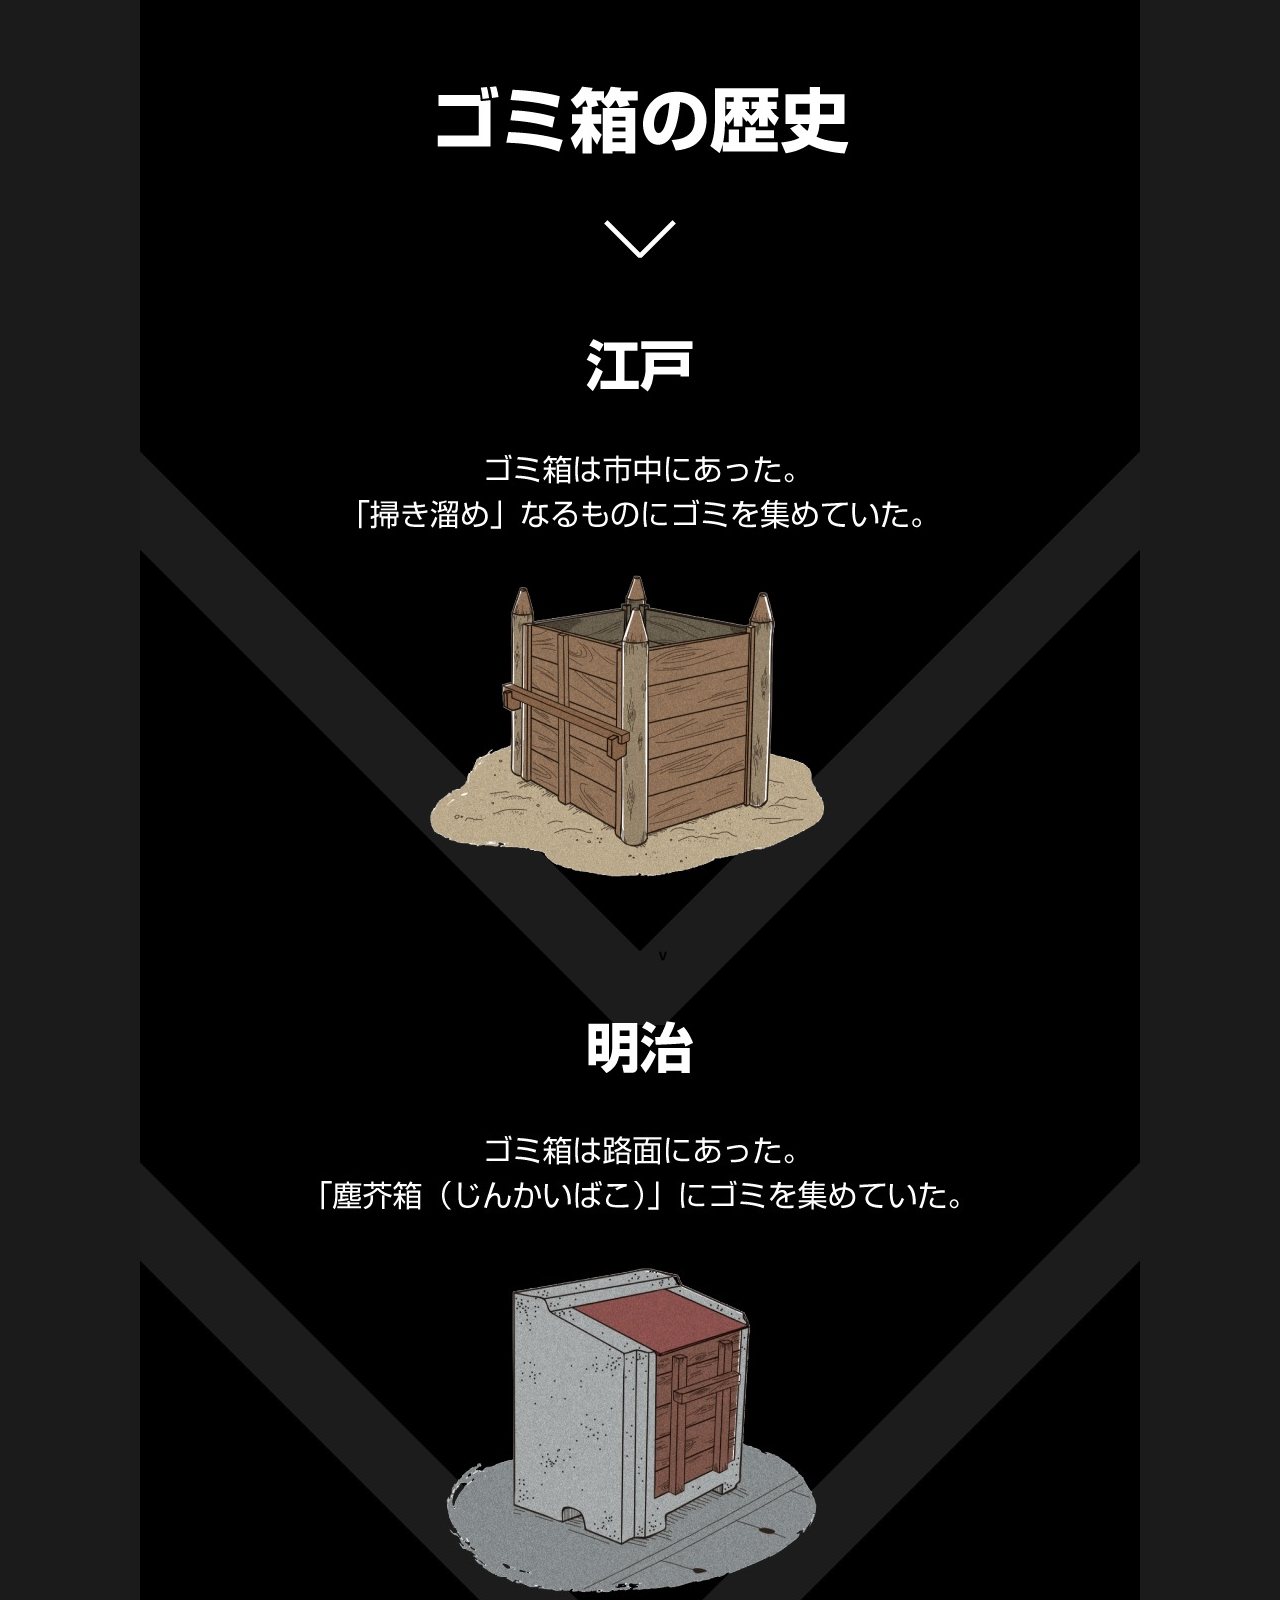
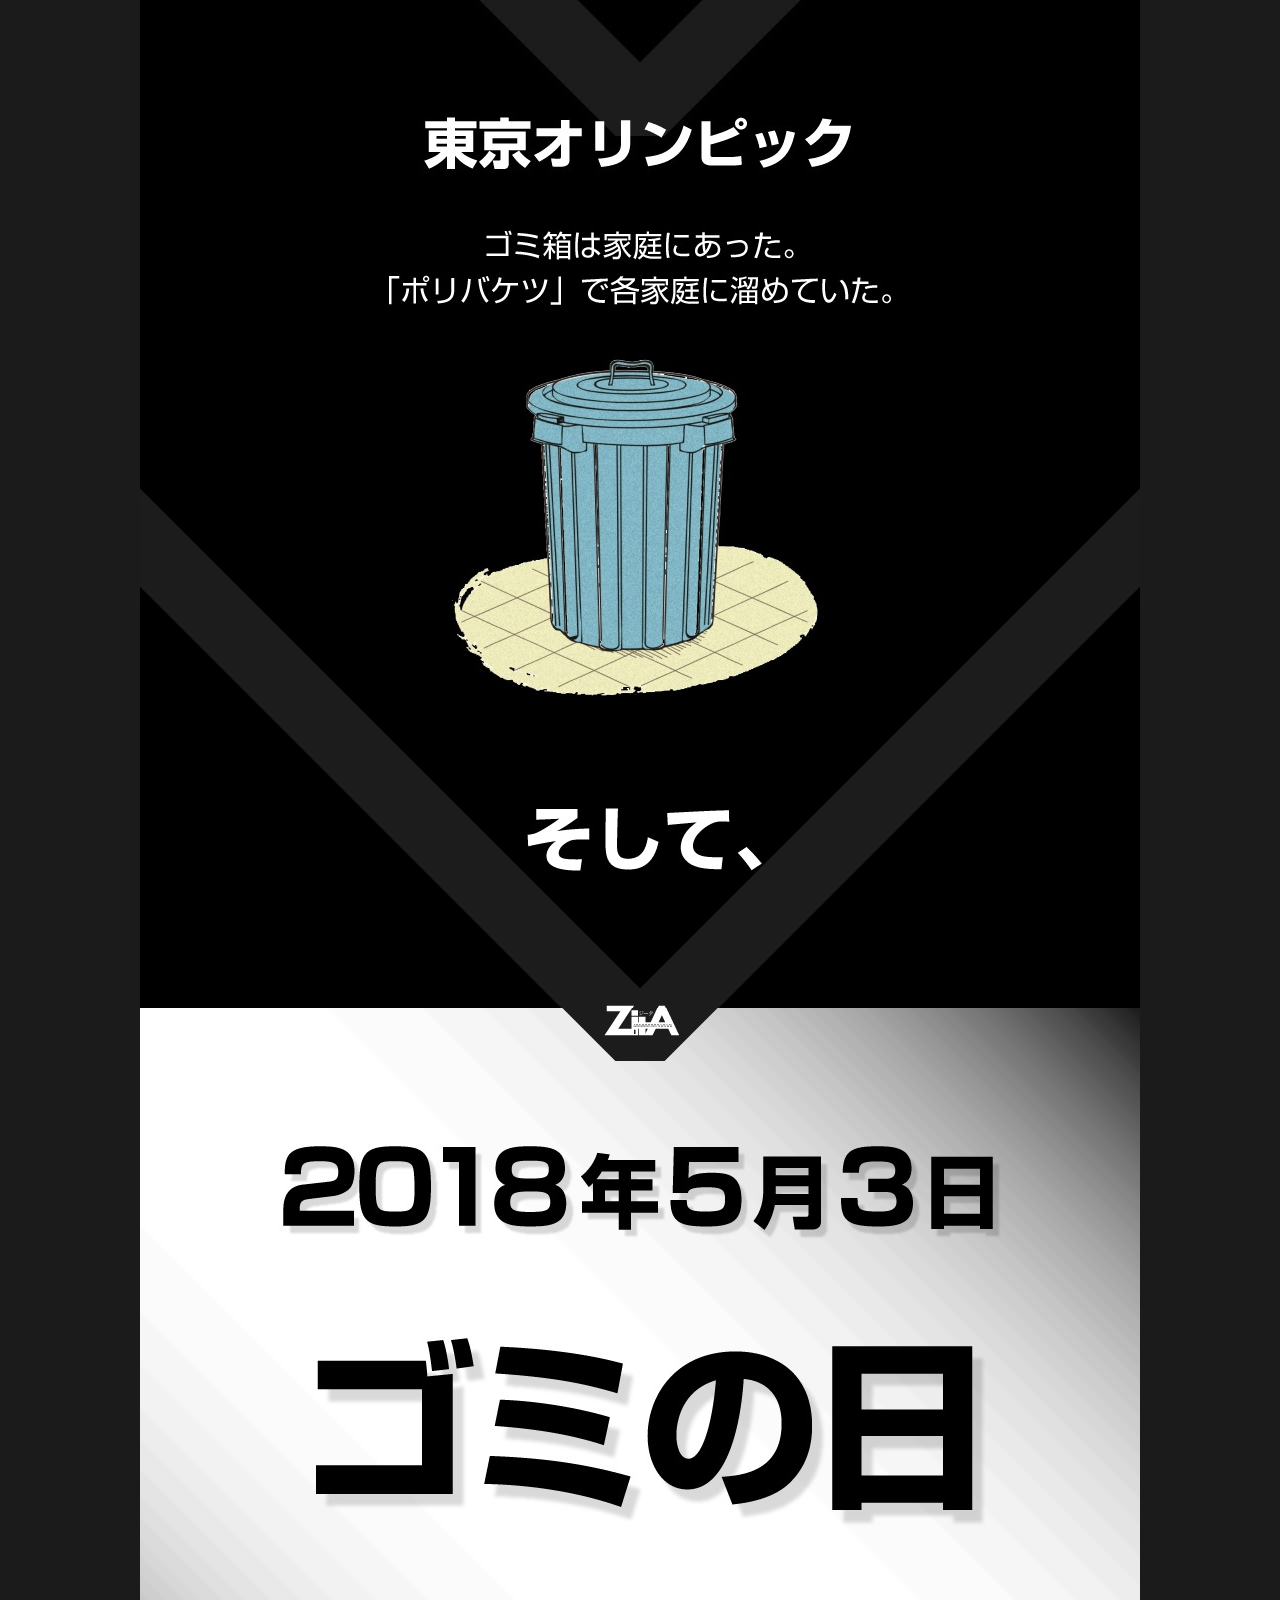
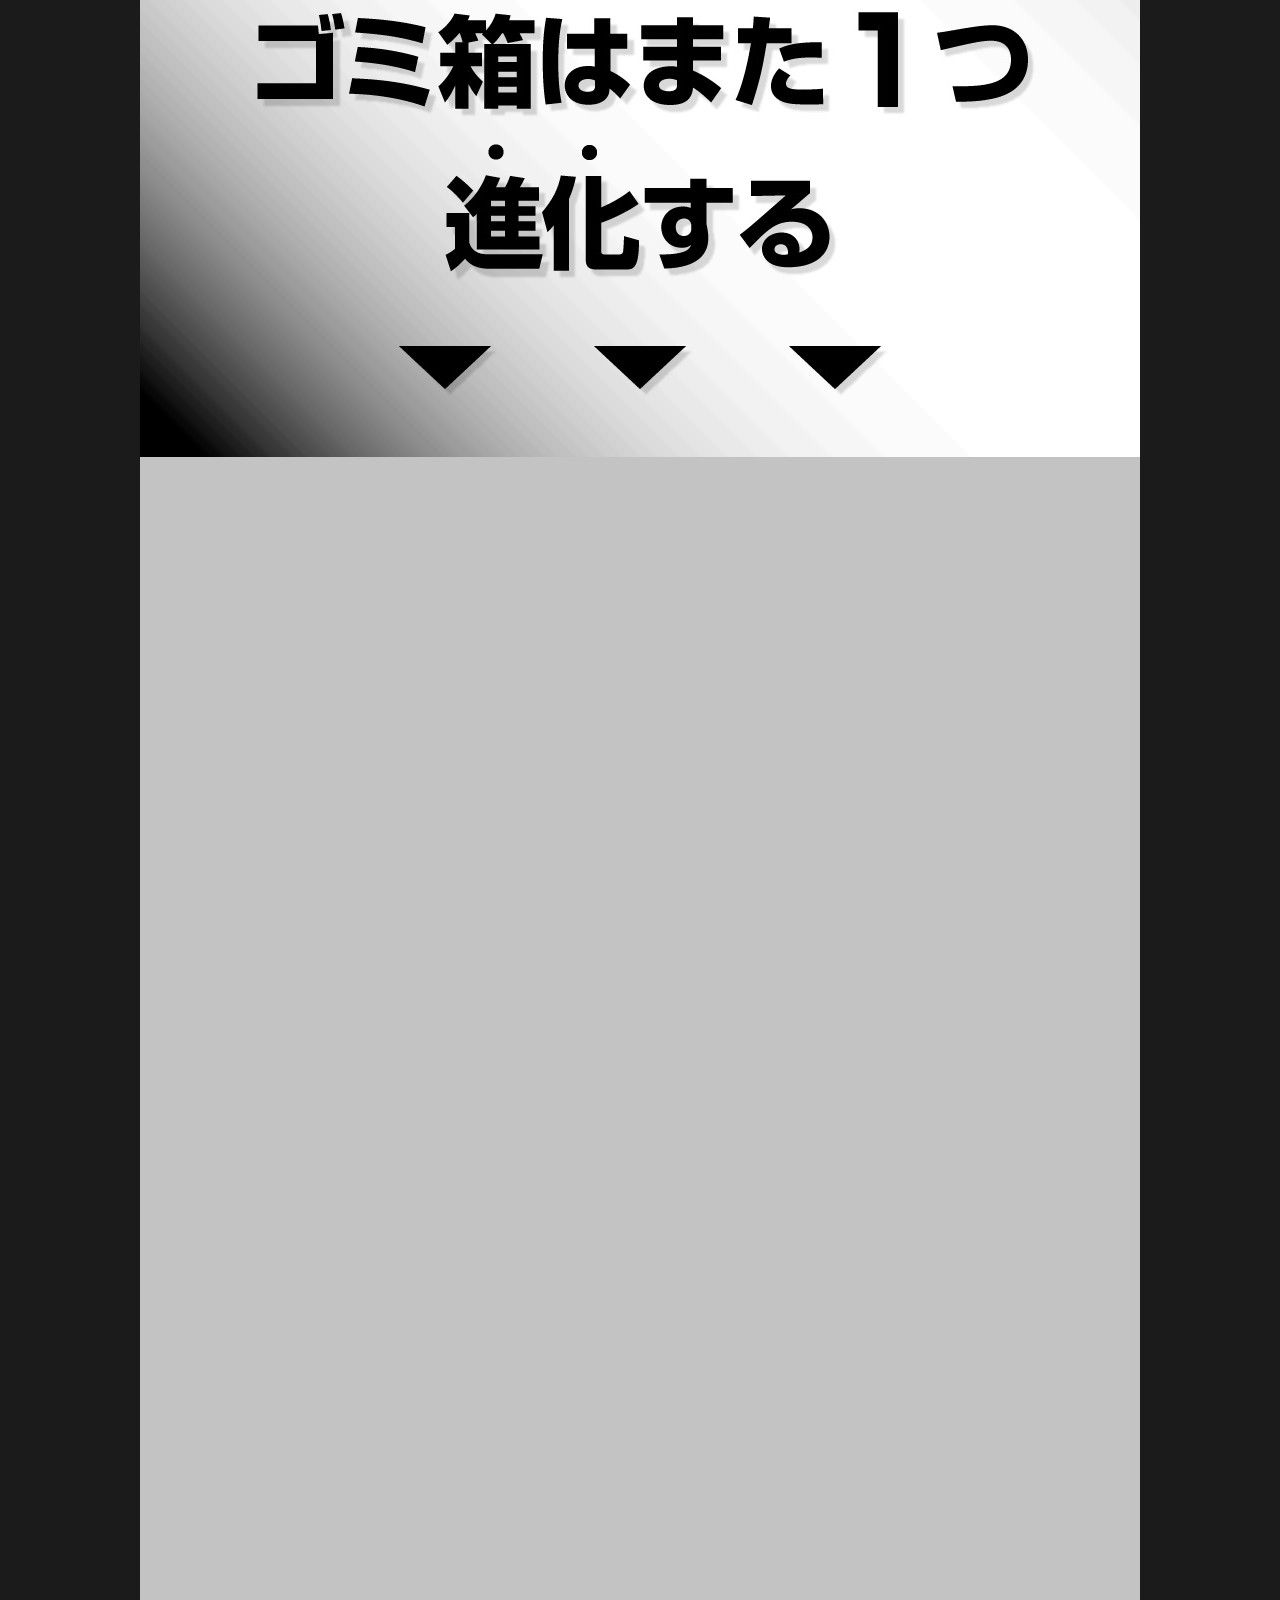
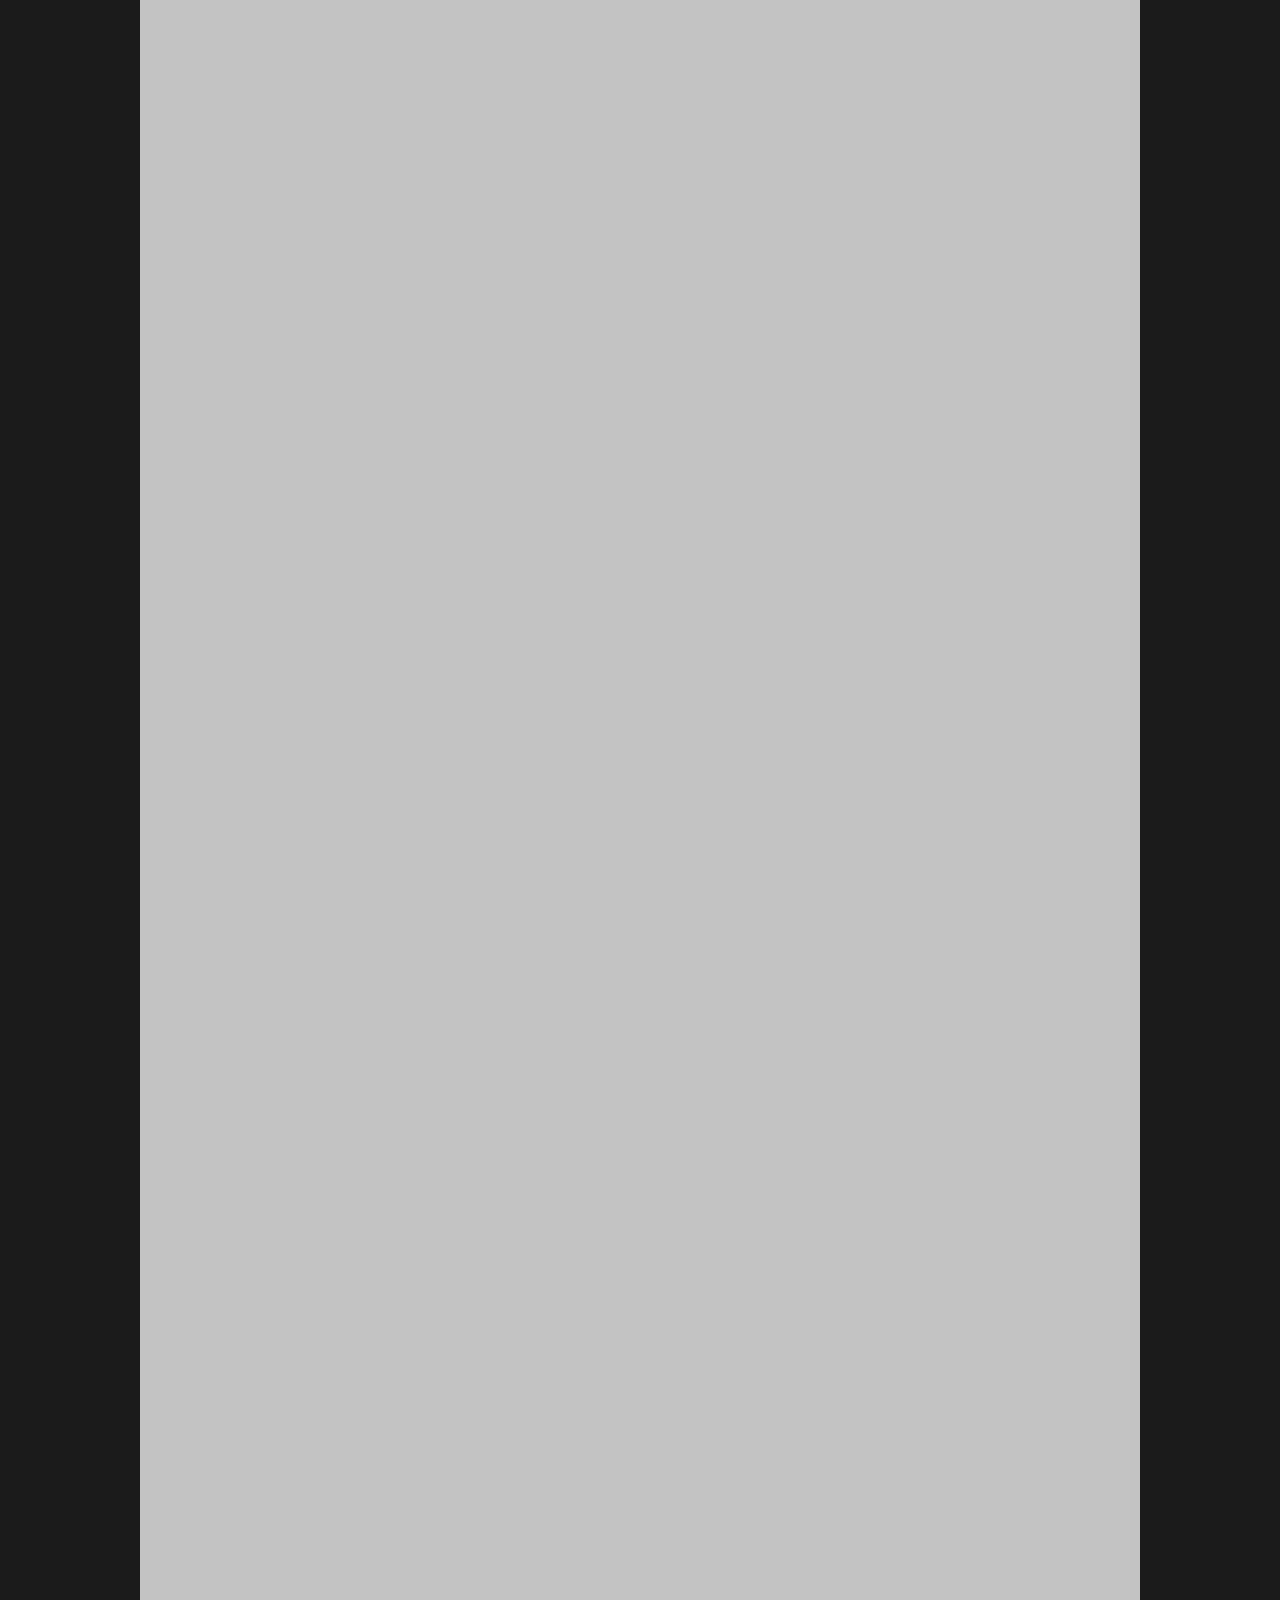
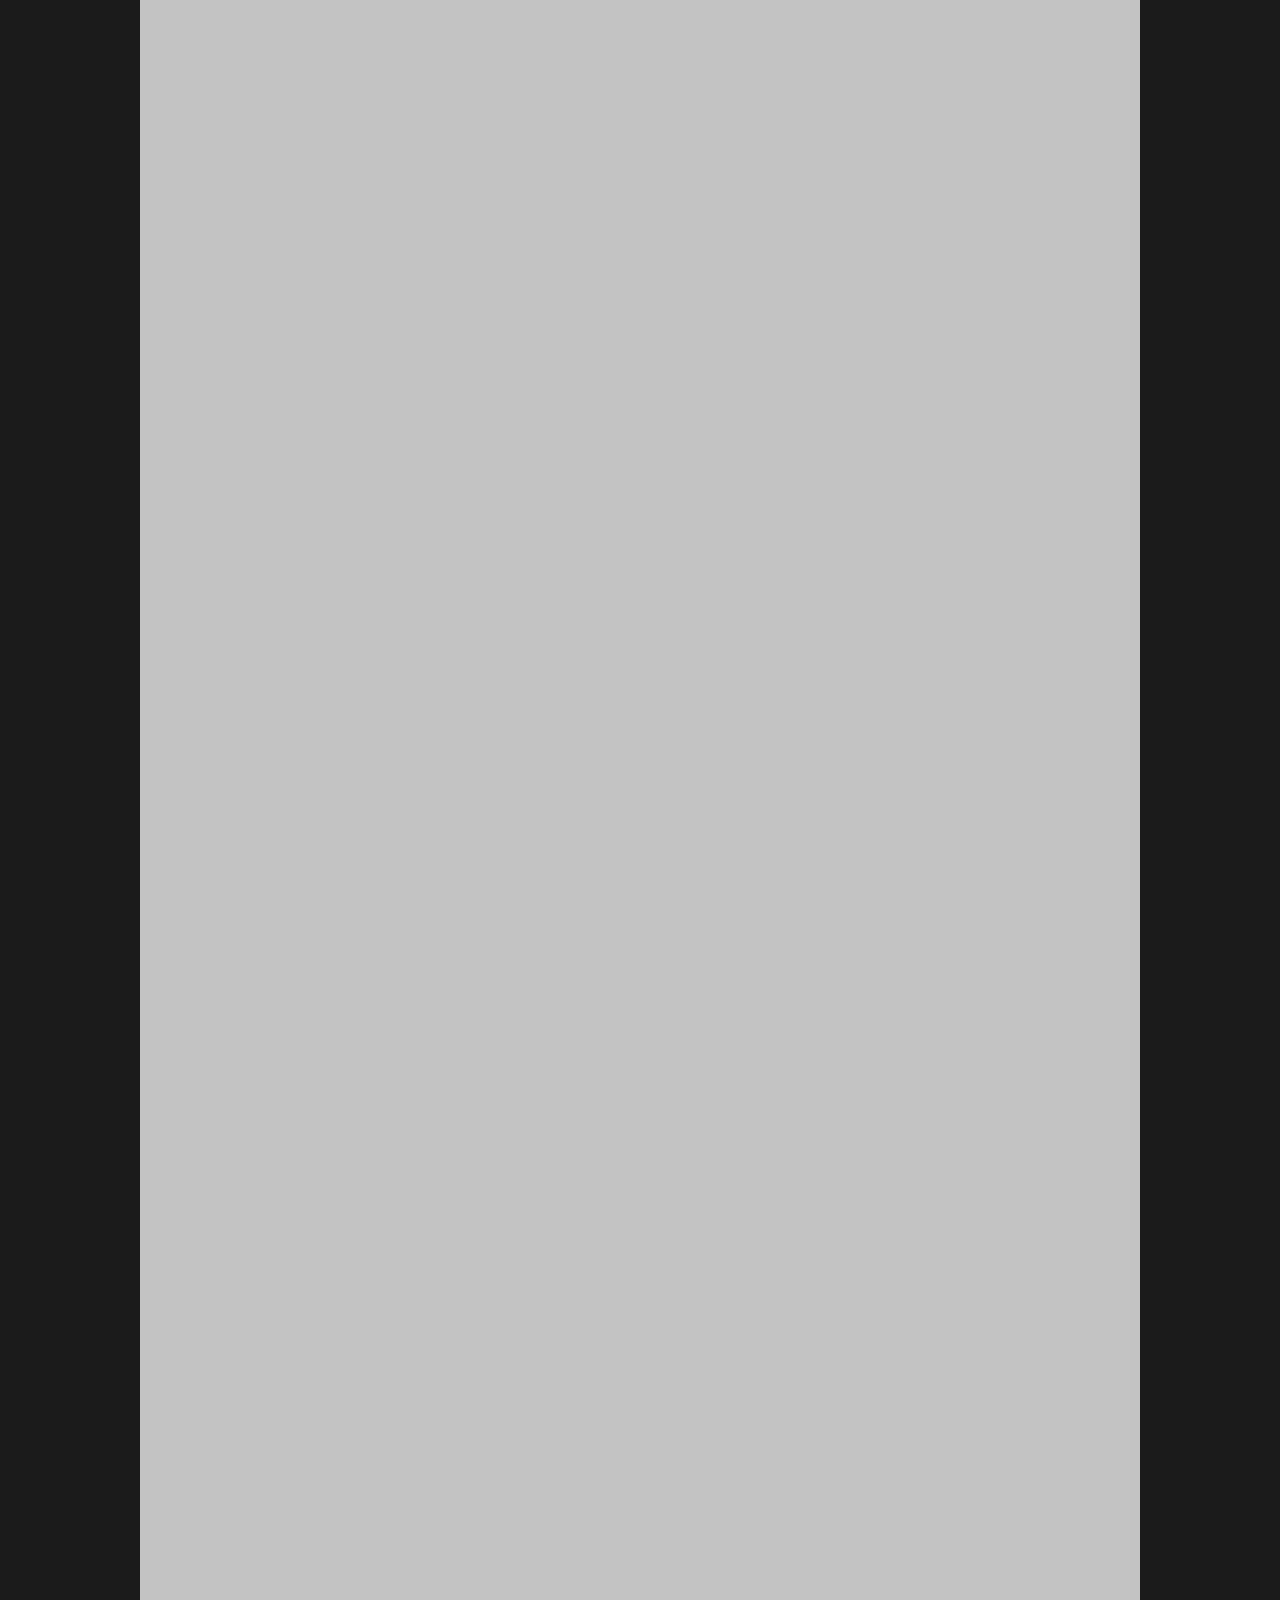
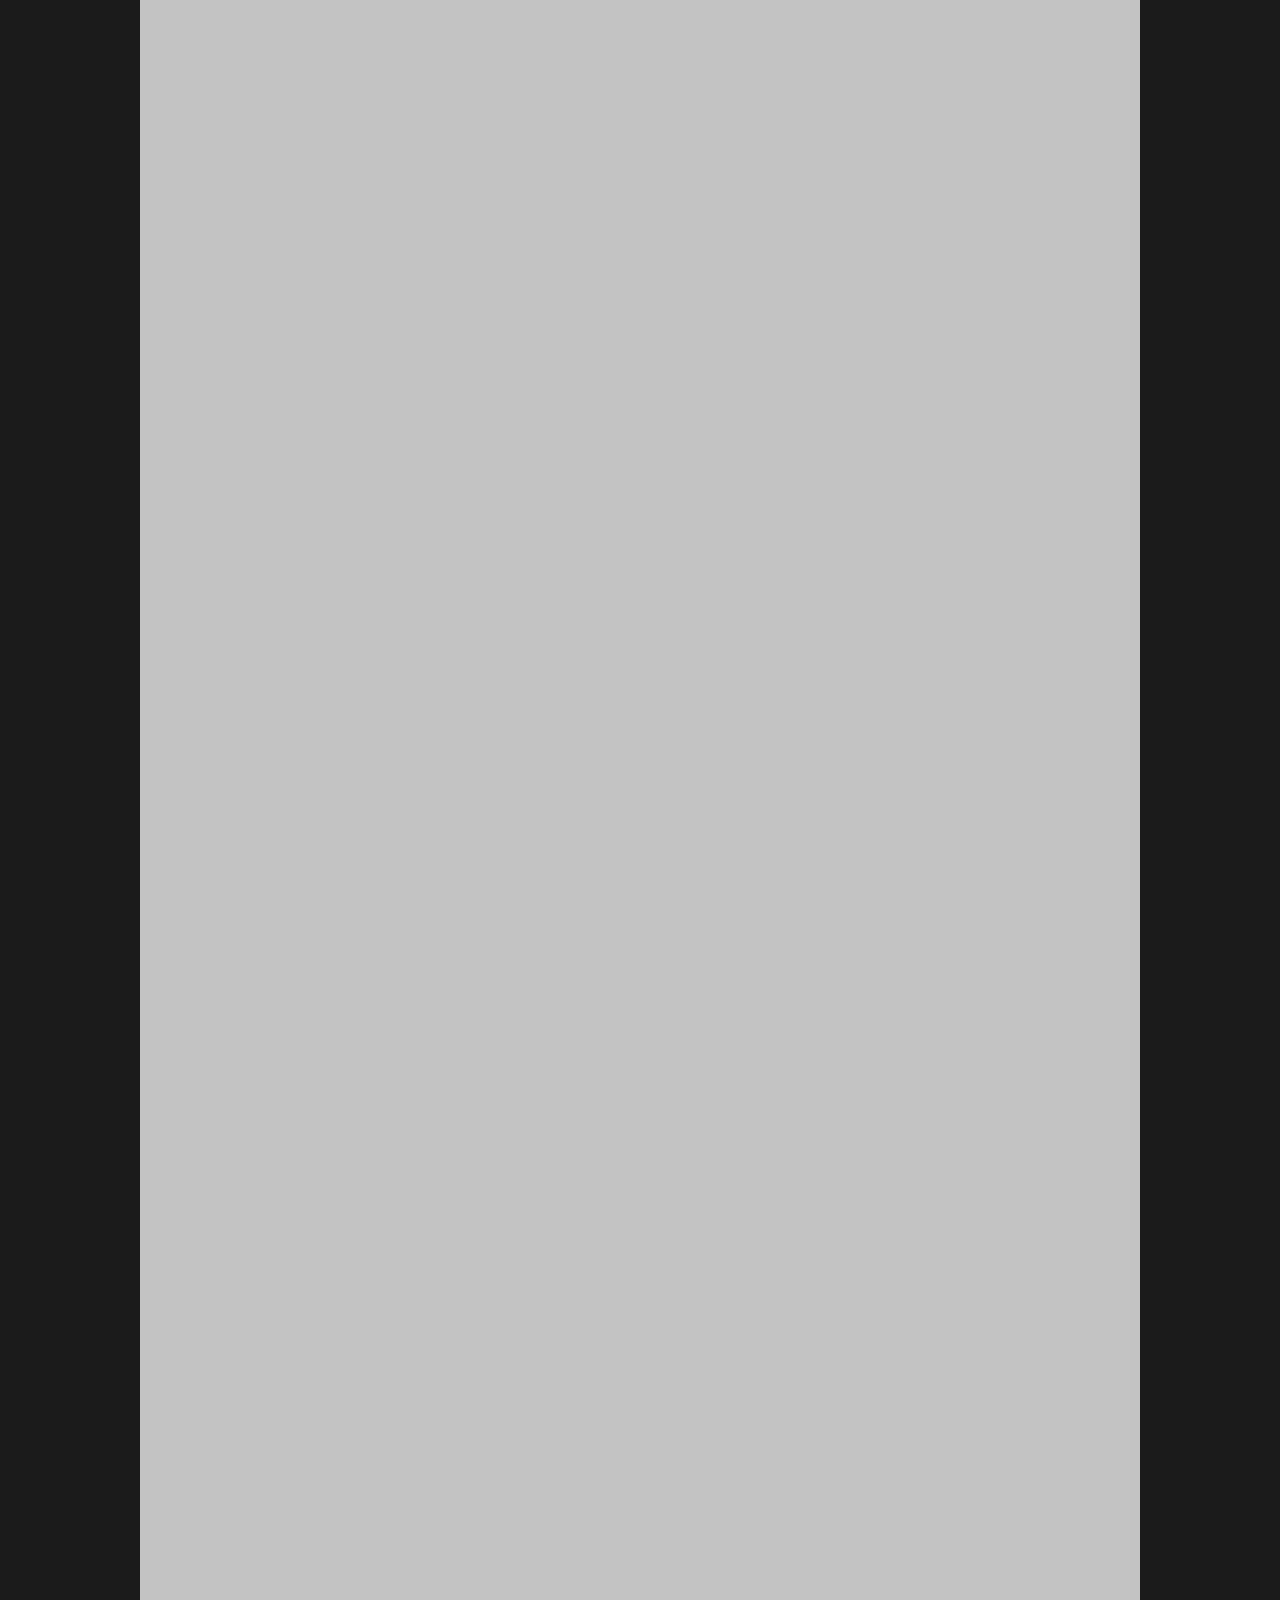
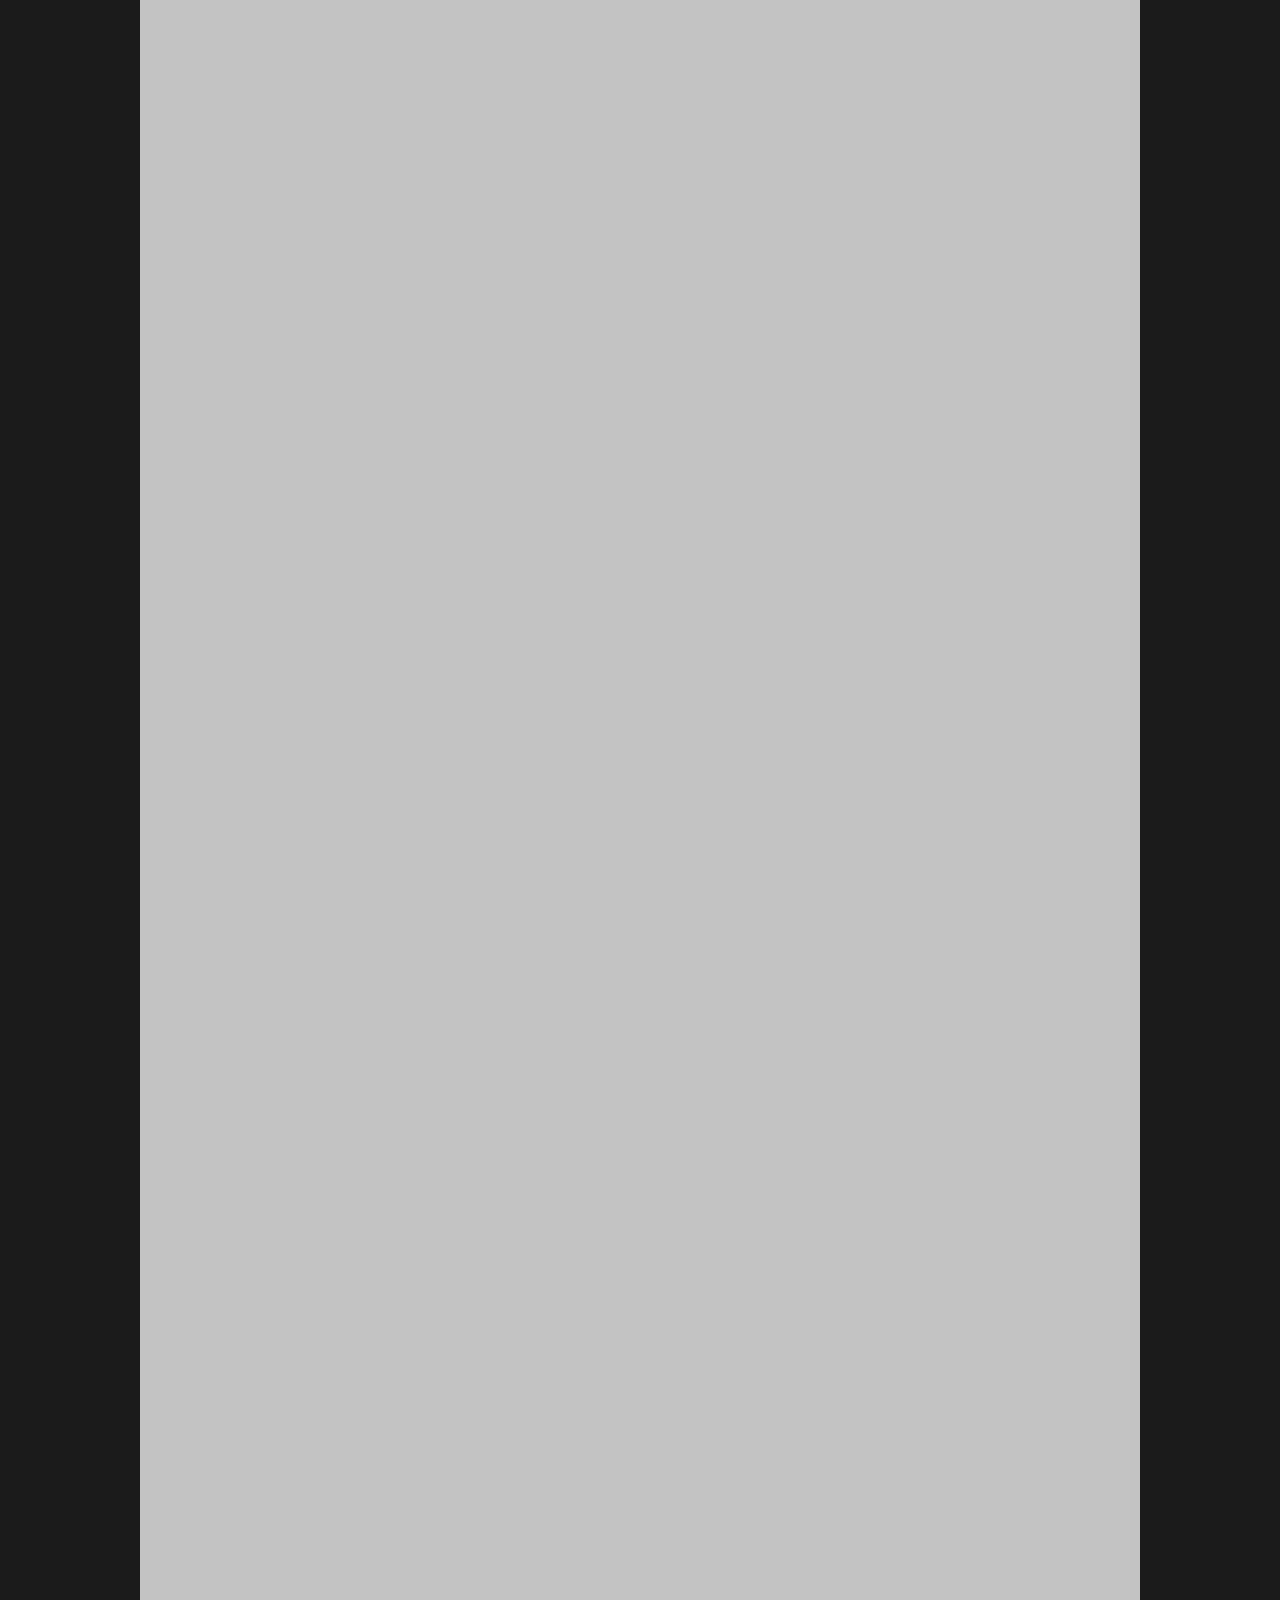
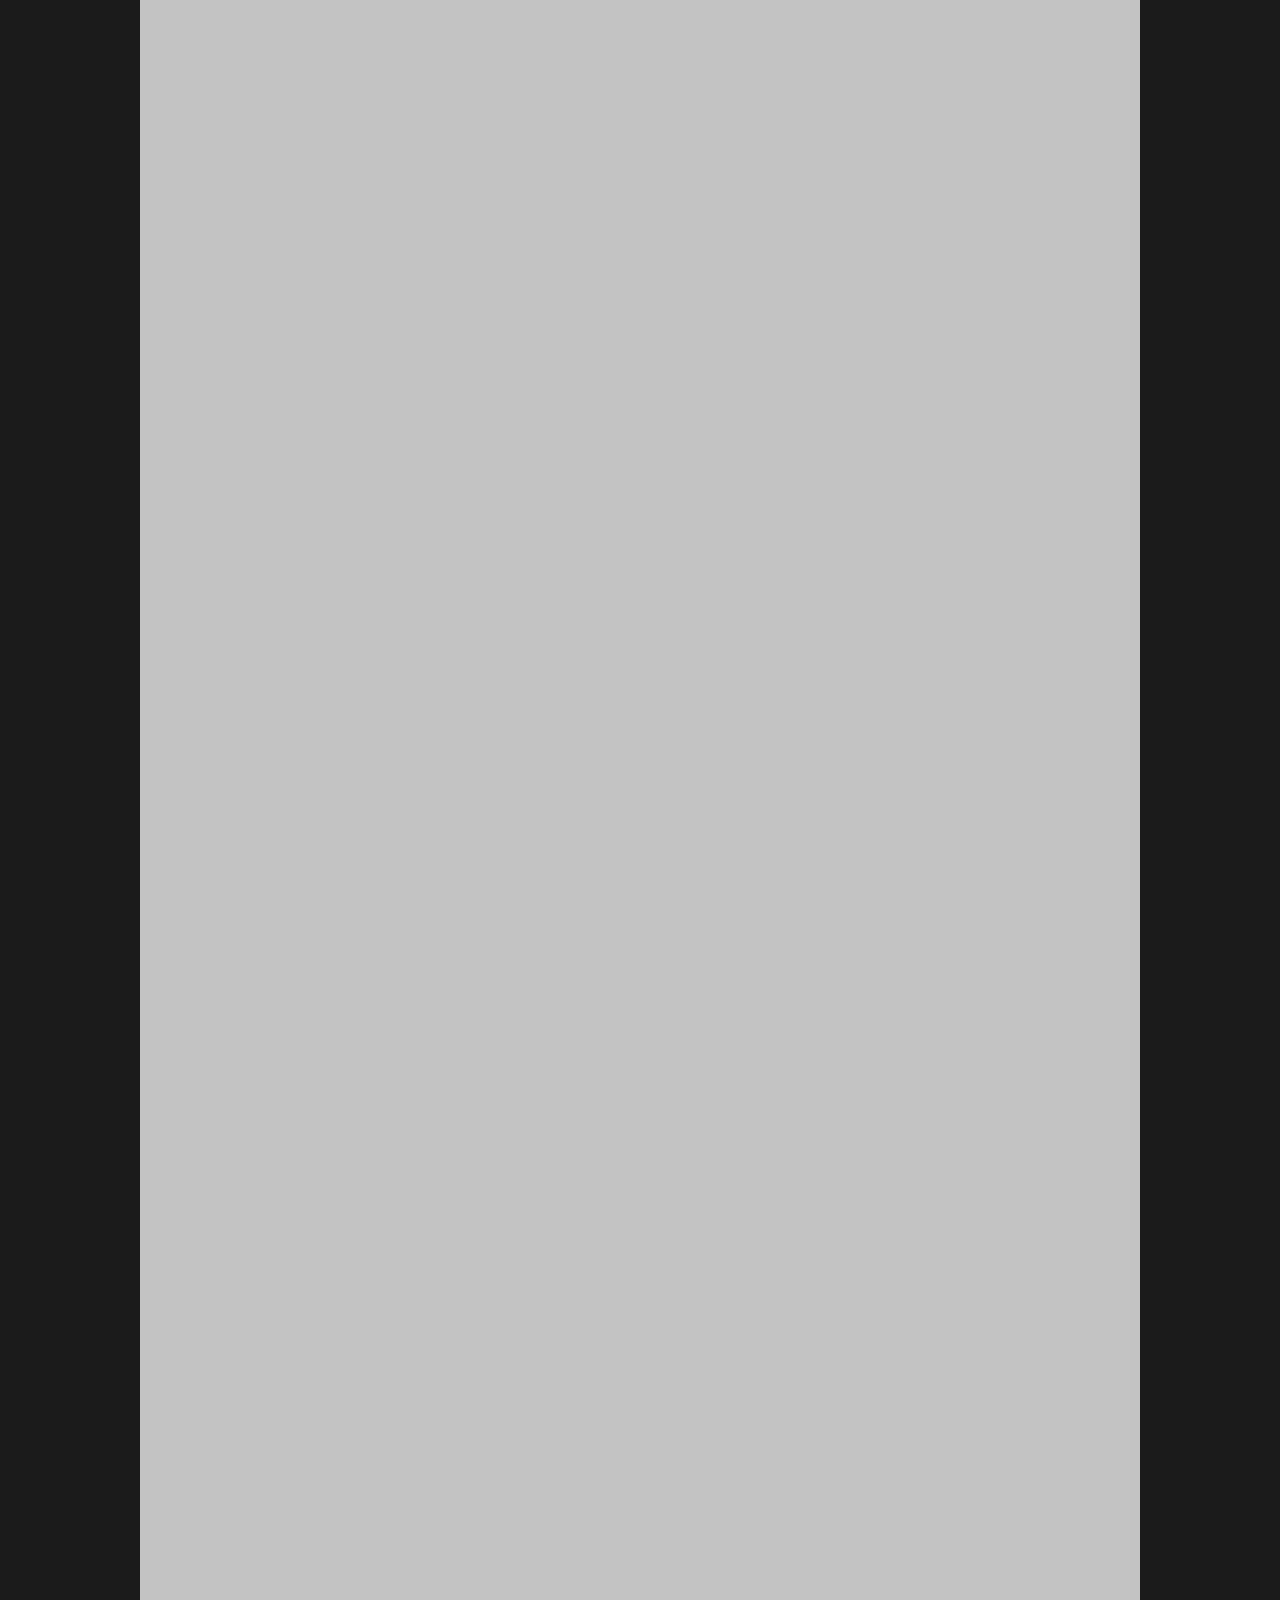
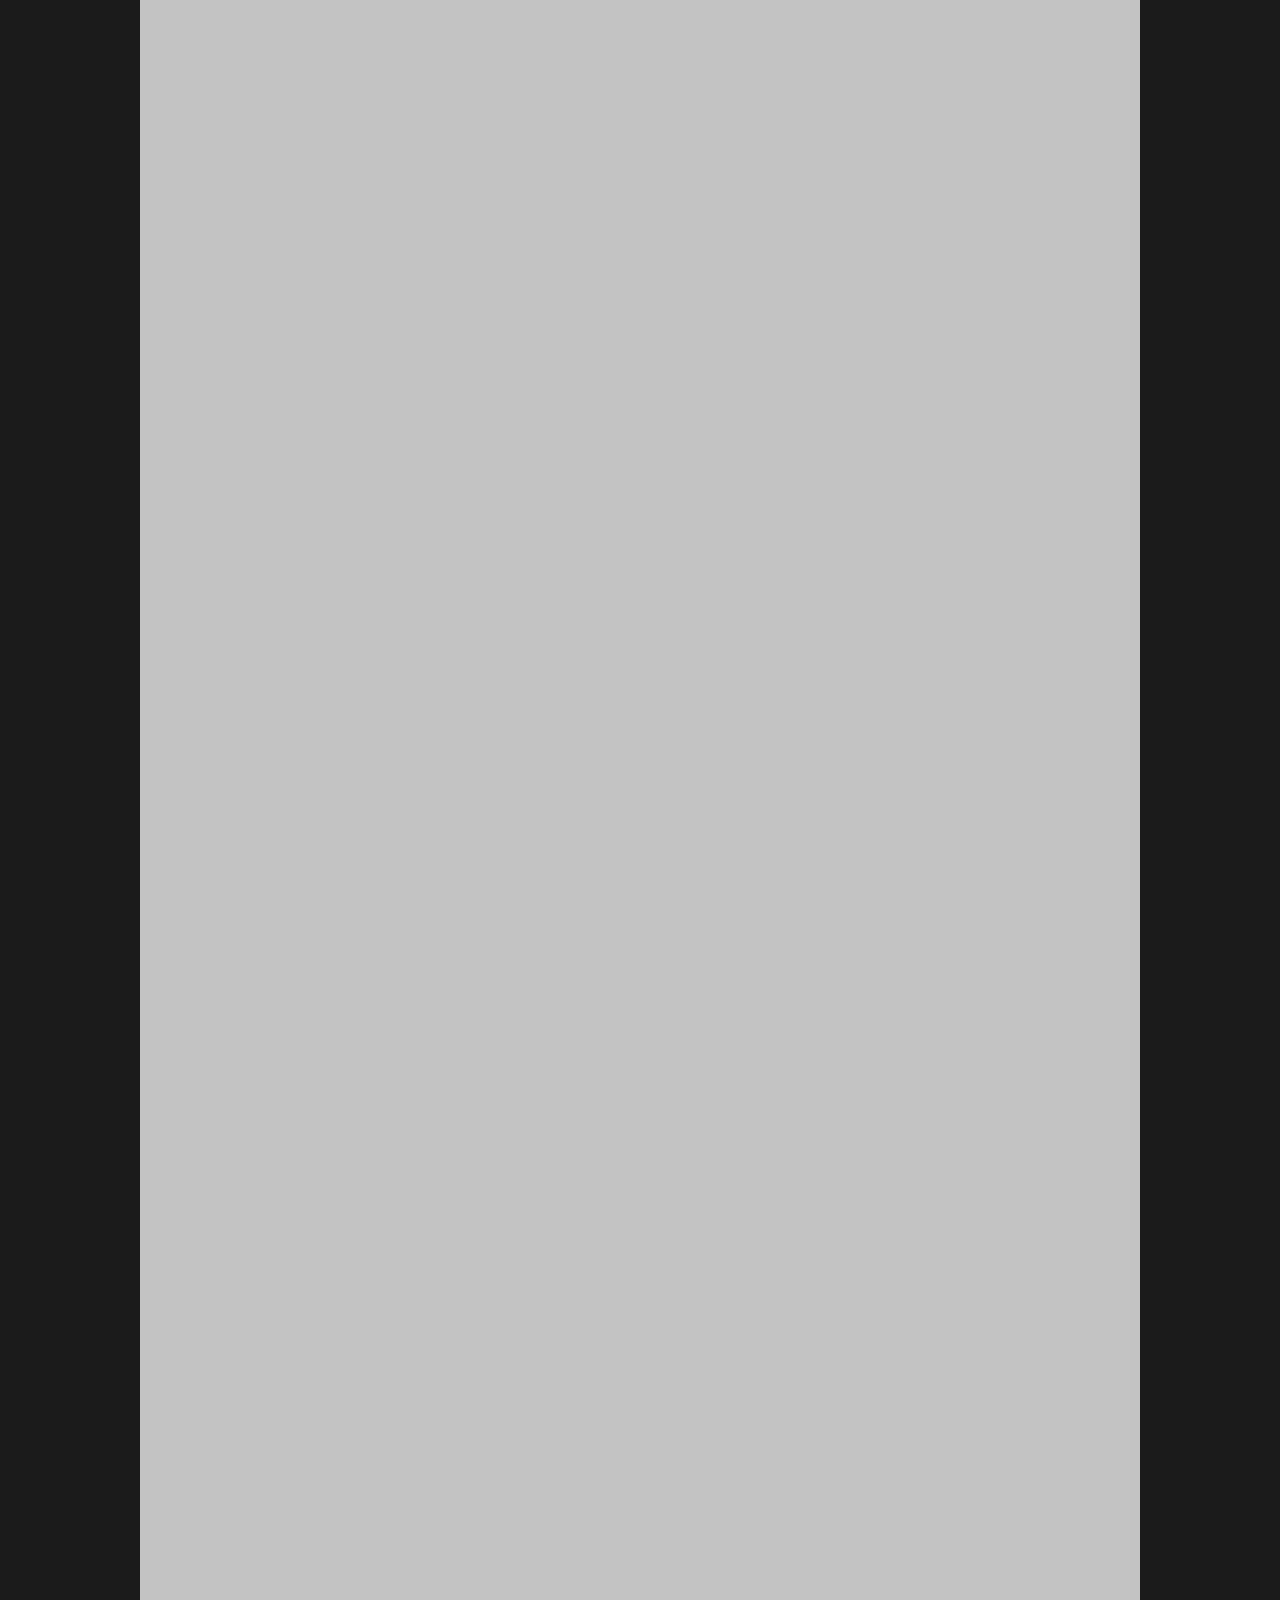
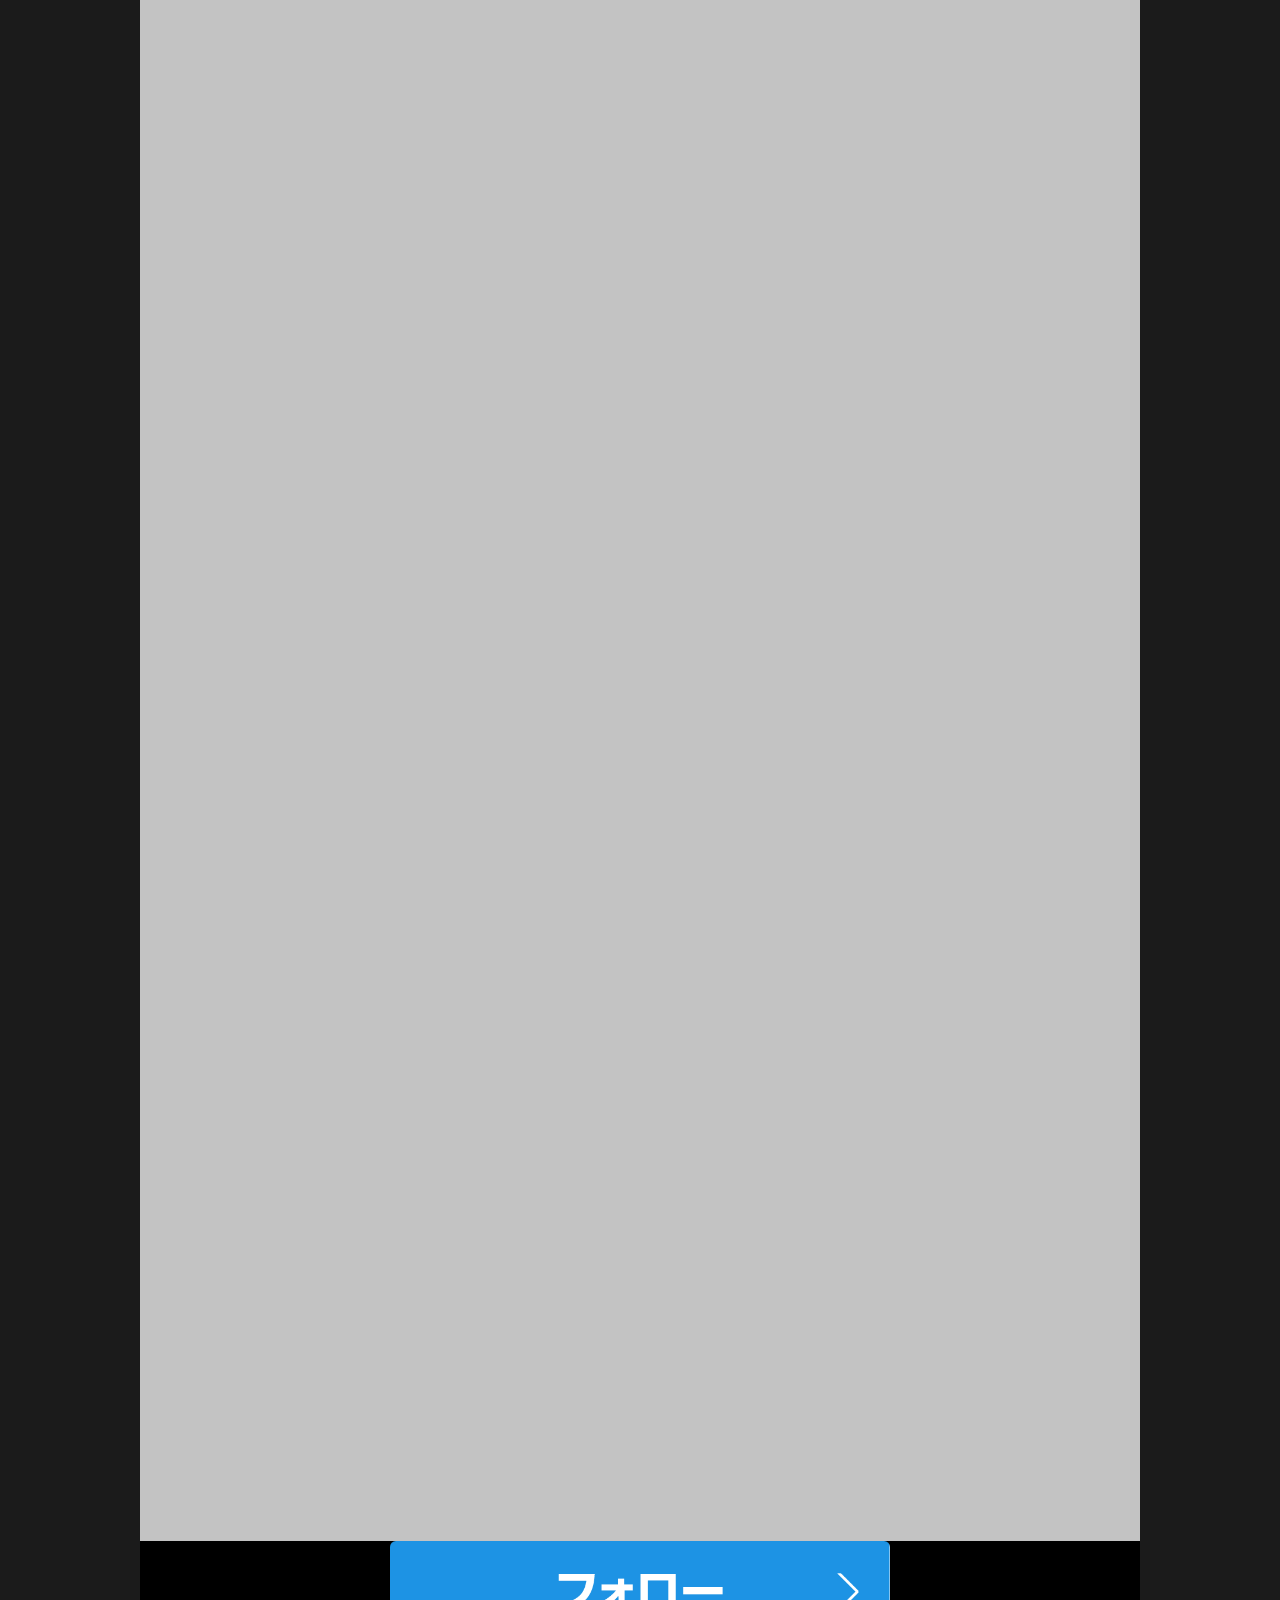
<file: html/index.html>
﻿
<!DOCTYPE html>
<html>
<head>
<meta charset="utf-8">
<title>ZitAキャンペーン</title>
<link rel="stylesheet" href="../css/style.css">
</head>
<body>
<div class="main_area">
	<div>
		<img class="lazy imgHeight" src="../img/bg1.jpg">
		<img class="lazy imgHeight" src="../img/bg2.jpg">
		<img class="lazy imgHeight" src="../img/bg3.jpg">
		<img class="lazy imgHeight" src="../img/bg4.jpg">
		<img class="lazy imgHeight" data-original="../img/bg5.jpg" >
		<img class="lazy imgHeight" data-original="../img/bg6.jpg" >
		<img class="lazy imgHeight" data-original="../img/bg7.jpg" >
		<img class="lazy imgHeight" data-original="../img/bg8.jpg" >
		<img class="lazy imgHeight" data-original="../img/bg9.jpg" >
		<img class="lazy imgHeight" data-original="../img/bg10.jpg" >
		<img class="lazy imgHeight" data-original="../img/bg11.jpg" >
		<img class="lazy imgHeight" data-original="../img/bg12.jpg" >
		<img class="lazy imgHeight" data-original="../img/bg13.jpg" >
		<img class="lazy imgHeight" data-original="../img/bg14.jpg" >
		<img class="lazy imgHeight" data-original="../img/bg15.jpg" >
		<img class="lazy imgHeight" data-original="../img/bg16.jpg" >
		<div class="" id="blue"></div>
		<img class="lazy" style="height:296px" data-original="../img/bg17_1.jpg" >
		<div class="bg_black center">
			<input type="button" class="btn_blue"></input>
		</div>
		<img class="lazy" style="height:132px" data-original="../img/bg17_2.jpg" >
		<div class="" id="green"></div>
		
		<img class="lazy" style="height:260px" data-original="../img/bg18_1.jpg" >
		<div class="bg_black center">
			<input type="button" class="btn_green"></input>
		</div>
		<img class="lazy" style="height:130px" data-original="../img/bg18_2.jpg" >
		<div class="" id="red"></div>
		<img class="lazy" style="height:180px" data-original="../img/bg19_1.jpg" >
		<div class="bg_black center">
			<input type="text" class="mail" placeholder="メールアドレスを入力"></input>
		</div>
		<img class="lazy" style="height:131px" data-original="../img/bg19_2.jpg" >
		<div class="bg_black center">
			<input type="button" class="btn_red" ></input>
		</div>
		<img class="lazy" data-original="../img/bg19_3.jpg" >

		<img class="lazy" data-original="../img/bg20_1.jpg" >
		<img class="lazy" data-original="../img/bg20_2.jpg" >
		<div class="btn_area center">
			<input type="button" class="btn blue guide"></input>
			<input type="button" class="btn green guide"></input>
			<input type="button" class="btn red guide"></input>
		</div>
</div>

<script src="../js/jquery-3.3.1.min.js"></script>
<script src="../js/jquery.lazyload.min.js"></script>
<script>
$(document).ready(function(){

	$("img.lazy").lazyload({ threshold :700});

	$("input.blue.guide").click(function(){
		$("html,body").animate({scrollTop:$("#blue").offset().top},3000);
	});

	$("input.green.guide").click(function(){
		$("html,body").animate({scrollTop:$("#green").offset().top},3000);
	});

	$("input.red.guide").click(function(){
		$("html,body").animate({scrollTop:$("#red").offset().top},3000);
	});
	
	$(".btn_blue").click(function(){
		// Twitterページ
		window.location.href="https://twitter.com/sakuradome";
	});
	$(".btn_green").click(function(){
		// LINEリンク
		window.location.href="https://line.me/R/ti/p/%40hmm1172h";
	});

	$(".btn_red").click(function(){
		
	alert("APIを呼び出し待ち");
	//	$.ajax({
	//		url : "",
	//		data : "",
	//		async : false
	//		dataType : 'json',
	//		type : 'POST',
	//		headers : {
	//			Accept : 'application/json, text/plain, */*',
	//			'Content-Type' : 'application/json'
	//		},
	//		success : function(data) {
	//			//window.location.href="about:_blank";
	//		},
	//		error : function(jqXHR, textStatus, errorThrown) {
	//			//window.location.href = 'error.html';
	//			alert("登録異常です。");
	//		},
	//	});
		
	});
	
});
</script>
</body>
</html>
</file>
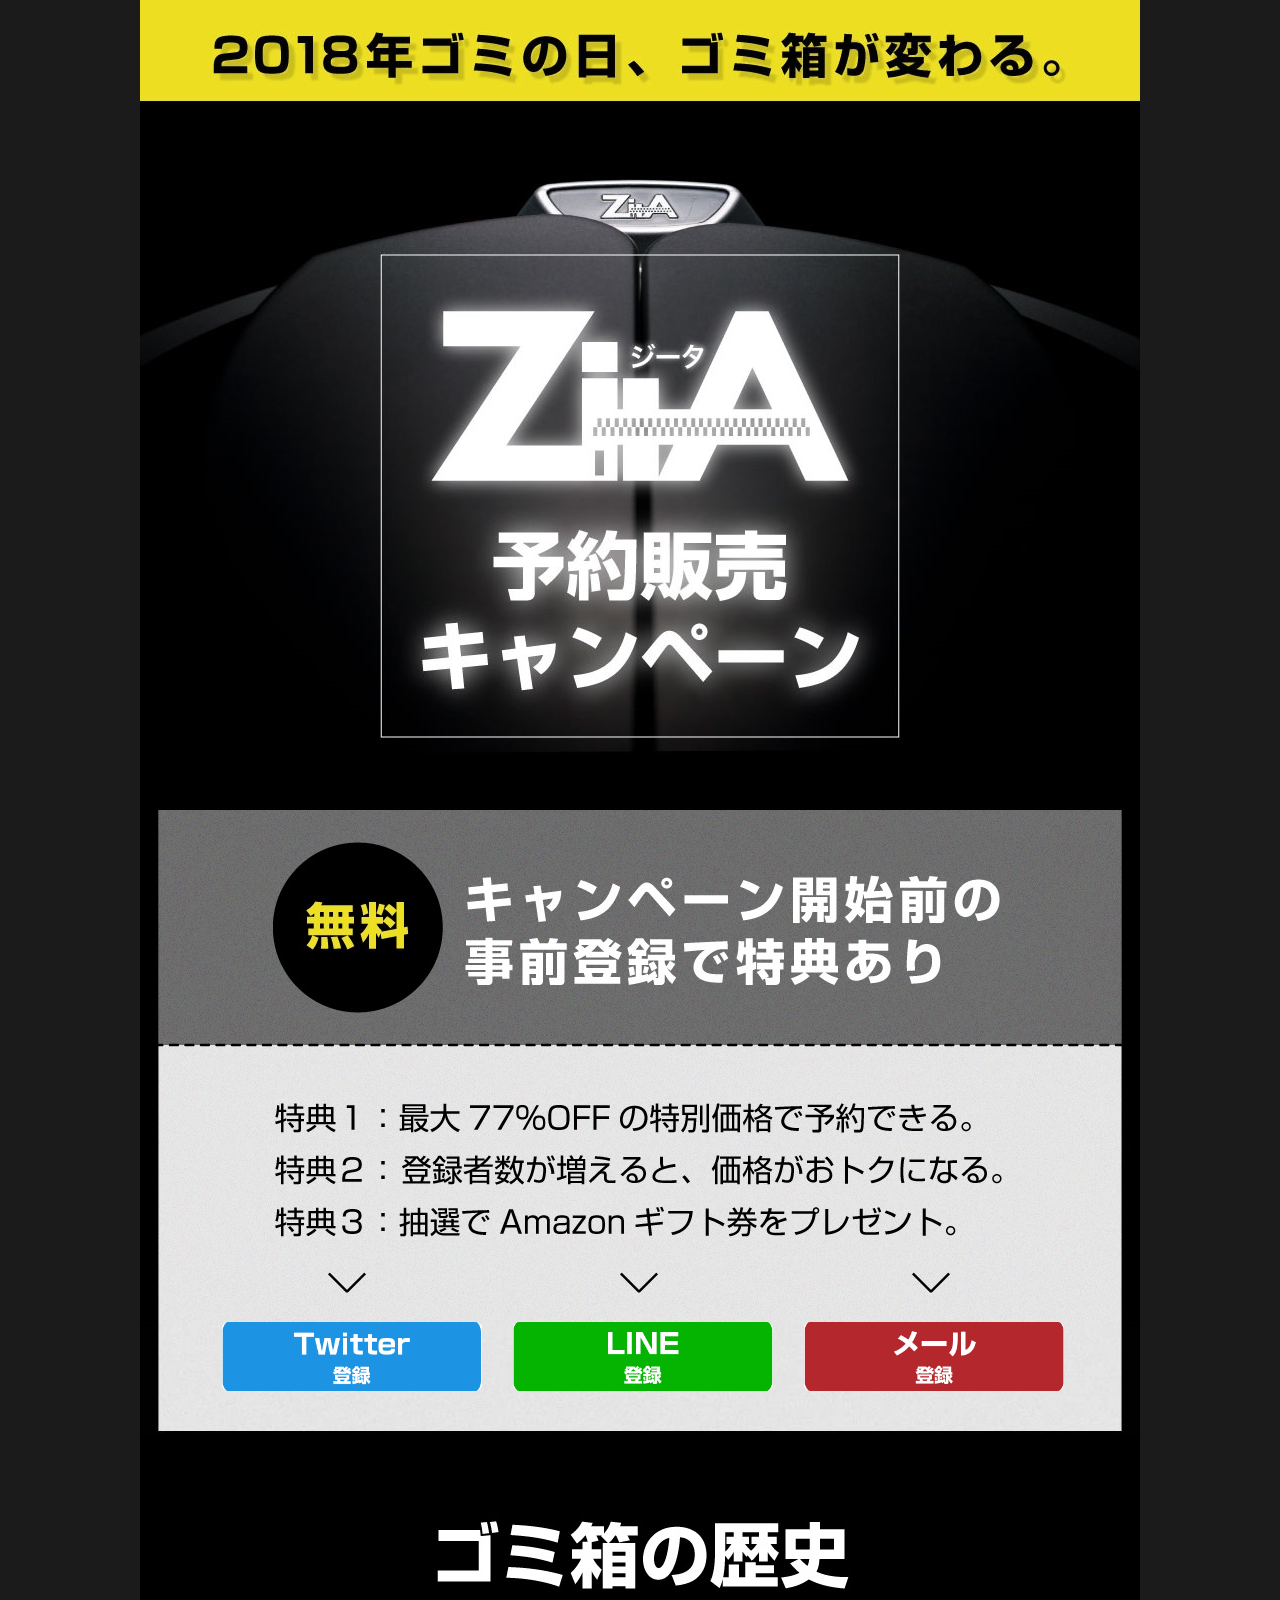
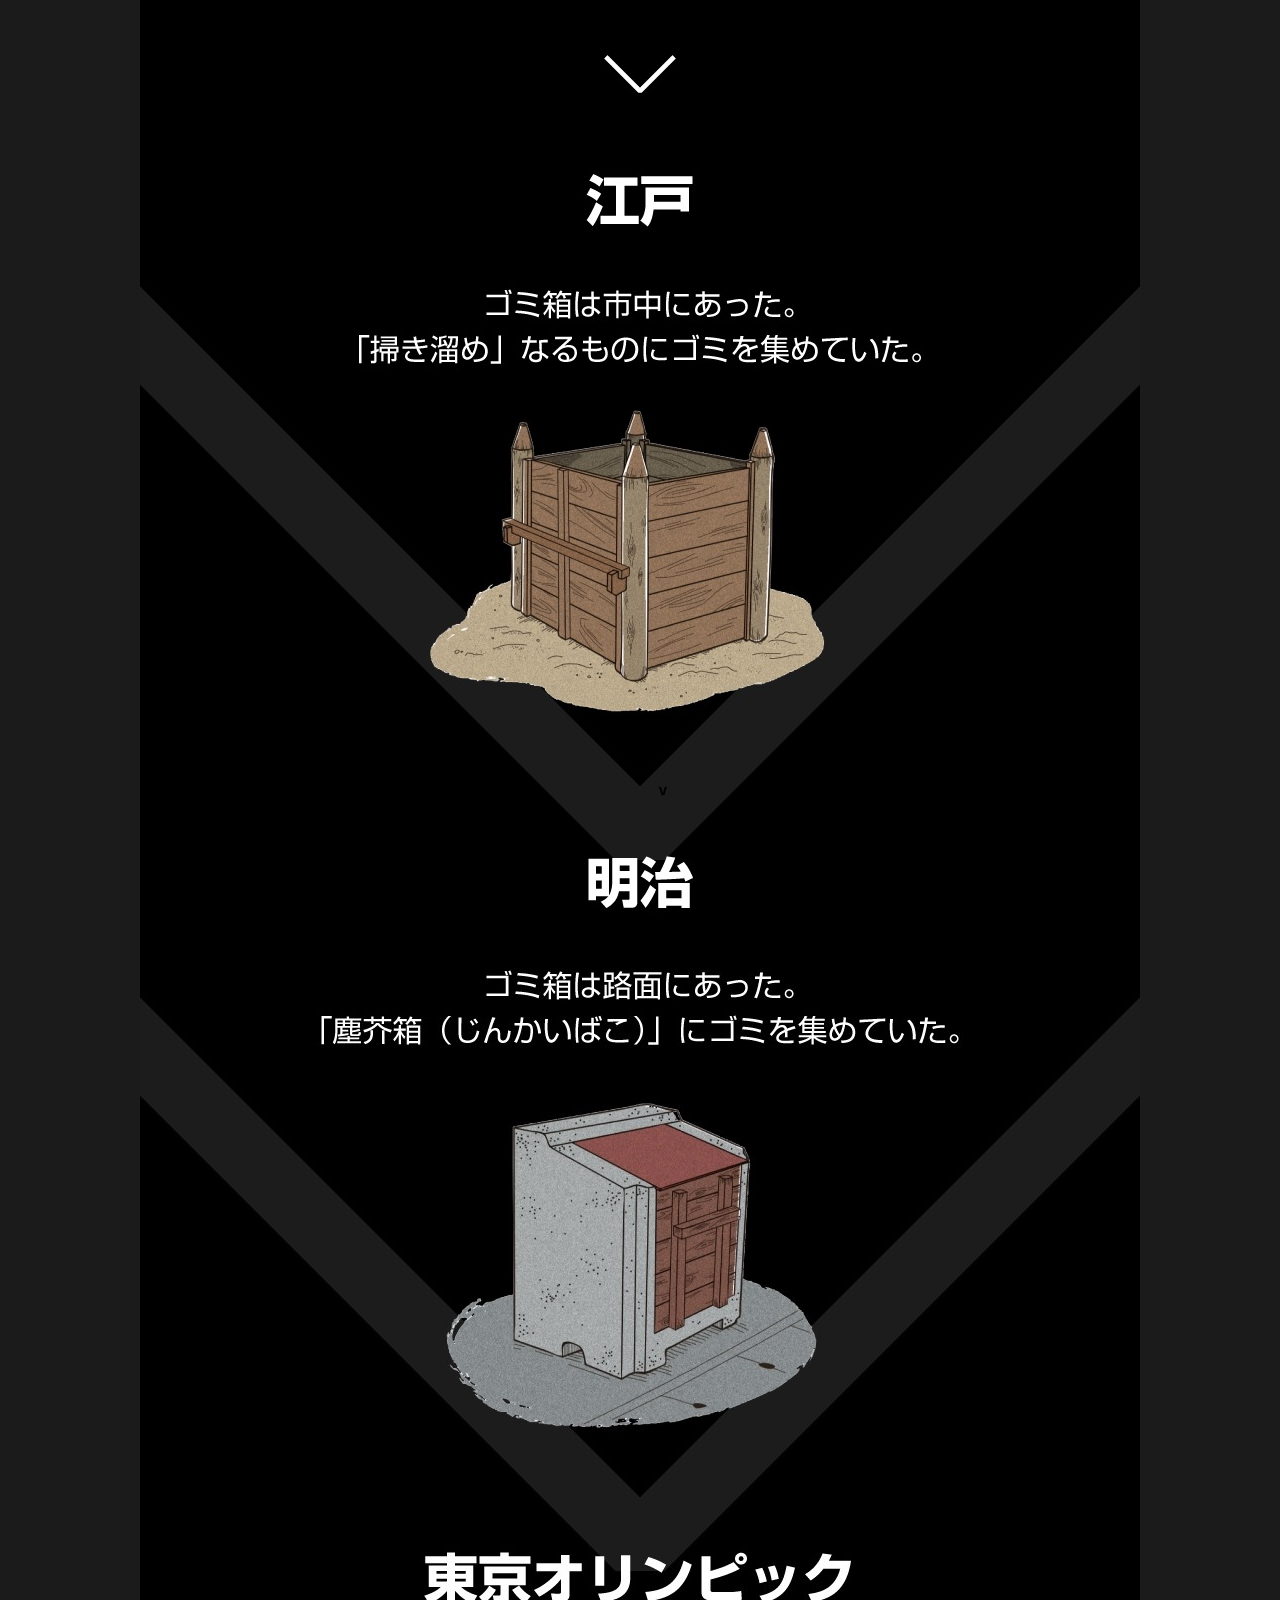
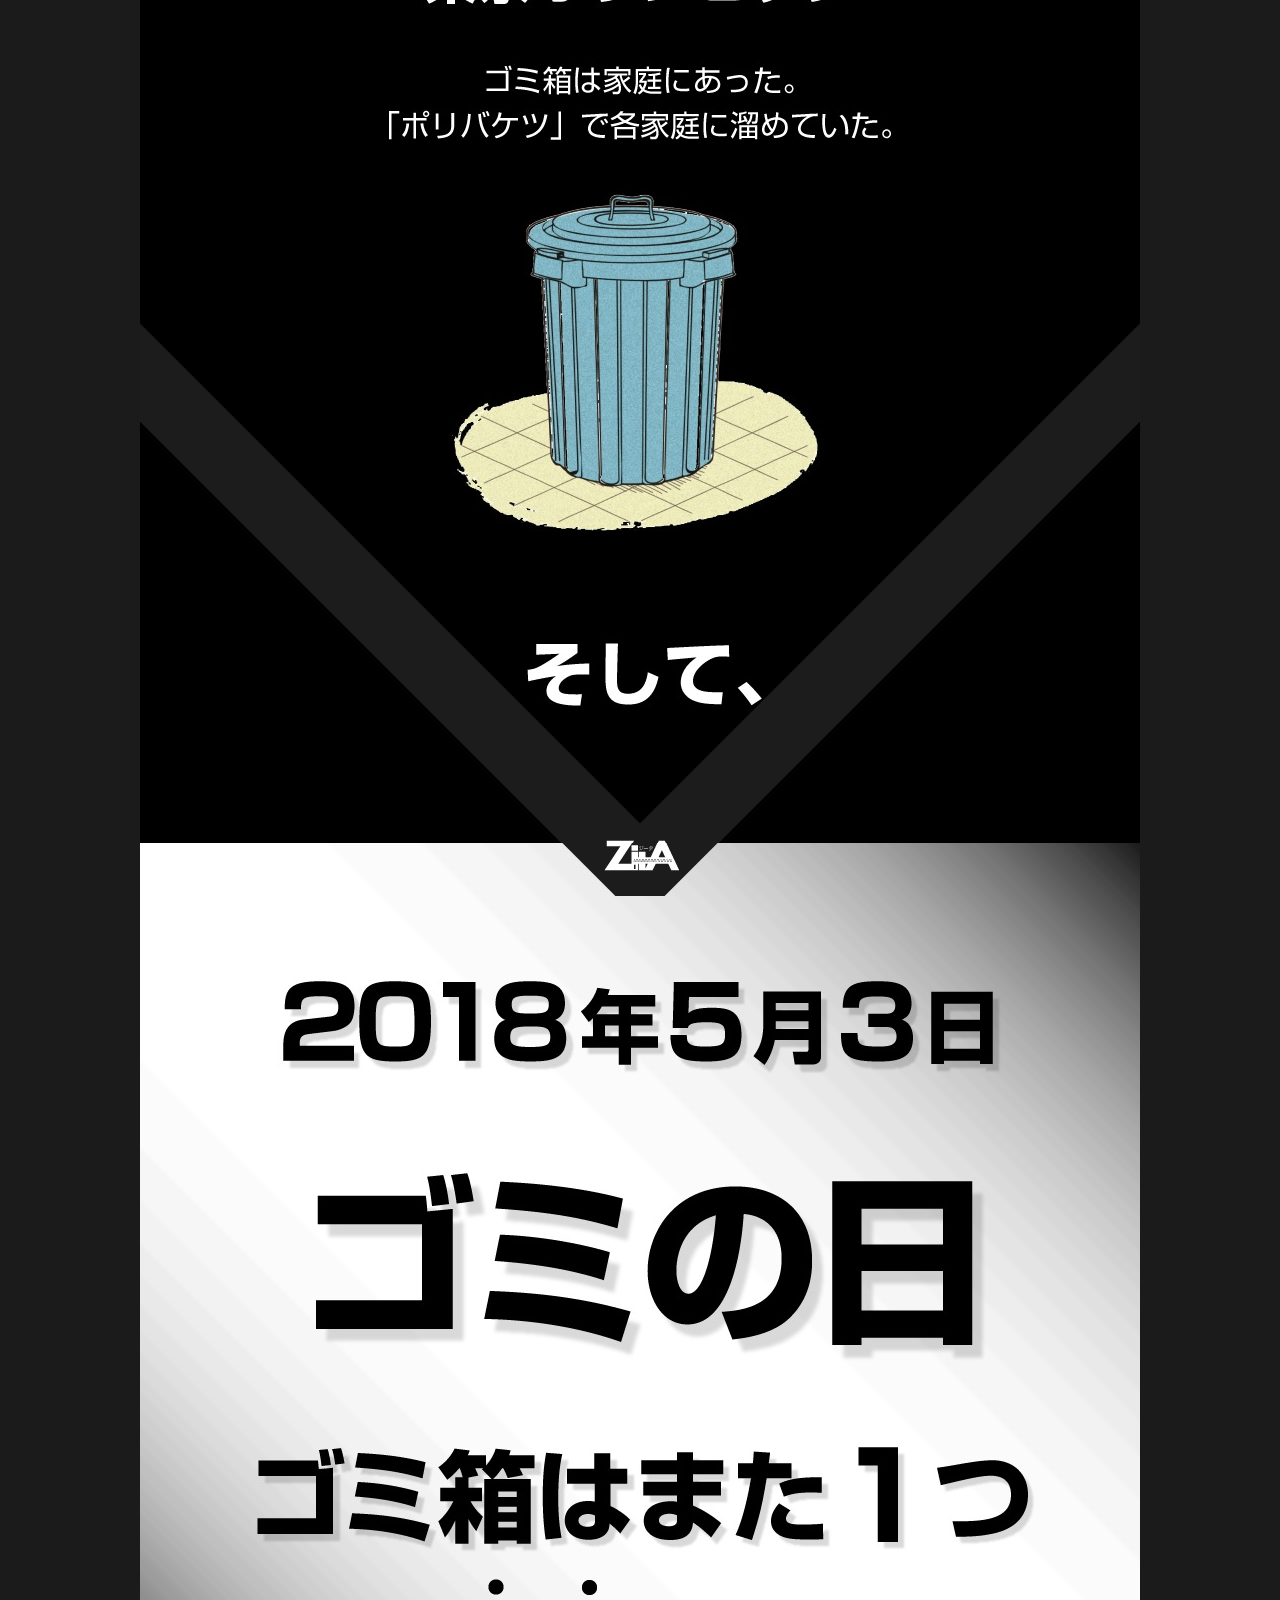
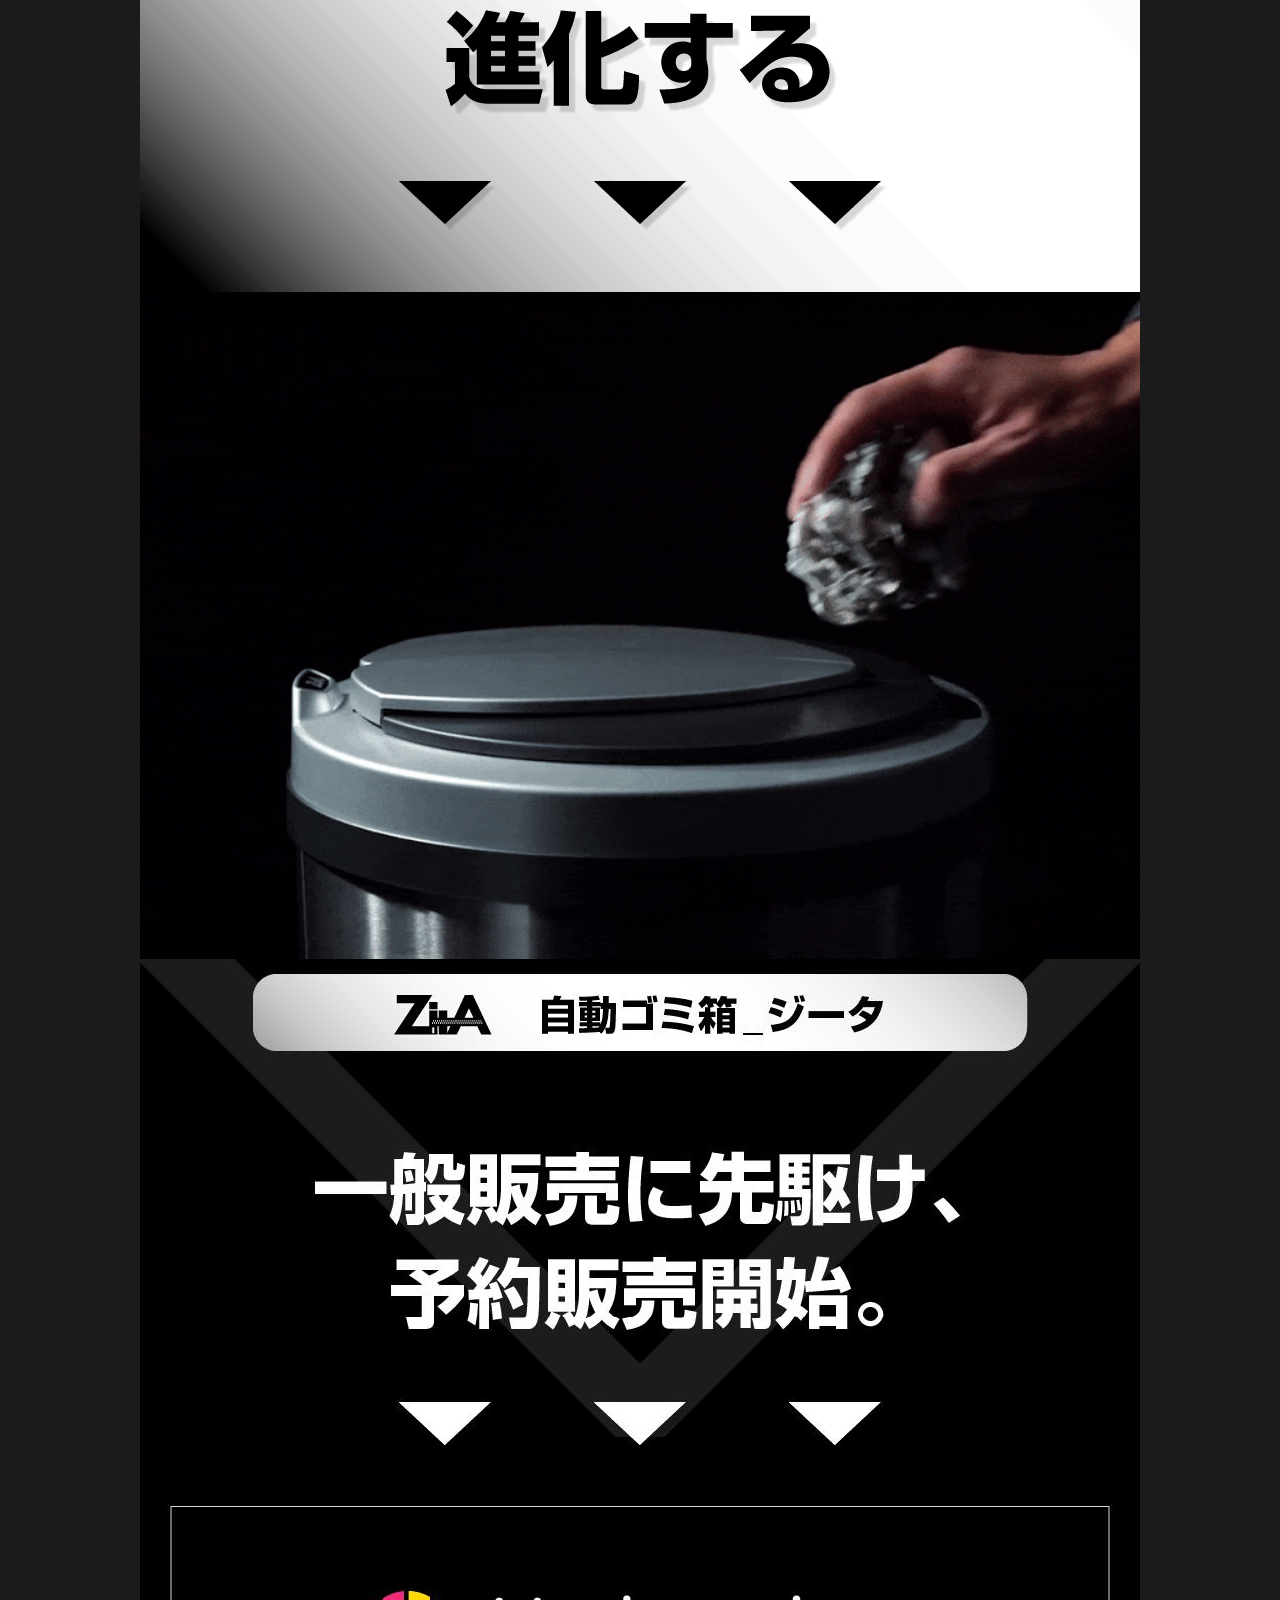
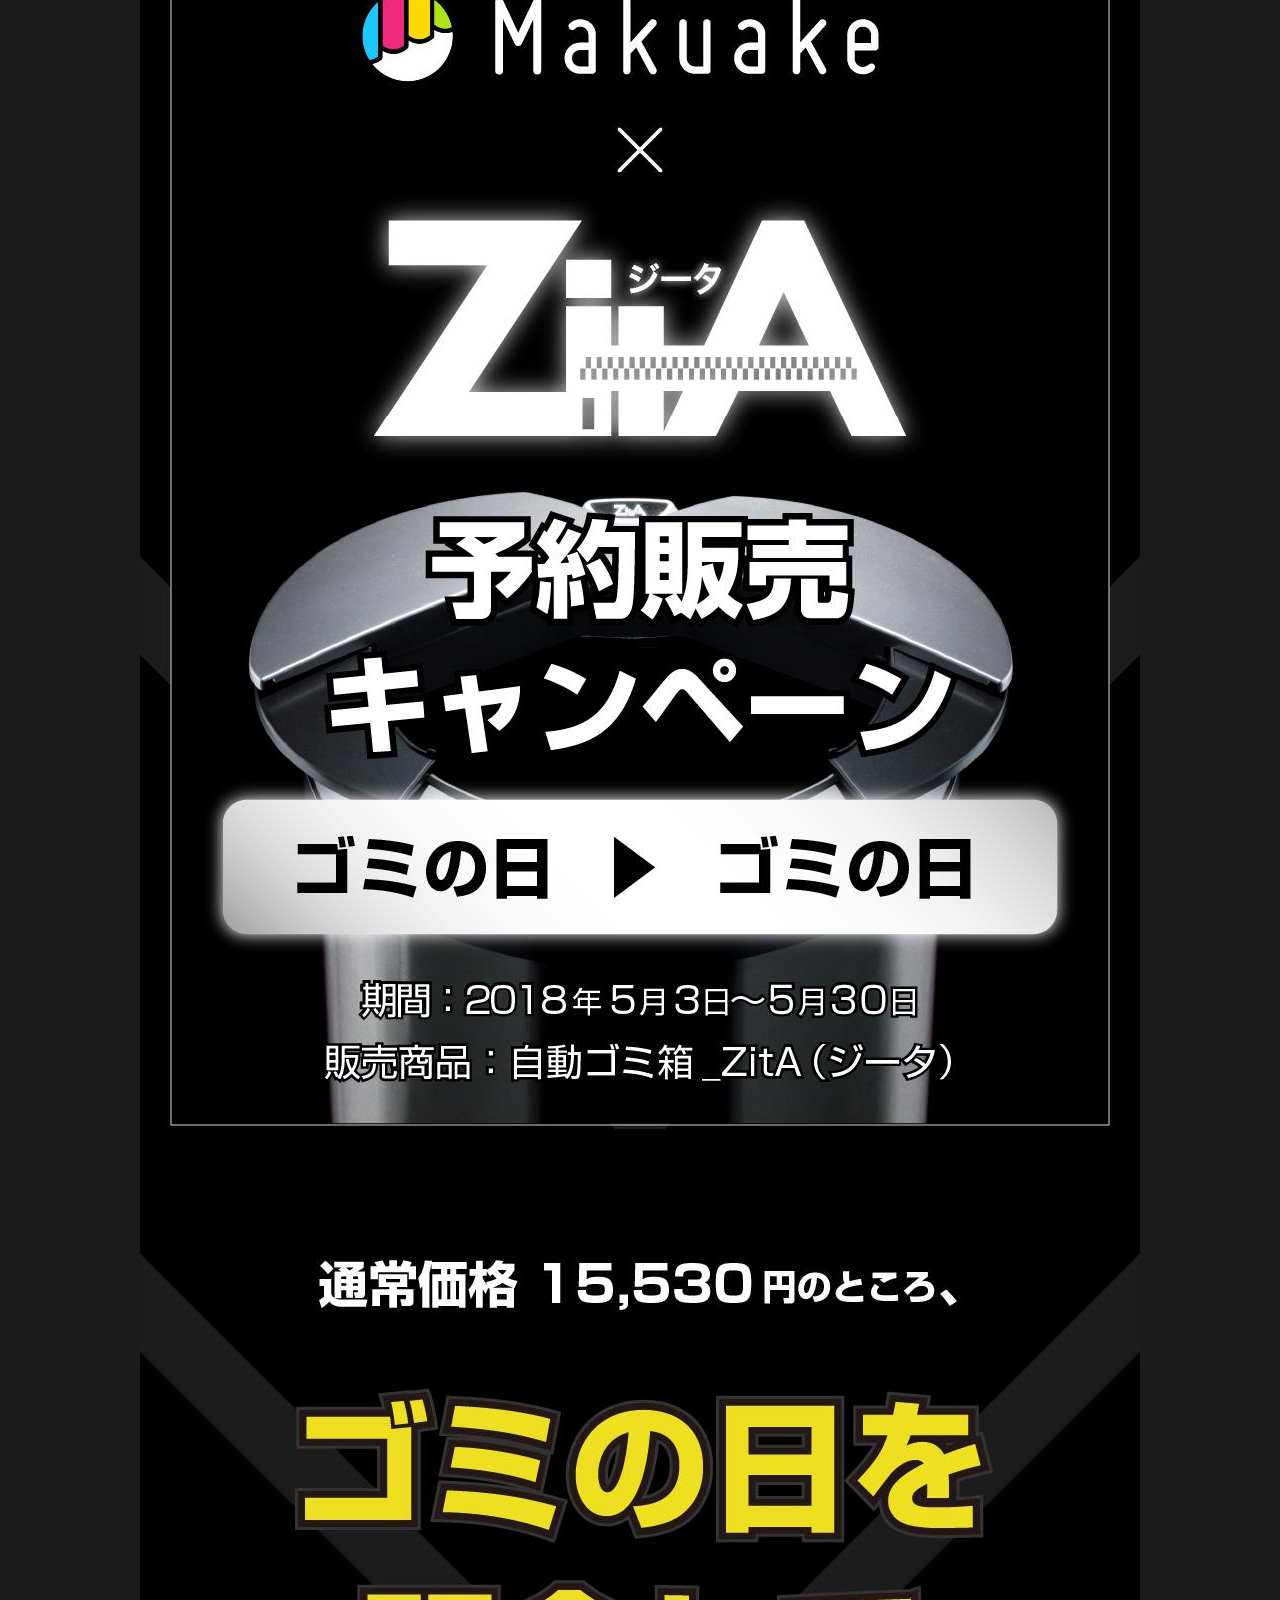
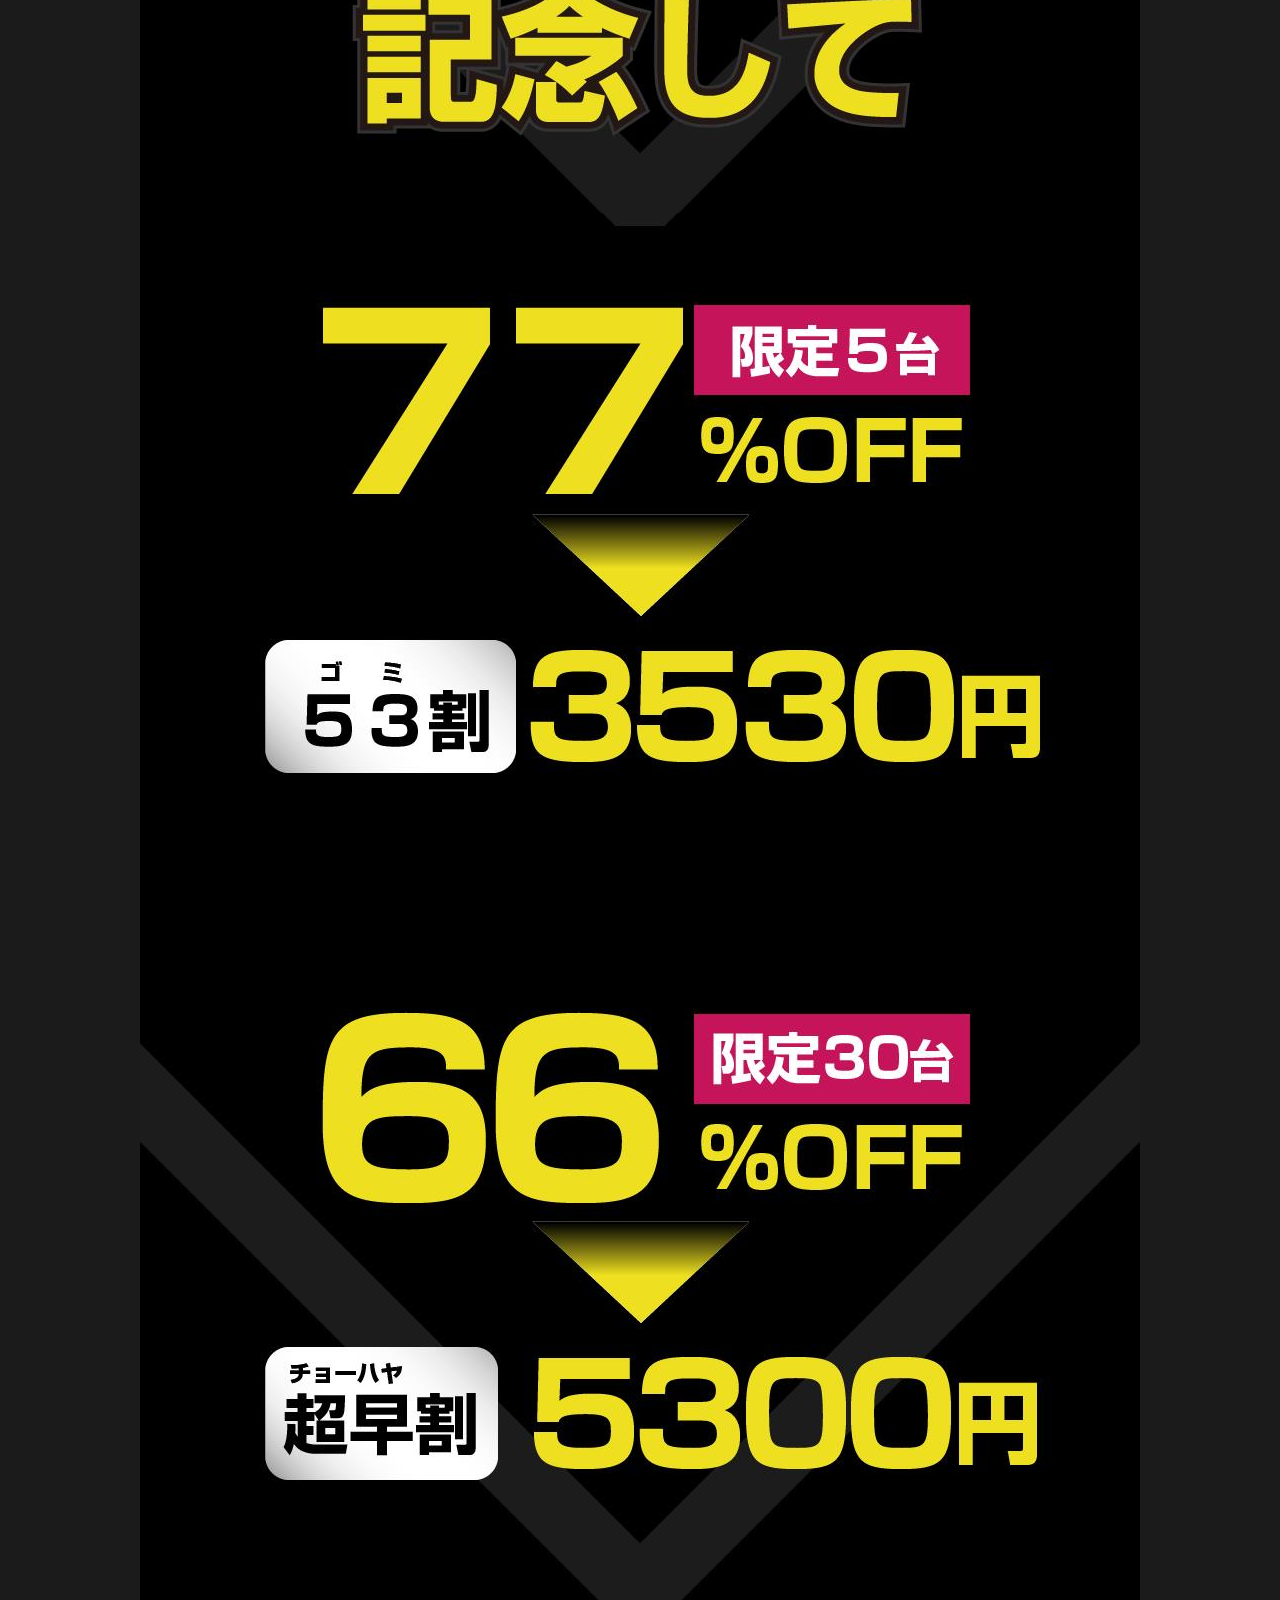
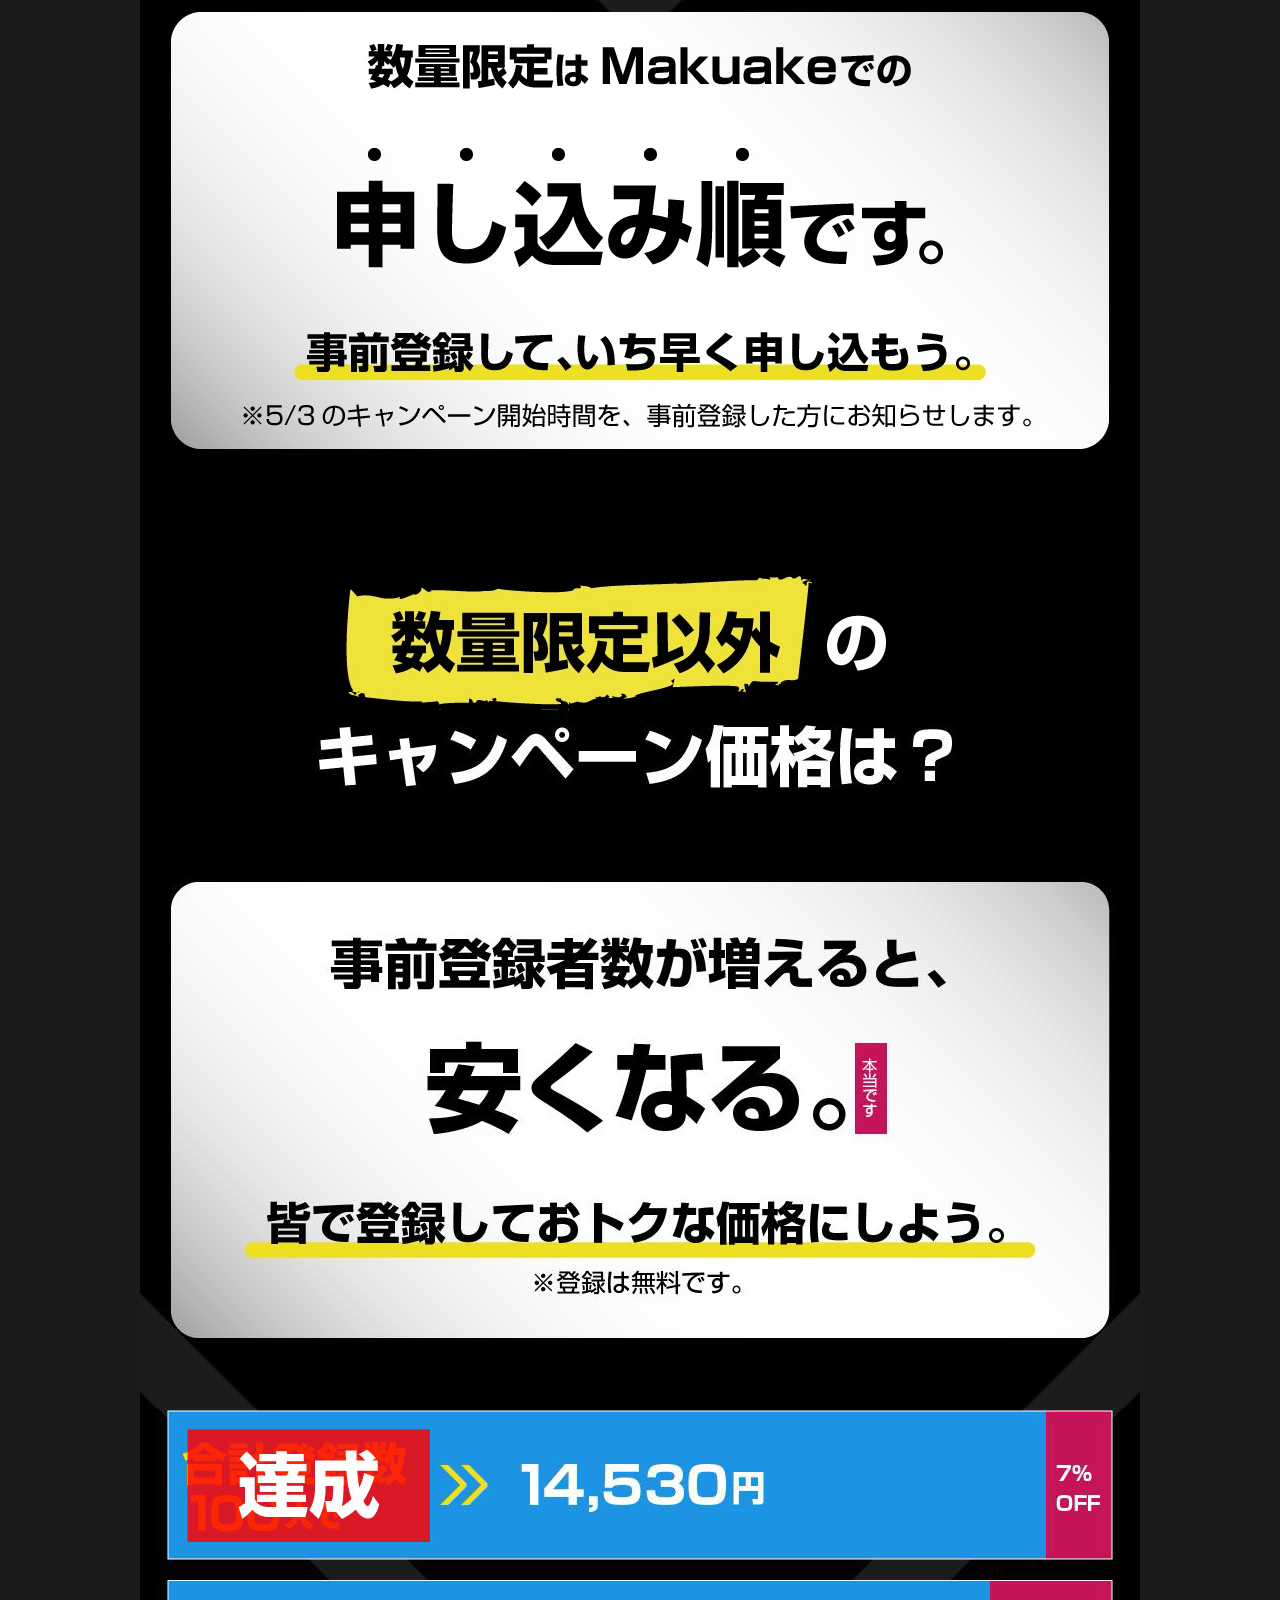
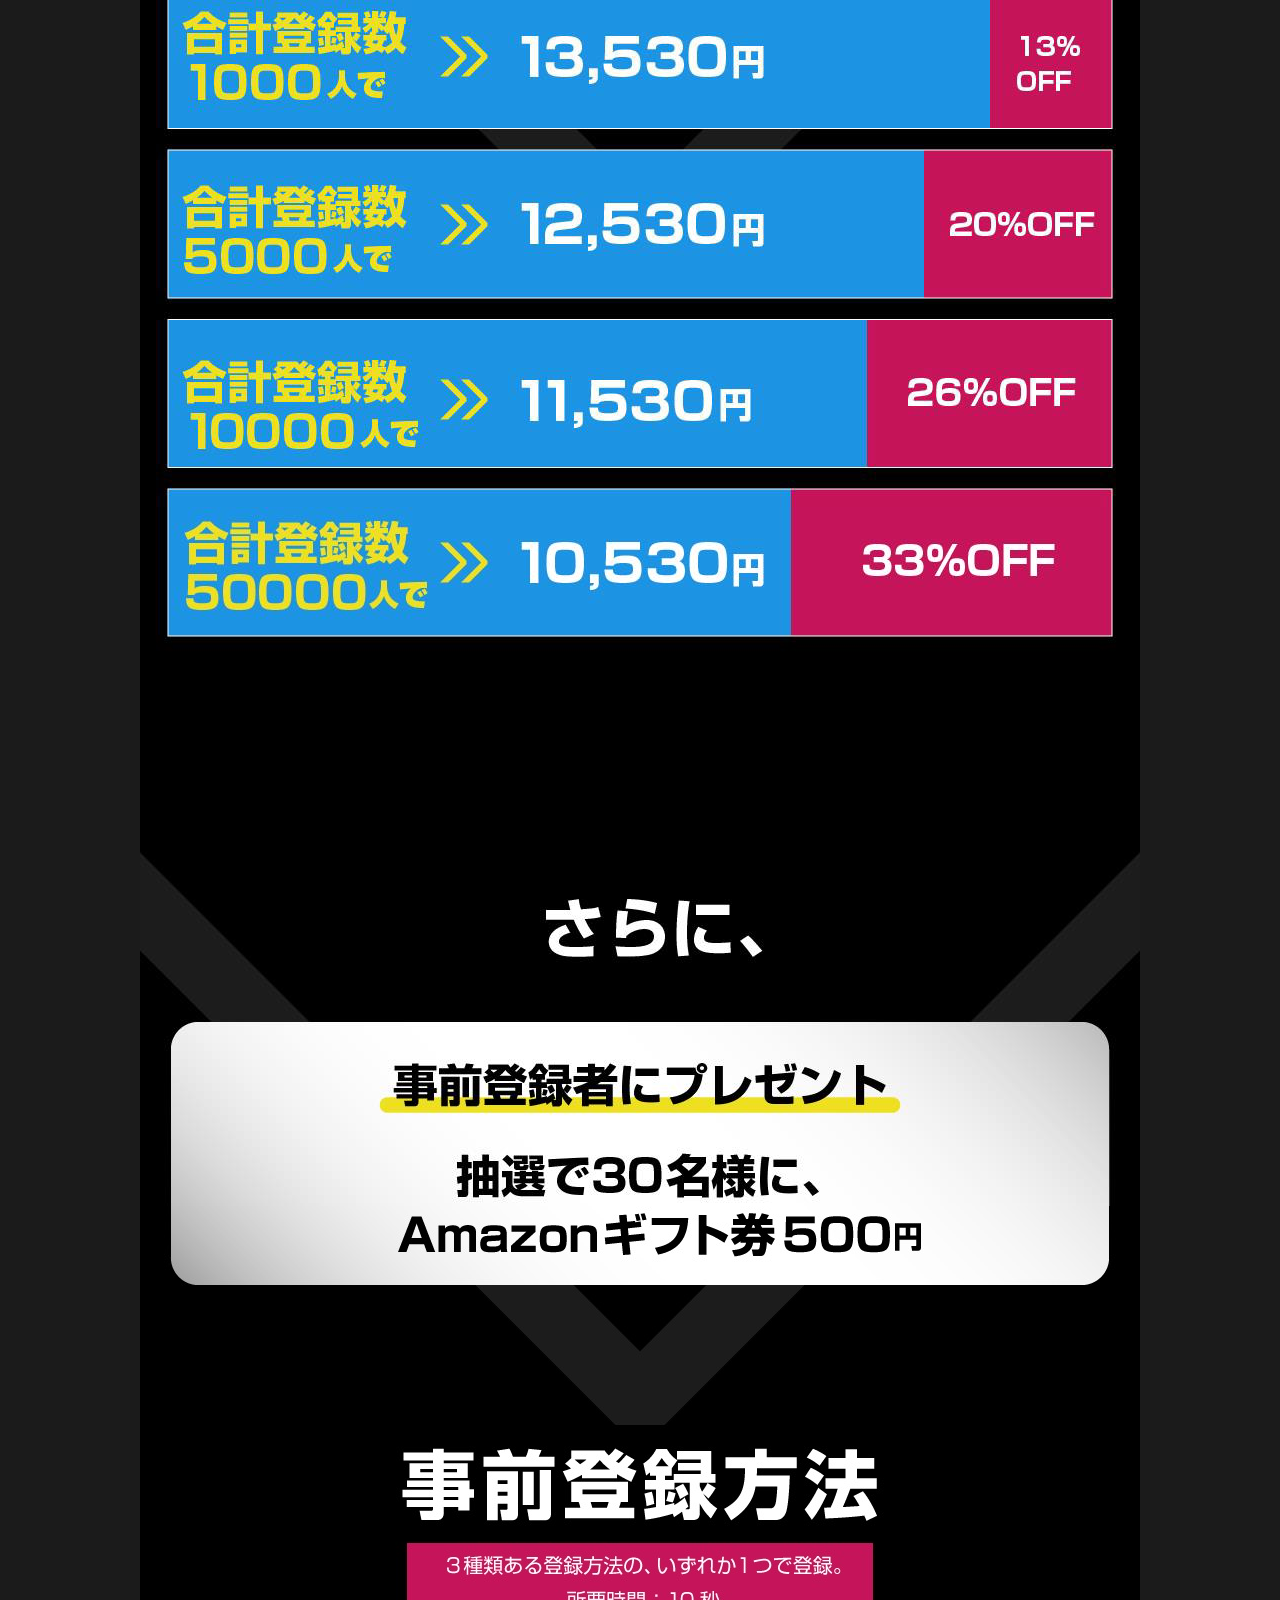
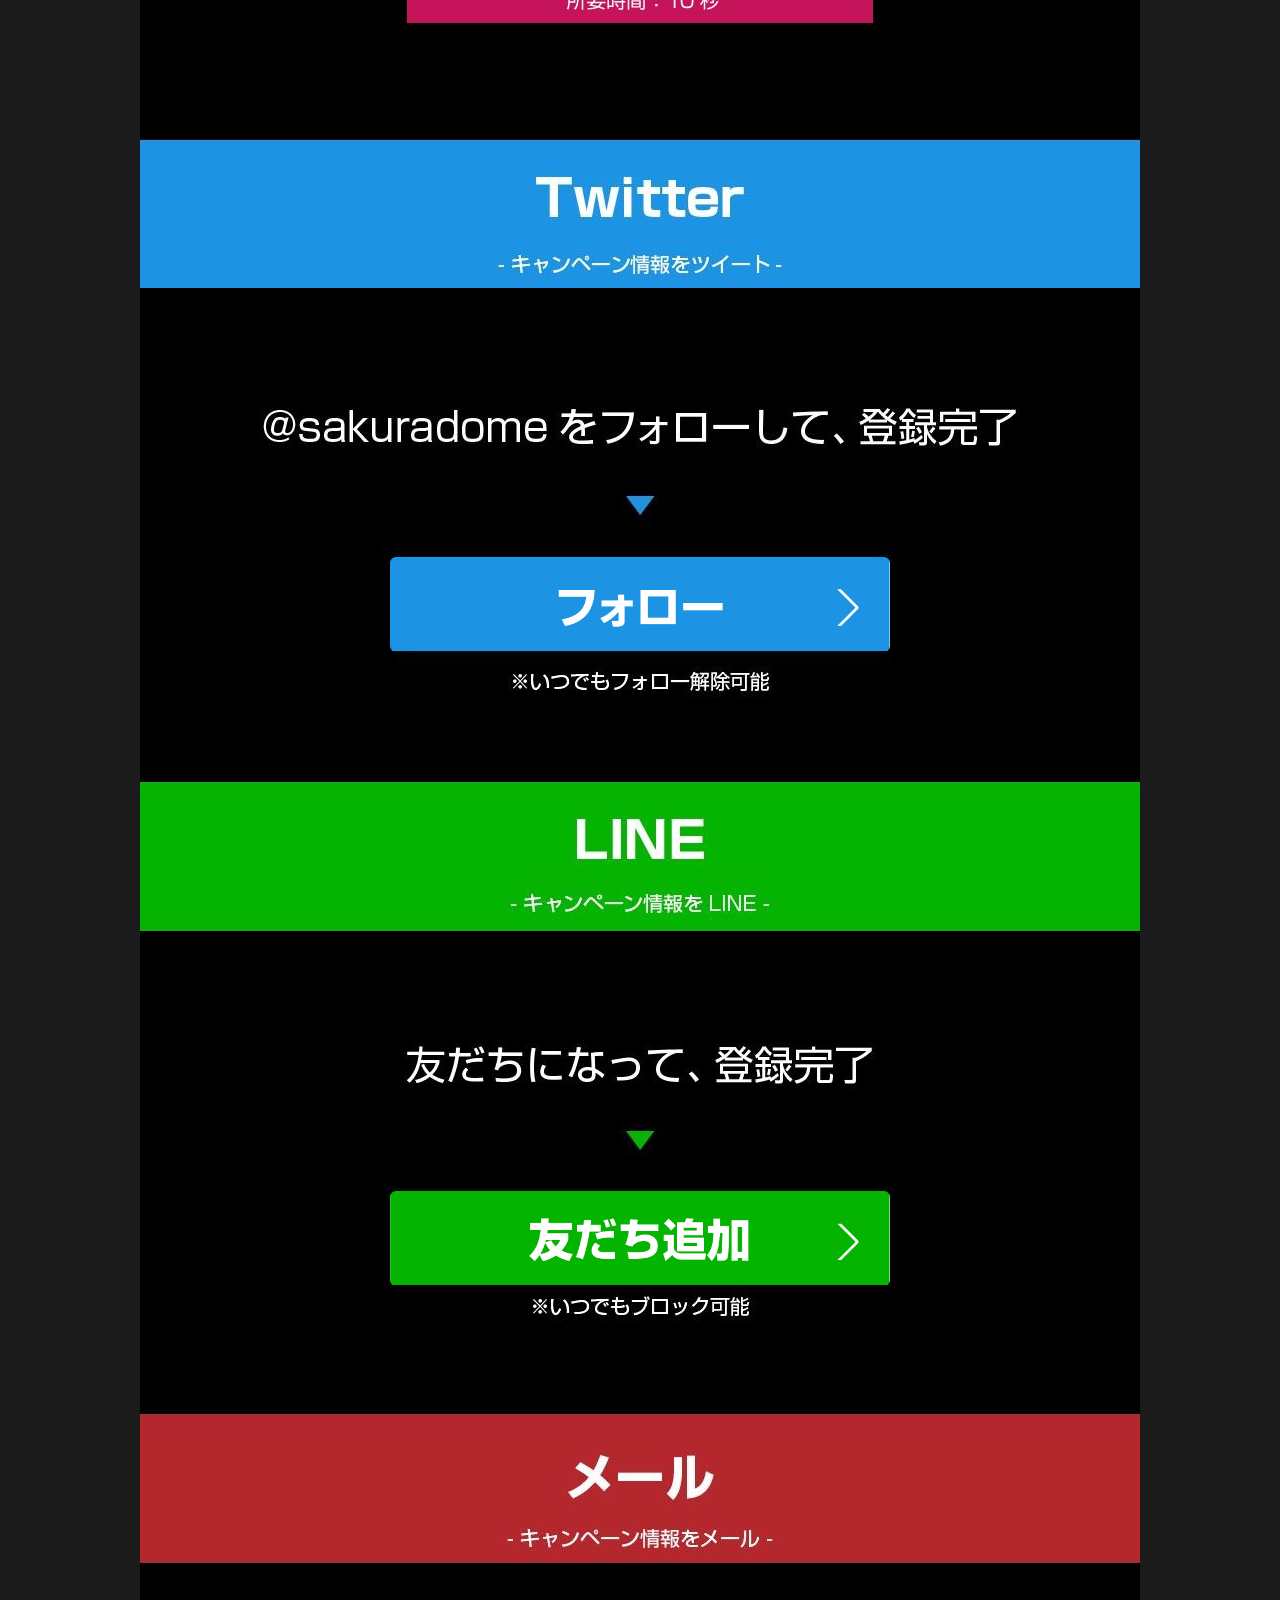
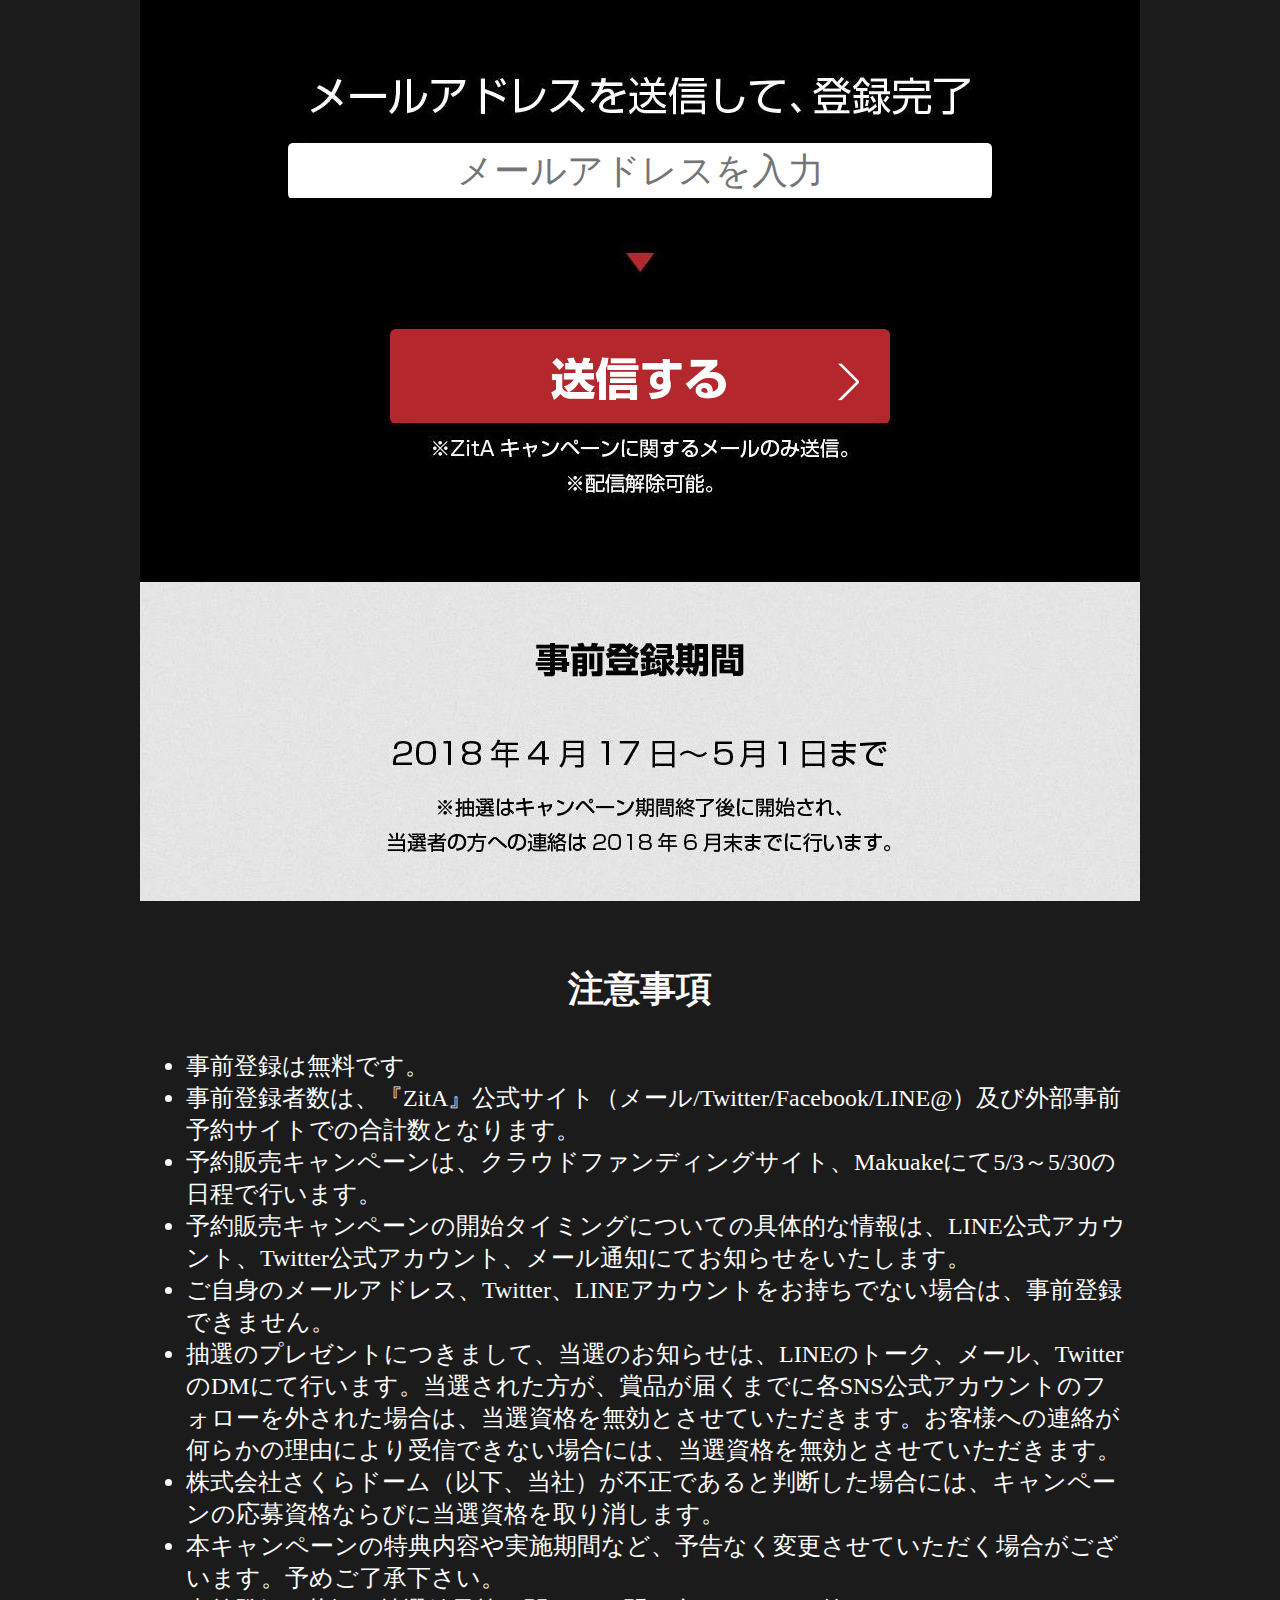
<file: campaign/530.html>
﻿<!DOCTYPE html>
<html>
<head>
<meta charset="utf-8">
<meta name="viewport" content="width=device-width, initial-scale=1">
<title>ZitA事前登録キャンペーン</title>
<link rel="stylesheet" href="../css/style.css">
<!-- Google Tag Manager -->
<script>
(function(w,d,s,l,i){w[l]=w[l]||[];w[l].push({'gtm.start':
new Date().getTime(),event:'gtm.js'});var f=d.getElementsByTagName(s)[0],
j=d.createElement(s),dl=l!='dataLayer'?'&l='+l:'';j.async=true;j.src=
'https://www.googletagmanager.com/gtm.js?id='+i+dl;f.parentNode.insertBefore(j,f);
})(window,document,'script','dataLayer','GTM-5X3DXXQ');
</script>
<!-- End Google Tag Manager -->
</head>
<body>
<!-- Google Tag Manager (noscript) -->
<noscript>
    <iframe src="https://www.googletagmanager.com/ns.html?id=GTM-5X3DXXQ" height="0" width="0" style="display:none;visibility:hidden"></iframe>
</noscript>
<!-- End Google Tag Manager (noscript) -->
<div class="main_area">
	<div>
		<img class="lazy" src="../img/bg01.jpg" >
		<img class="lazy" src="../img/bg02.jpg" style="position: relative;">
		<div class="btn_area center">
			<input type="button" class="btn blue guide"></input>
			<input type="button" class="btn green guide"></input>
			<input type="button" class="btn red guide"></input>
		</div>
		<img class="lazy" src="../img/bg1_1.jpg" >
		<img class="lazy" src="../img/bg1.jpg" >
		<img class="lazy" src="../img/bg2.jpg" >
		<img class="lazy" src="../img/bg3.jpg" >
		<img class="lazy" src="../img/bg4.jpg" >
		<img class="lazy" src="../img/zita.gif" >
		<img class="lazy" src="../img/bg6.jpg" >
		<img class="lazy" src="../img/bg7.jpg" >
		<img class="lazy" src="../img/bg8.jpg" >
		<img class="lazy" src="../img/bg9.jpg" >
		<img class="lazy" src="../img/bg10.jpg" >
		<img class="lazy" src="../img/bg11.jpg" >
		<img class="lazy" src="../img/bg12.jpg" >
		<img class="lazy" src="../img/bg13.jpg" >
		<img class="lazy" src="../img/bg14.jpg" >
		<img class="lazy" src="../img/bg15.jpg" >
		<img class="lazy" src="../img/bg16.jpg" >
		<img class="lazy" src="../img/bg16_1.jpg" id="blue">
		<img class="lazy" src="../img/bg17_1.jpg" >
		<div class="bg_black center">
			<input type="button" class="btn_blue"></input>
		</div>
		<img class="lazy" src="../img/bg17_2.jpg" >
		
		<img class="lazy" src="../img/bg17_3.jpg" id="green">
		
		<img class="lazy" src="../img/bg18_1.jpg" >
		<div class="bg_black center">
			<input type="button" class="btn_green"></input>
		</div>
		<img class="lazy" src="../img/bg18_2.jpg" >
		<img class="lazy" src="../img/bg18_3.jpg" id="red">
		<img class="lazy" src="../img/bg19_1.jpg" >
		<div class="bg_black center">
			<input type="text" class="mail" placeholder="メールアドレスを入力" id="email"></input>
		</div>
		<img class="lazy" src="../img/bg19_2.jpg" >
		<div class="bg_black center">
			<input type="button" class="btn_red" ></input>
		</div>
		<img class="lazy" src="../img/bg19_3.jpg" >

		<img class="lazy" src="../img/bg20_1.jpg" >
		
		<div class="note">
			<h2>注意事項</h2>
			<ul>
				<li>事前登録は無料です。</li>
				<li>事前登録者数は、『ZitA』公式サイト（メール/Twitter/Facebook/LINE@）及び外部事前予約サイトでの合計数となります。</li>
				<li>予約販売キャンペーンは、クラウドファンディングサイト、Makuakeにて5/3～5/30の日程で行います。</li>
				<li>予約販売キャンペーンの開始タイミングについての具体的な情報は、LINE公式アカウント、Twitter公式アカウント、メール通知にてお知らせをいたします。</li>
				<li>ご自身のメールアドレス、Twitter、LINEアカウントをお持ちでない場合は、事前登録できません。</li>
				<li>抽選のプレゼントにつきまして、当選のお知らせは、LINEのトーク、メール、TwitterのDMにて行います。当選された方が、賞品が届くまでに各SNS公式アカウントのフォローを外された場合は、当選資格を無効とさせていただきます。お客様への連絡が何らかの理由により受信できない場合には、当選資格を無効とさせていただきます。</li>
				<li>株式会社さくらドーム（以下、当社）が不正であると判断した場合には、キャンペーンの応募資格ならびに当選資格を取り消します。</li>
				<li>本キャンペーンの特典内容や実施期間など、予告なく変更させていただく場合がございます。予めご了承下さい。</li>
				<li>事前登録の状況、抽選結果等に関するお問い合わせにはお答えできません。</li>
				<li>サイトのメンテナンス等により事前登録できない場合や、お客様のご利用環境によっては本サイトが正常に作動しない場合がございます。</li>
				<li>本キャンペーンは株式会社さくらドームが独自に行うものであり、Twitter社、LINE社とは一切関係ありません。</li>
				<li>ご登録いただく情報、及び賞品発送の際にご提示いただく個人情報は、当社の「<a href="https://sakuradome-direct.com/top/privacy/" target="_blank">個人情報の取扱について</a>」に則り、適切に保有・管理いたします。</li>
			</ul>
		</div>
		<div class="footer">
			<div class="copyright">
				<p>Copyright © 2018 株式会社さくらドーム All rights reserved.</p>
			</div>
		</div>

</div>

<script src="../js/jquery-3.3.1.min.js"></script>
<script src="../js/jquery.lazyload.min.js"></script>
<script>
$(document).ready(function(){
	$("img.lazy").lazyload({ threshold :700});
	$("input.blue.guide").click(function(){
		$("html,body").animate({scrollTop:$("#blue").offset().top},3000);
	});
	$("input.green.guide").click(function(){
		$("html,body").animate({scrollTop:$("#green").offset().top},3000);
	});
	$("input.red.guide").click(function(){
		$("html,body").animate({scrollTop:$("#red").offset().top},3000);
	});
	
	$(".btn_blue").click(function(){
		// Twitterページ
		window.location.href="https://twitter.com/sakuradome";
	});
	$(".btn_green").click(function(){
		// LINEリンク
		window.location.href="https://line.me/R/ti/p/%40hmm1172h";
	});
	var validateEmail = function(email) {
	    var re = /^(([^<>()\[\]\\.,;:\s@"]+(\.[^<>()\[\]\\.,;:\s@"]+)*)|(".+"))@((\[[0-9]{1,3}\.[0-9]{1,3}\.[0-9]{1,3}\.[0-9]{1,3}\])|(([a-zA-Z\-0-9]+\.)+[a-zA-Z]{2,}))$/;
	    return re.test(String(email).toLowerCase());
	}
	$(".btn_red").click(function(){
		
		var email = $("#email").val();
		if (email.length < 1) { 
			alert("メールアドレスを入力してください。");
			return;
		}
		if (!validateEmail(email)) {
			alert("正しいメールアドレスを入力してください。");
			return;
		}
		$.ajax({
			url : "/wp-json/campaign/email/regist",
			data : JSON.stringify({ email: email }),
			async : false,
			dataType : 'json',
			type : 'POST',
			headers : {
				Accept : 'application/json, text/plain, */*',
				'Content-Type' : 'application/json'
			},
			success : function(data) {
				window.location.href = "530pre1.html";
			},
			error : function(jqXHR, textStatus, errorThrown) {
				//window.location.href = 'error.html';
				alert("エラーが発生しました。");
			},
		});
		
	});
	
});
</script>
</body>
</html>
</file>
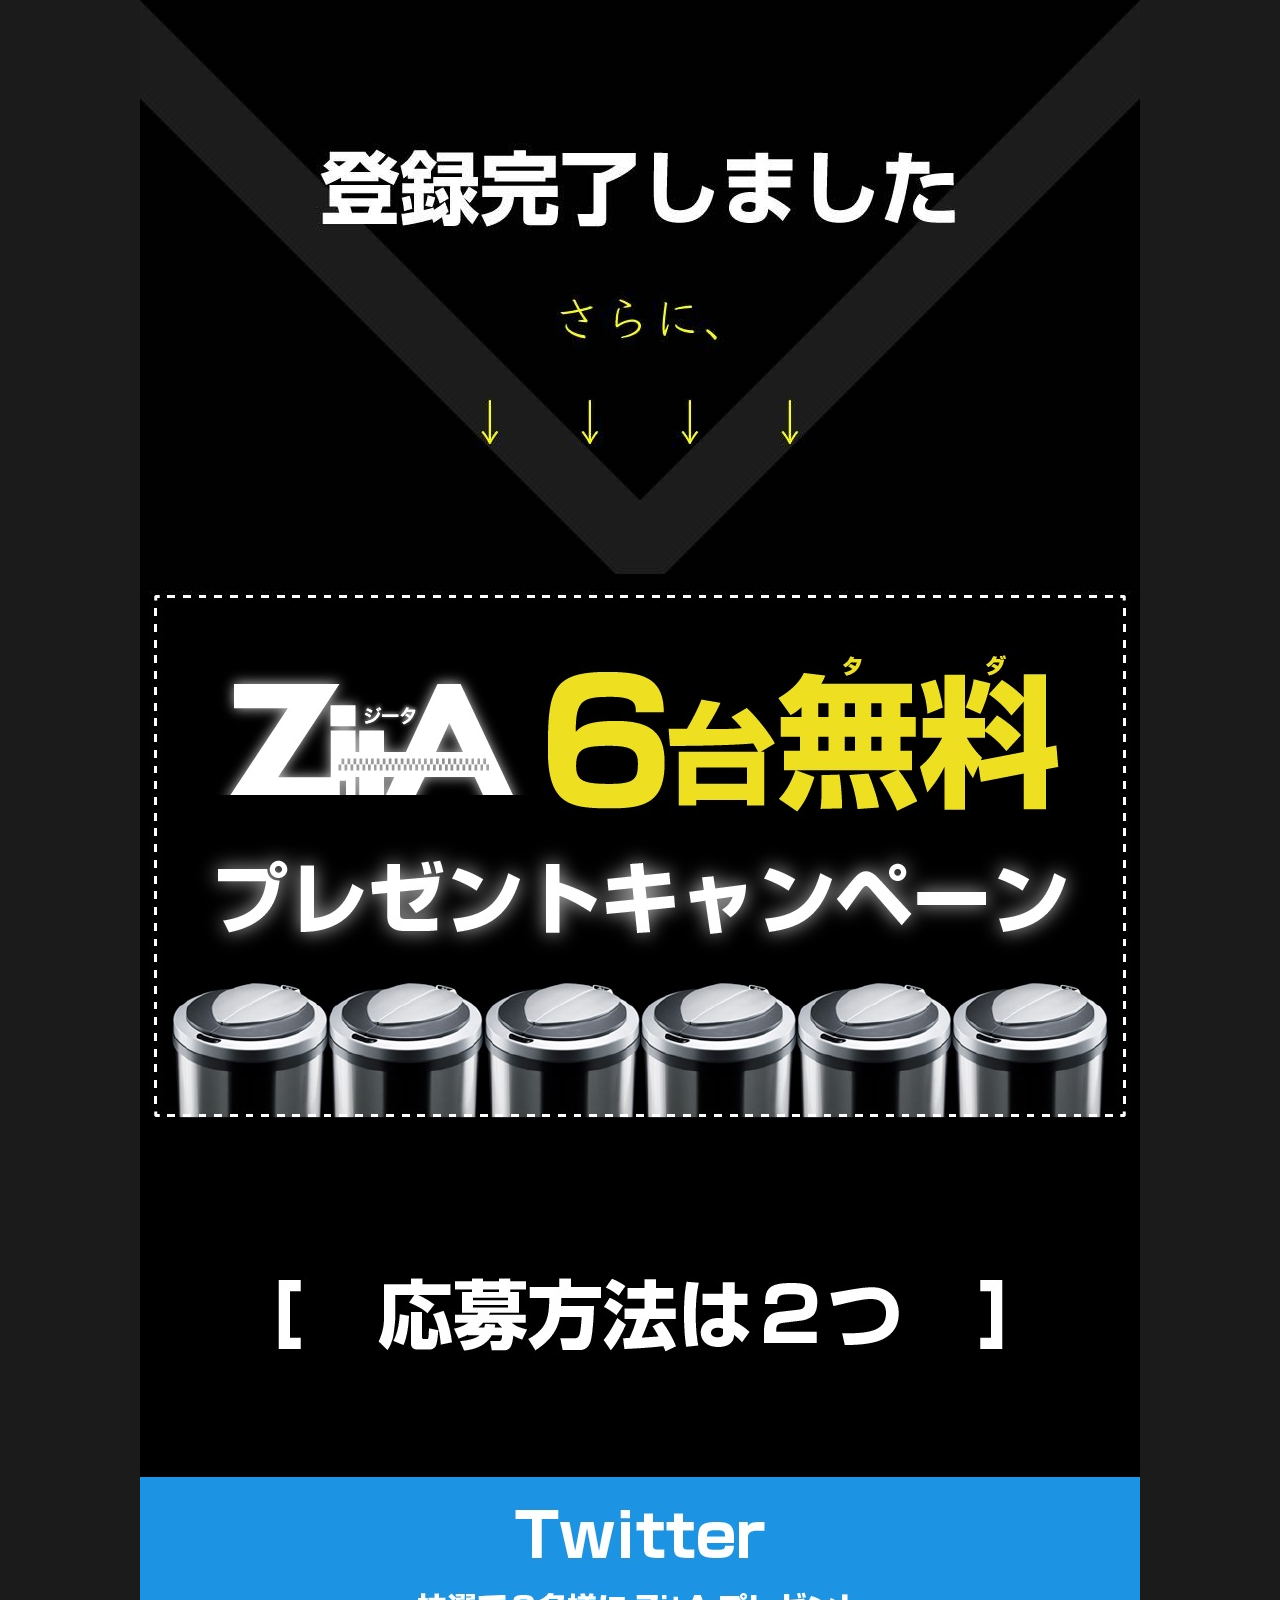
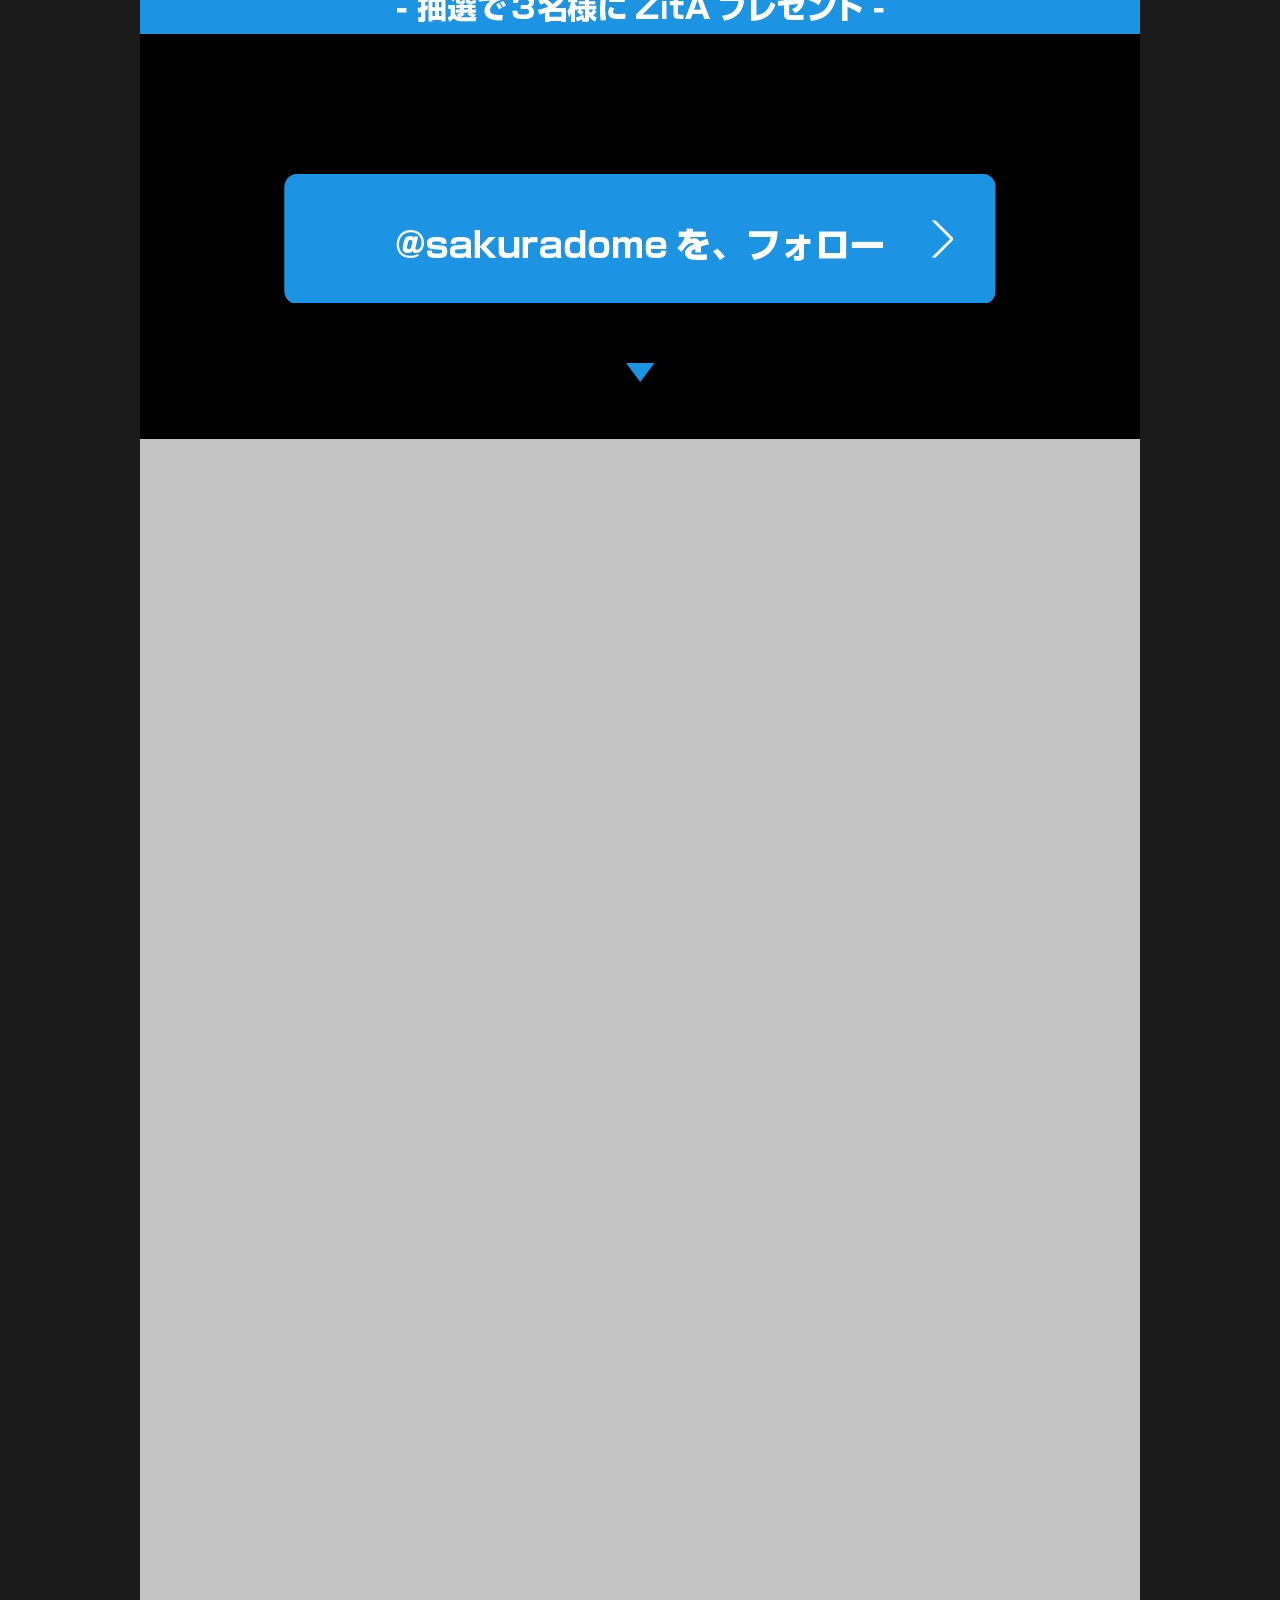
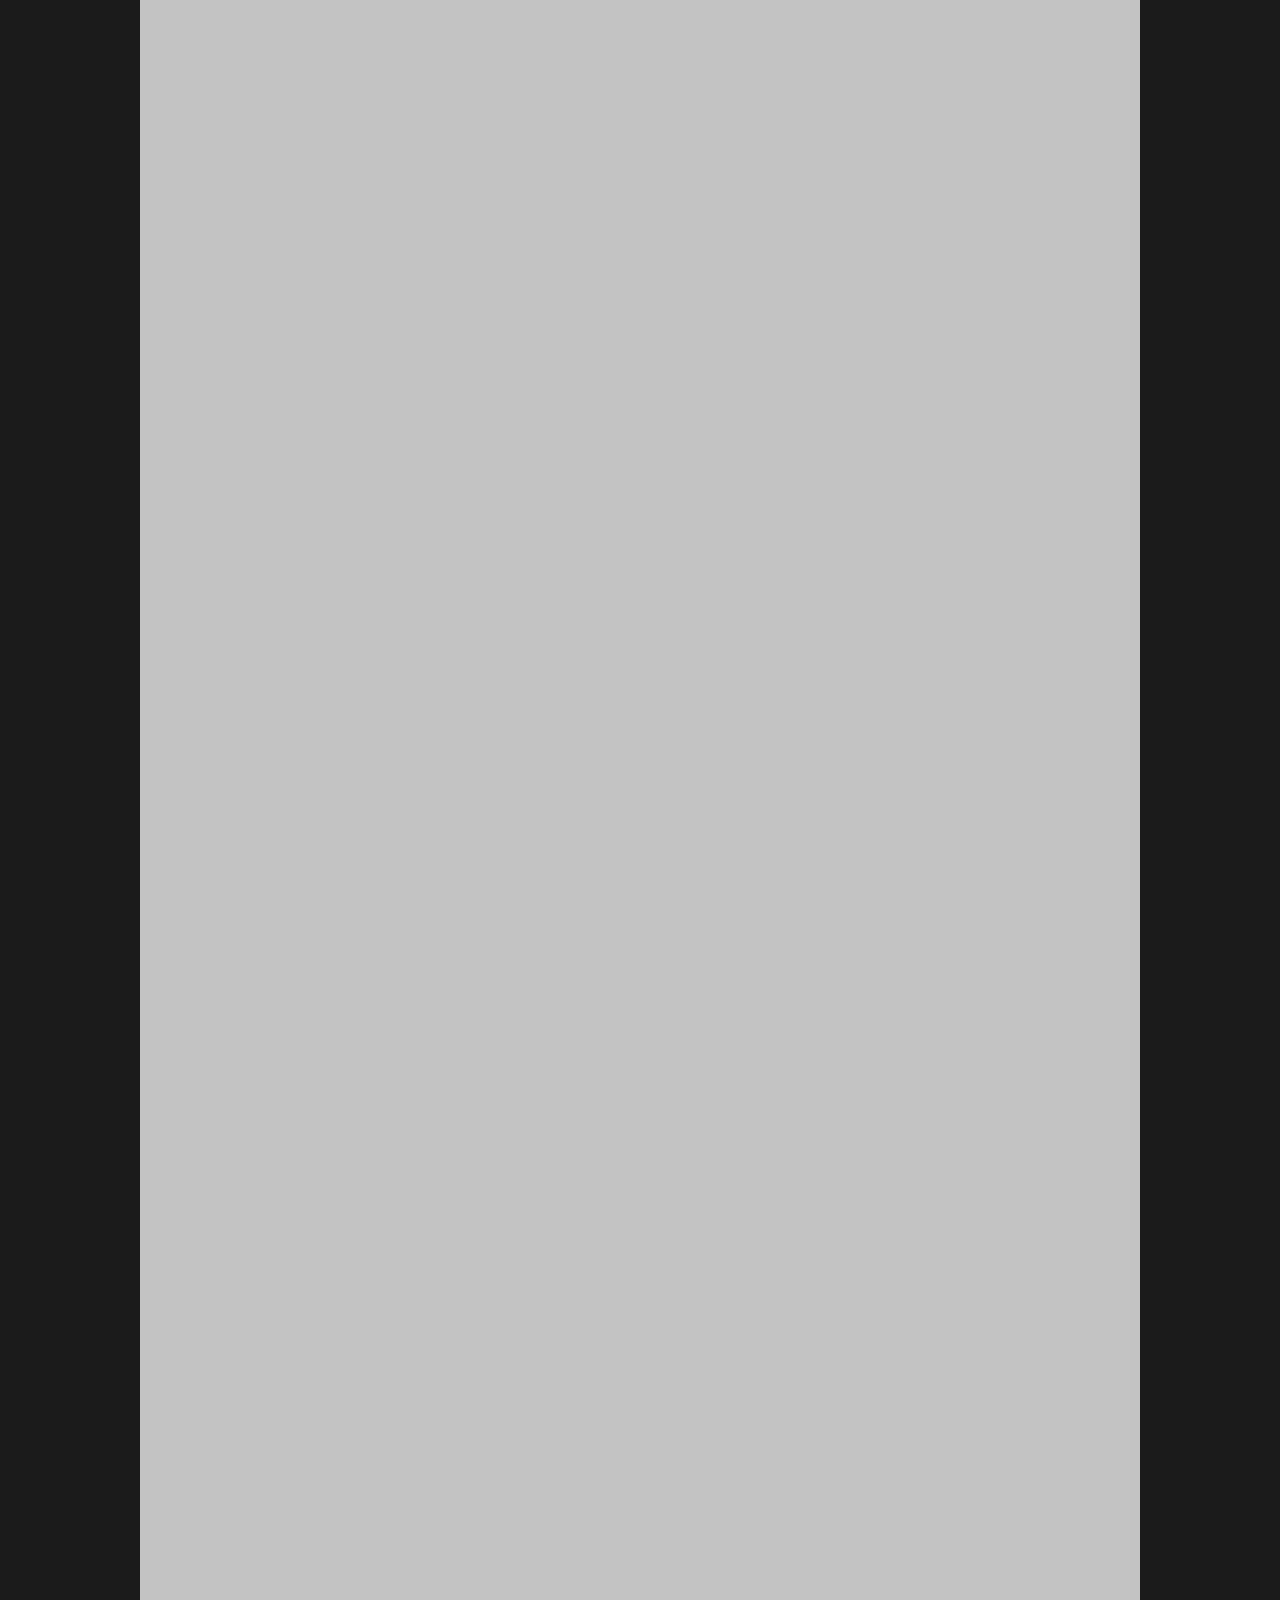
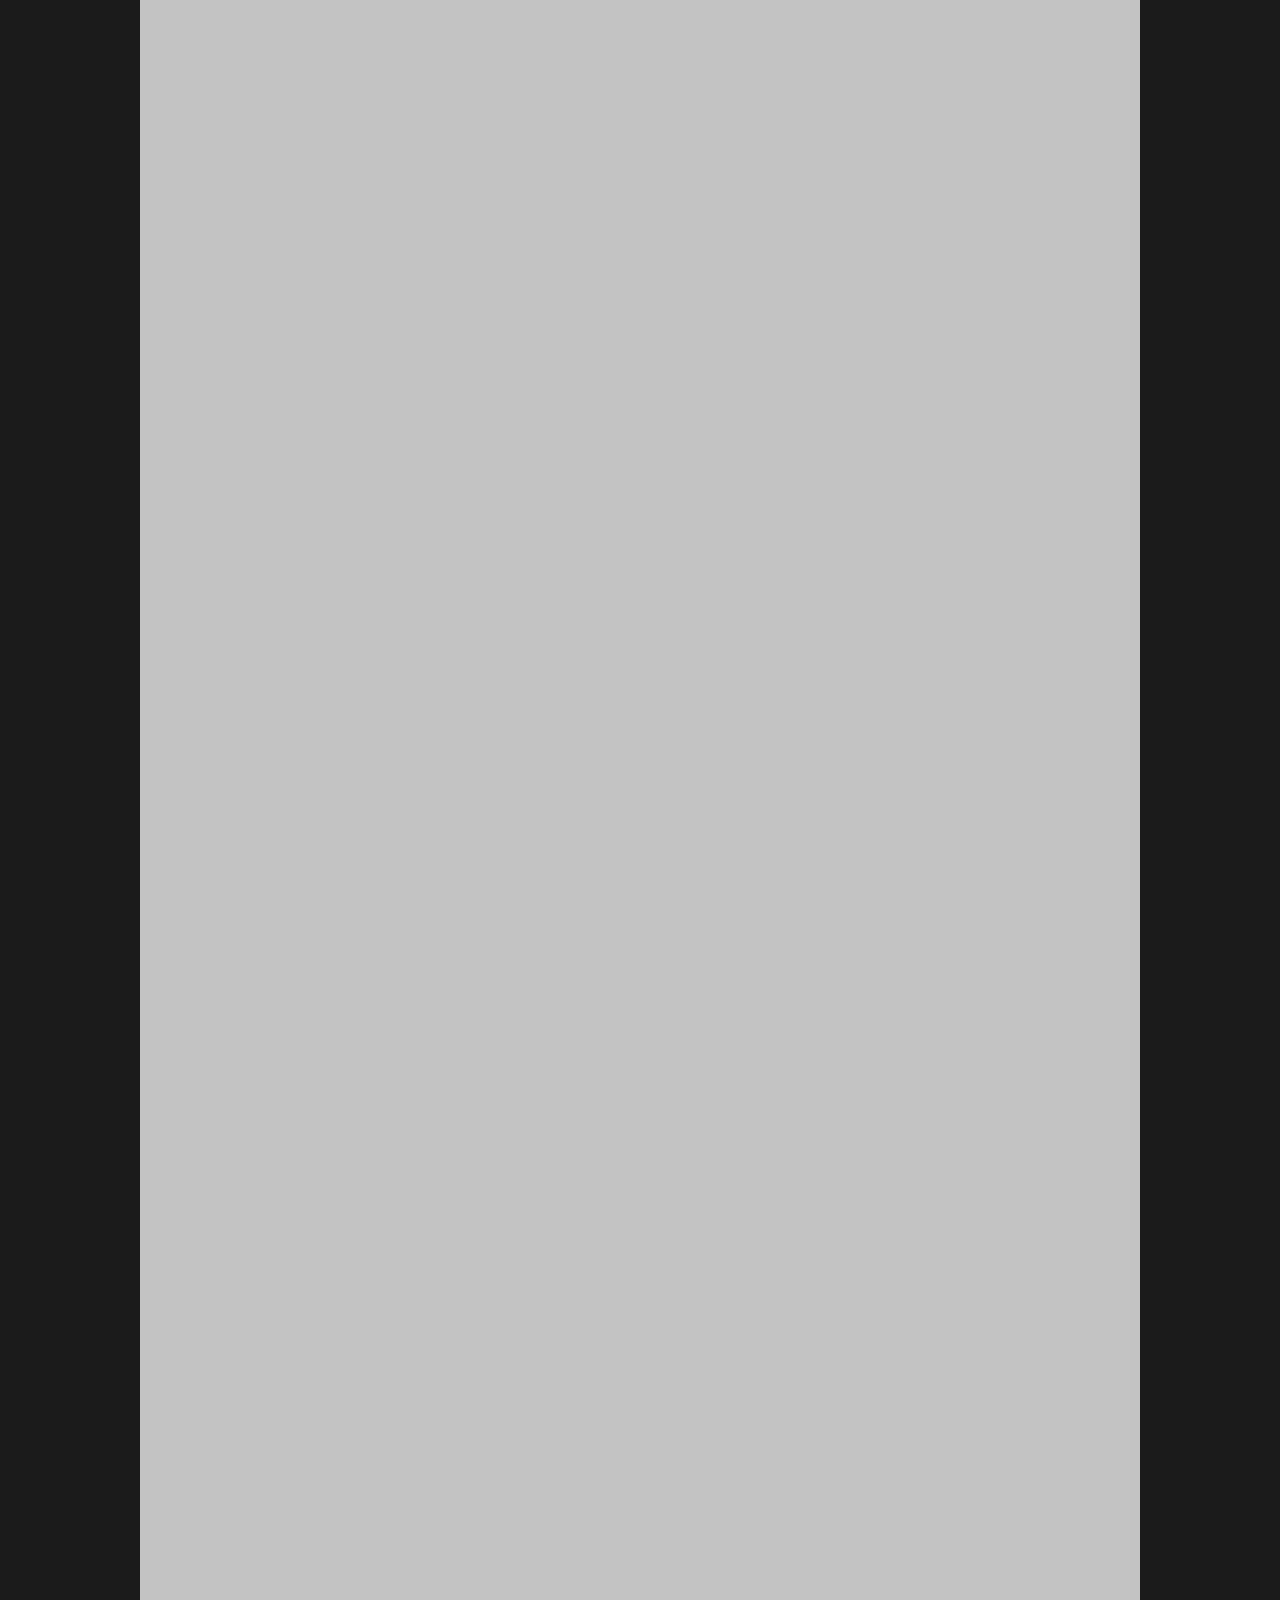
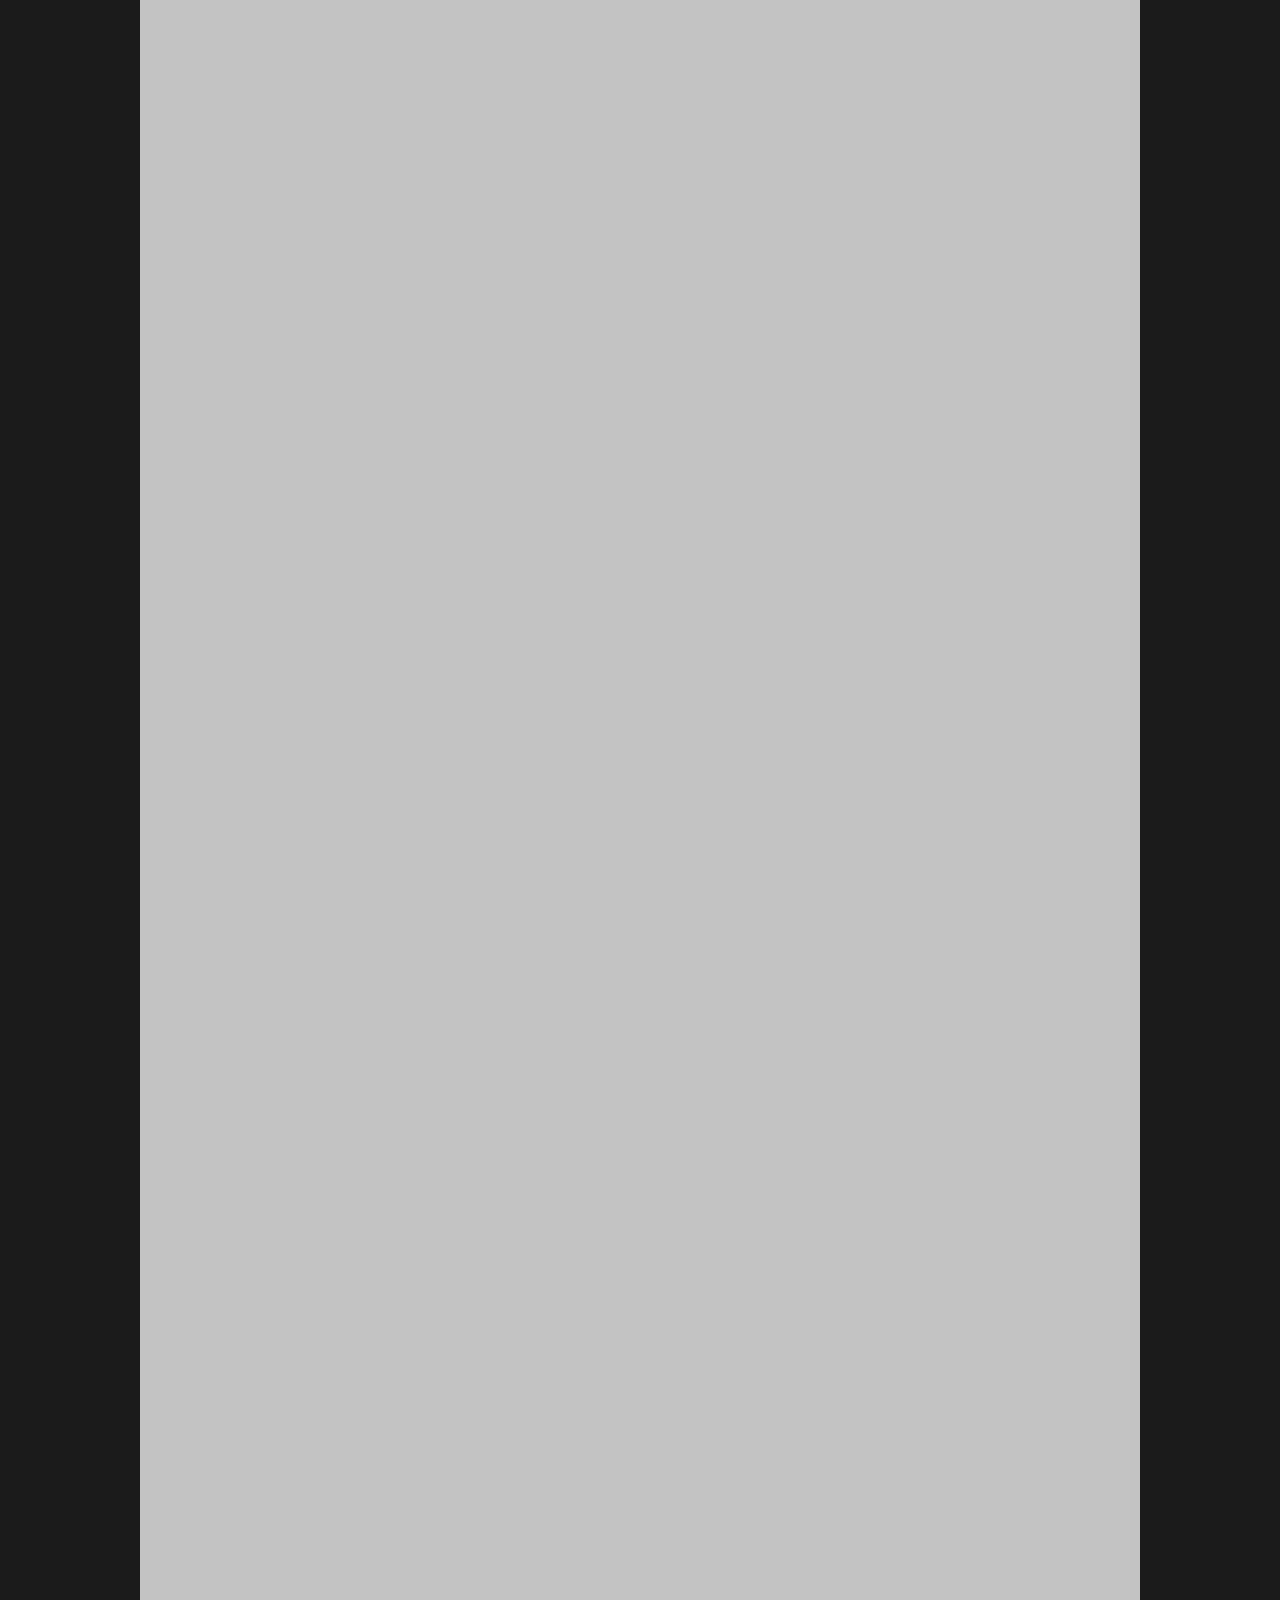
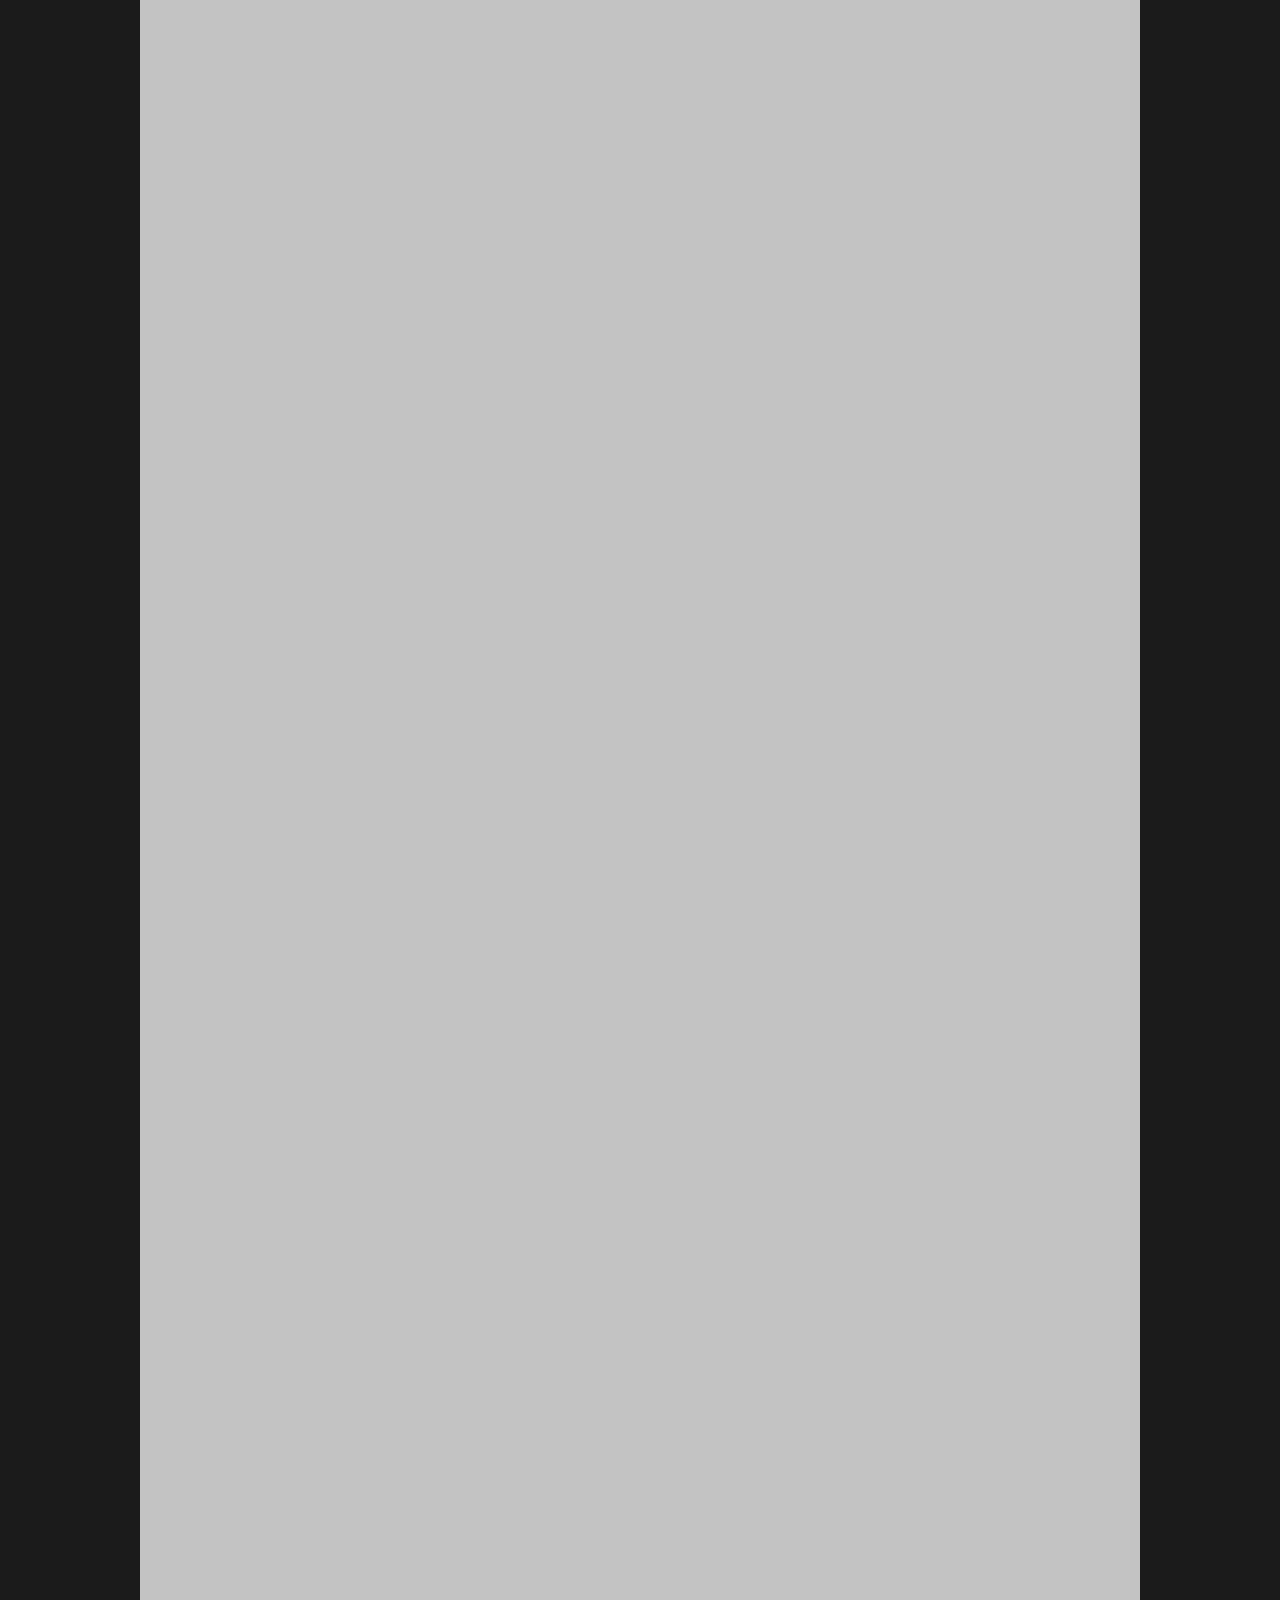
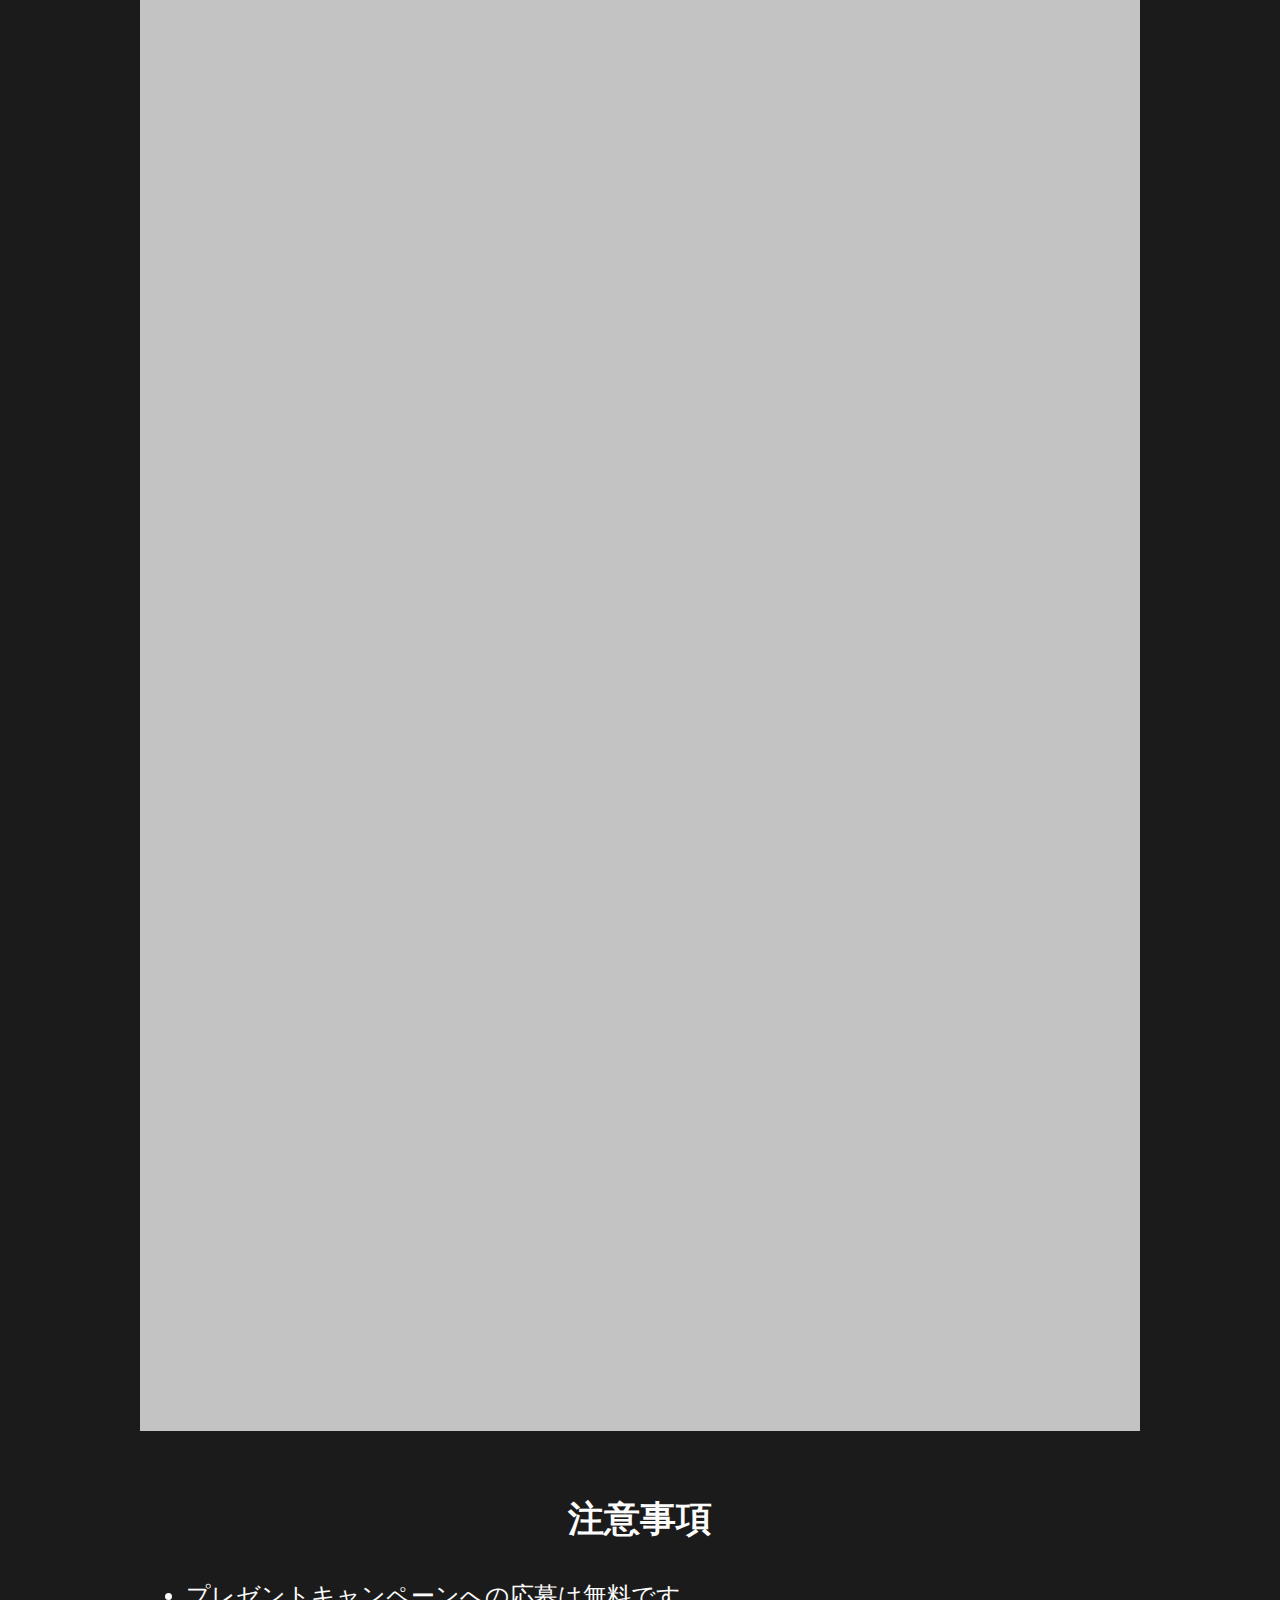
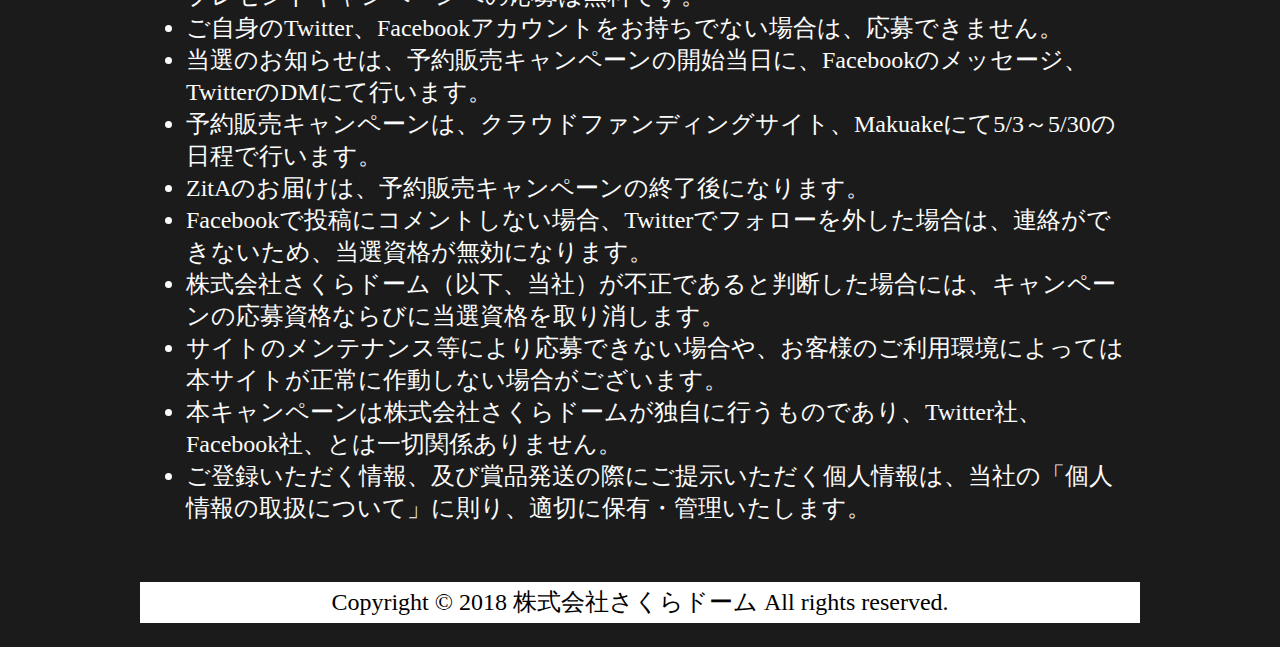
<file: campaign/530pre1.html>
﻿
<!DOCTYPE html>
<html>
<head>
<meta charset="utf-8">
<meta name="viewport" content="width=device-width, initial-scale=1">
<title>登録完了しました</title>
<link rel="stylesheet" href="../css/style.css">
<!-- Google Tag Manager -->
<script>
(function(w,d,s,l,i){w[l]=w[l]||[];w[l].push({'gtm.start':
new Date().getTime(),event:'gtm.js'});var f=d.getElementsByTagName(s)[0],
j=d.createElement(s),dl=l!='dataLayer'?'&l='+l:'';j.async=true;j.src=
'https://www.googletagmanager.com/gtm.js?id='+i+dl;f.parentNode.insertBefore(j,f);
})(window,document,'script','dataLayer','GTM-5X3DXXQ');
</script>
<!-- End Google Tag Manager -->
</head>
<body>
<!-- Google Tag Manager (noscript) -->
<noscript>
    <iframe src="https://www.googletagmanager.com/ns.html?id=GTM-5X3DXXQ" height="0" width="0" style="display:none;visibility:hidden"></iframe>
</noscript>
<!-- End Google Tag Manager (noscript) -->
<div class="main_area">
	<div>
		<img class="lazy" src="../img/pg2_1.jpg" >
		<img class="lazy" src="../img/pg2_2.jpg" >
		<img class="lazy" src="../img/pg2_3.jpg" >
		<img class="lazy" src="../img/pg2_4.jpg" >
		<img id="btn1" class="lazy" src="../img/pg2_5.jpg" >
		<img class="lazy" src="../img/pg2_6.jpg" >
		<img id="btn2" class="lazy" data-original="../img/pg2_7.jpg" >
		<img class="lazy" data-original="../img/pg2_8.jpg" >
		<img class="lazy" data-original="../img/pg2_9.jpg" >
		<img class="lazy" data-original="../img/pg2_10.jpg" >
		<img id="btn3" class="lazy" data-original="../img/pg2_11.jpg" >
		<img class="lazy" data-original="../img/pg2_12.jpg" >
		<img id="btn4" class="lazy" data-original="../img/pg2_13.jpg" >
		<img class="lazy" data-original="../img/pg2_14.jpg" >
		<img class="lazy" data-original="../img/pg2_15.jpg" >
	</div>
	<div class="note">
		<h2>注意事項</h2>
		<ul>
			<li>プレゼントキャンペーンへの応募は無料です。</li>
			<li>ご自身のTwitter、Facebookアカウントをお持ちでない場合は、応募できません。</li>
			<li>当選のお知らせは、予約販売キャンペーンの開始当日に、Facebookのメッセージ、TwitterのDMにて行います。</li>
			<li>予約販売キャンペーンは、クラウドファンディングサイト、Makuakeにて5/3～5/30の日程で行います。</li>
			<li>ZitAのお届けは、予約販売キャンペーンの終了後になります。</li>
			<li>Facebookで投稿にコメントしない場合、Twitterでフォローを外した場合は、連絡ができないため、当選資格が無効になります。</li>
			<li>株式会社さくらドーム（以下、当社）が不正であると判断した場合には、キャンペーンの応募資格ならびに当選資格を取り消します。</li>
			<li>サイトのメンテナンス等により応募できない場合や、お客様のご利用環境によっては本サイトが正常に作動しない場合がございます。</li>
			<li>本キャンペーンは株式会社さくらドームが独自に行うものであり、Twitter社、Facebook社、とは一切関係ありません。</li>
			<li>ご登録いただく情報、及び賞品発送の際にご提示いただく個人情報は、当社の「<a href="https://sakuradome-direct.com/top/privacy/" target="_blank">個人情報の取扱について</a>」に則り、適切に保有・管理いたします。</li>
		</ul>
	</div>
	<div class="footer">
		<div class="copyright">
			<p>Copyright © 2018 株式会社さくらドーム All rights reserved.</p>
		</div>
	</div>
</div>

<script src="../js/jquery-3.3.1.min.js"></script>
<script src="../js/jquery.lazyload.min.js"></script>
<script>
$(document).ready(function(){
	$("img.lazy").lazyload({ threshold :700});
	
	$("#btn1").click(function(){
		window.location.href="https://twitter.com/sakuradome";
	});
	$("#btn2").click(function(){
		window.location.href="https://twitter.com/sakuradome/status/987120158672998400";
	});
	$("#btn4").click(function(){
		// FaceBook
		window.location.href="https://www.facebook.com/zita53/";
	});
});
</script>
</body>
</html>
</file>
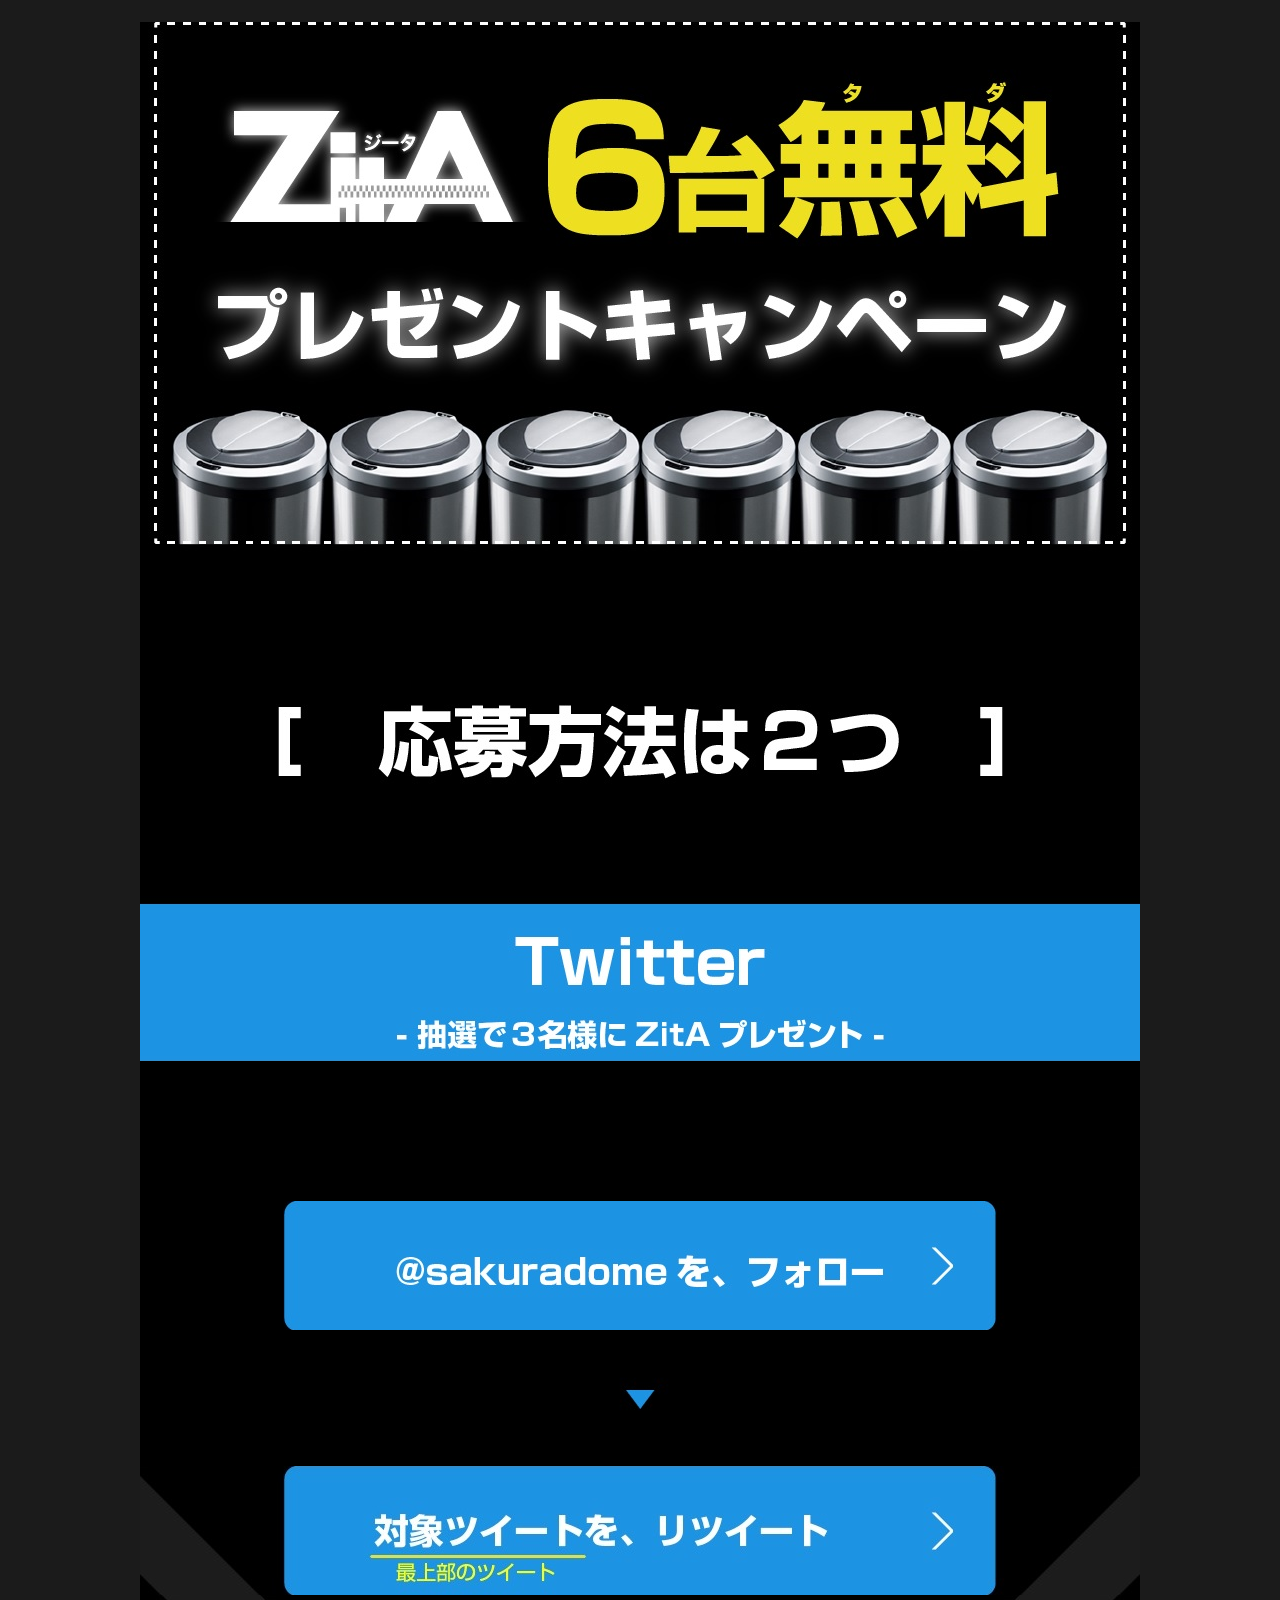
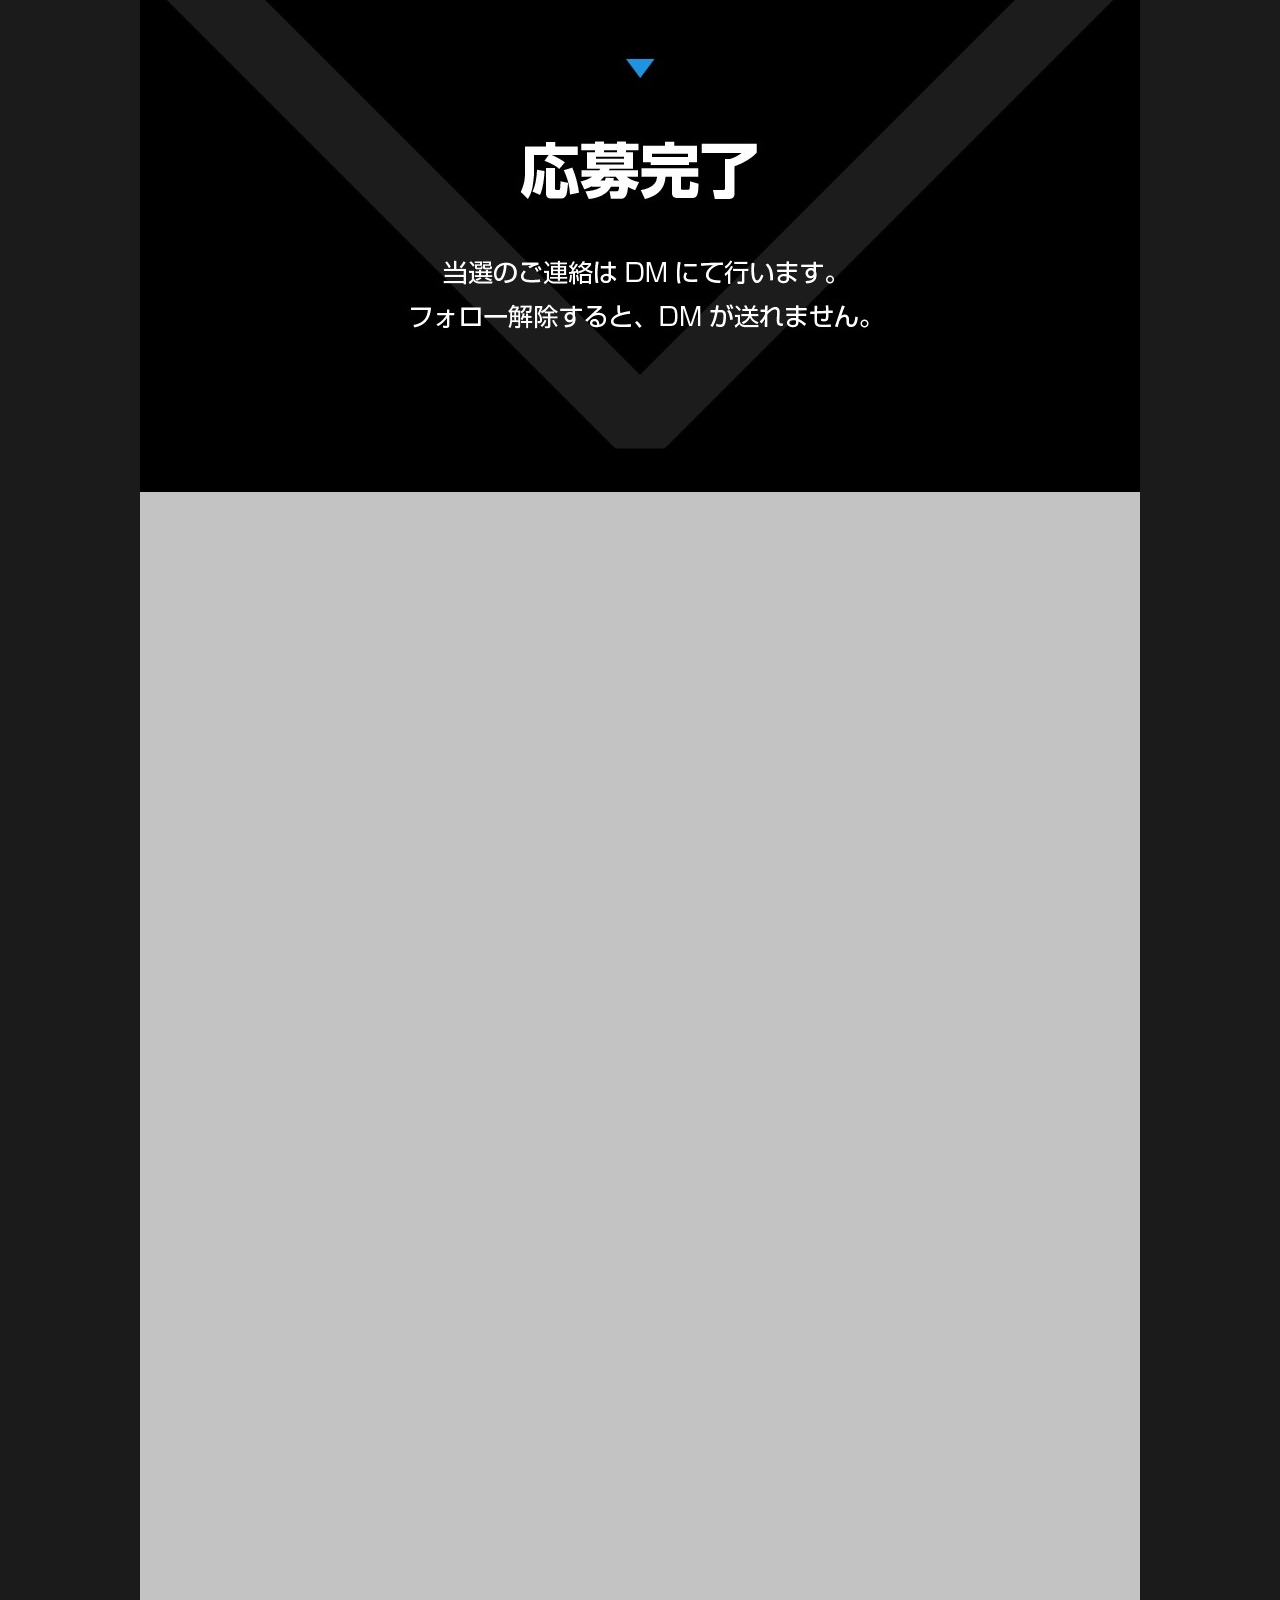
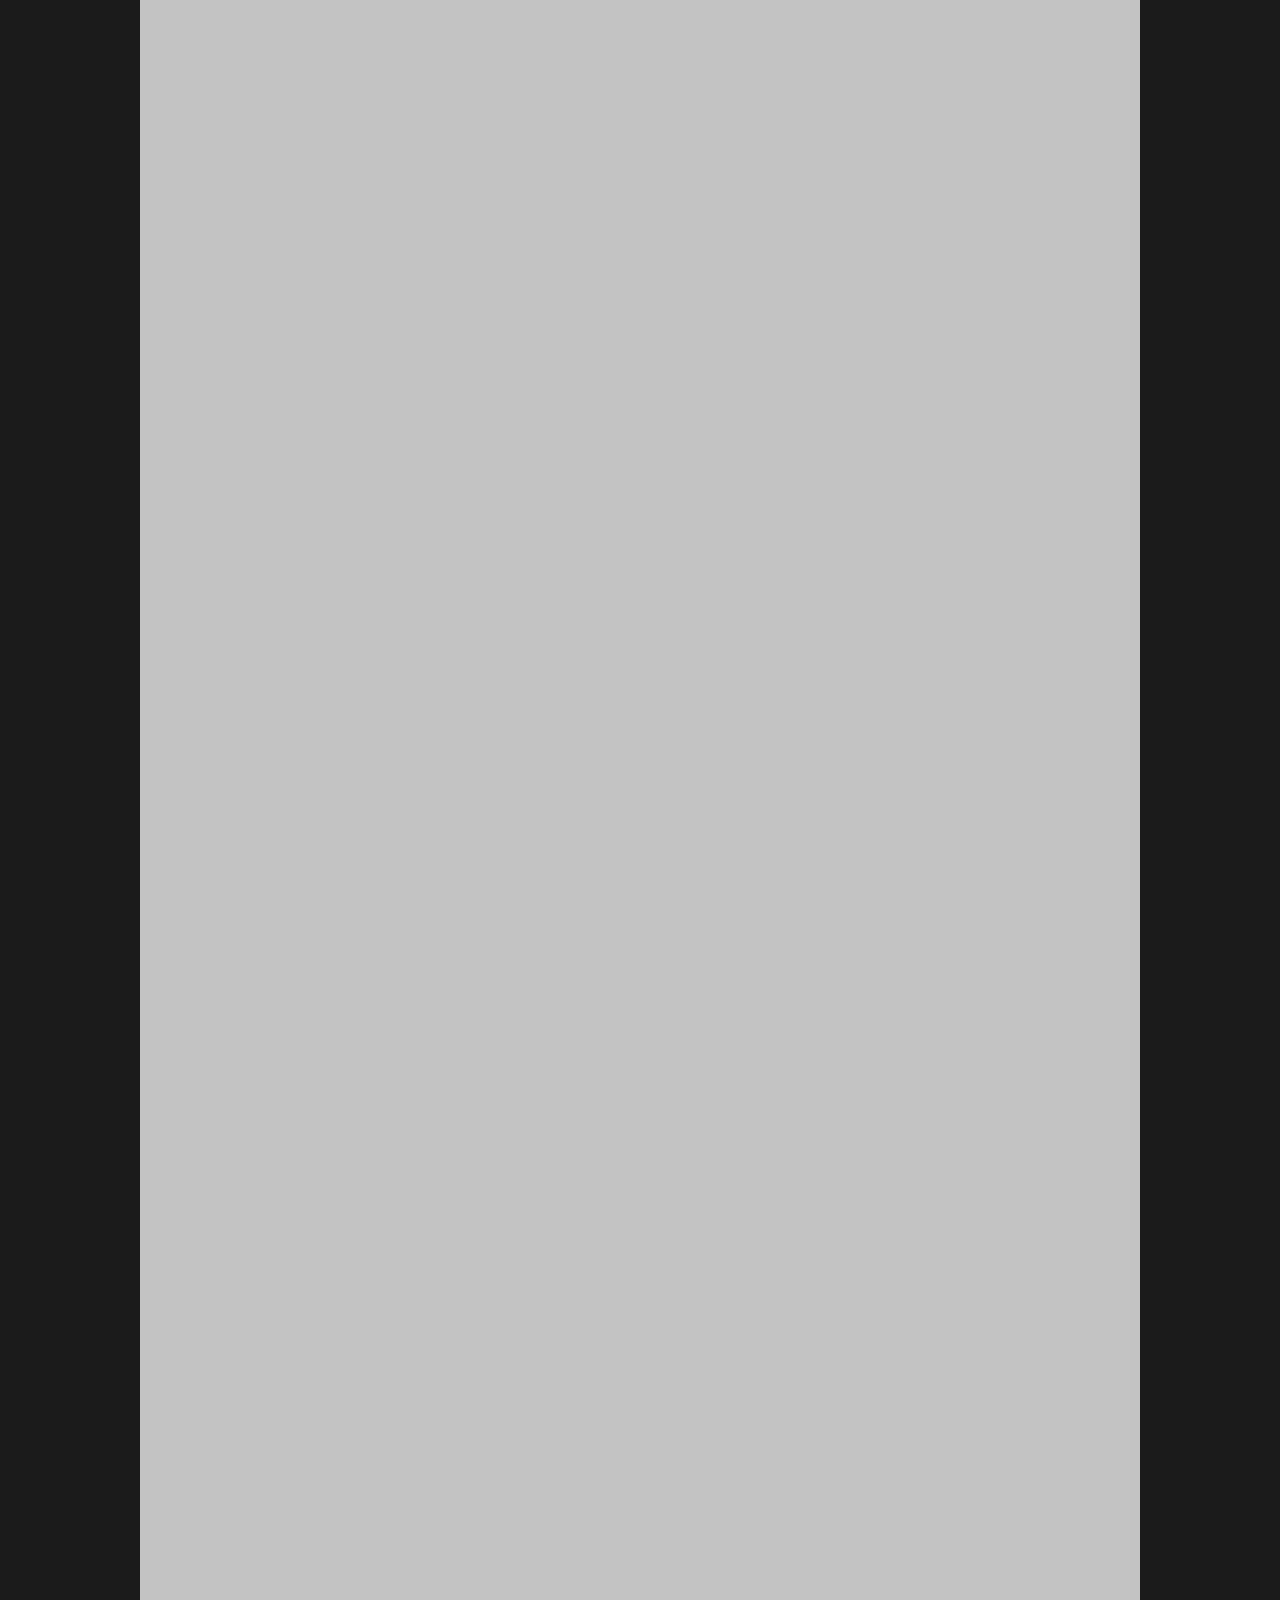
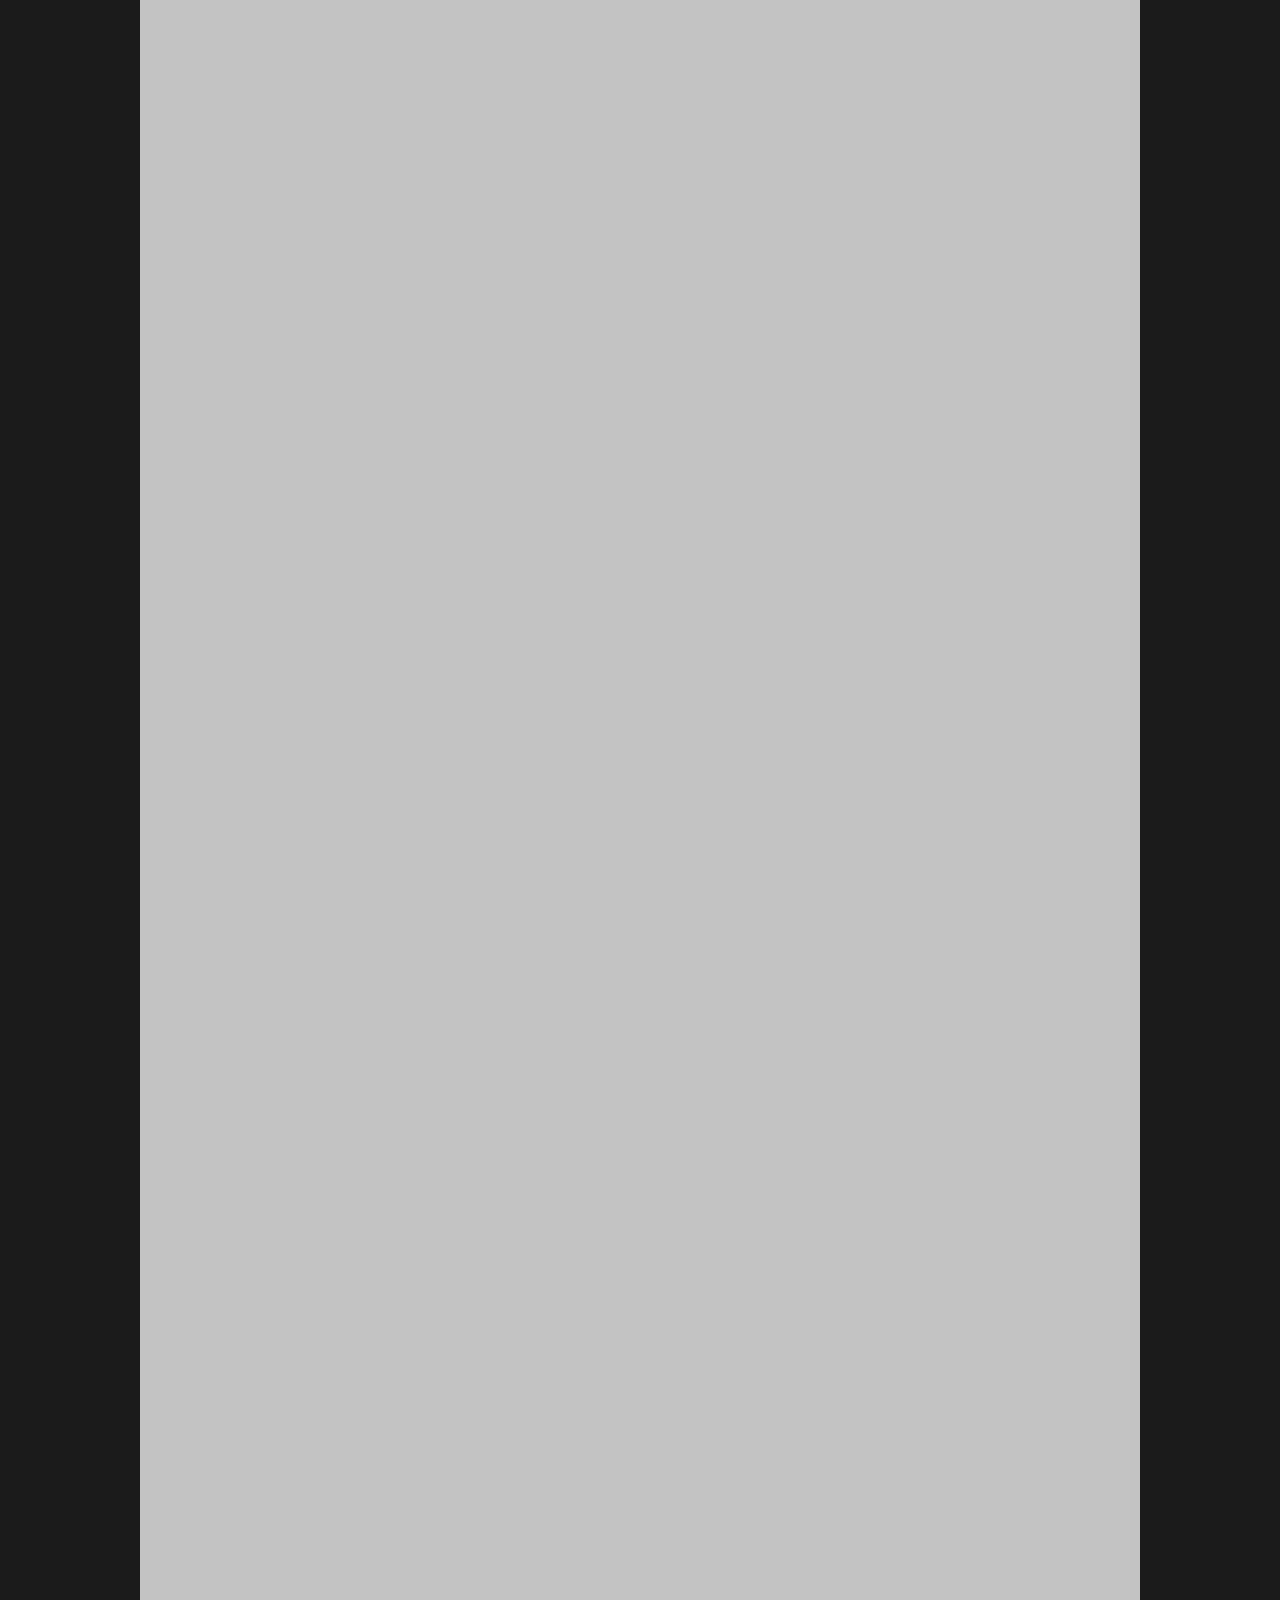
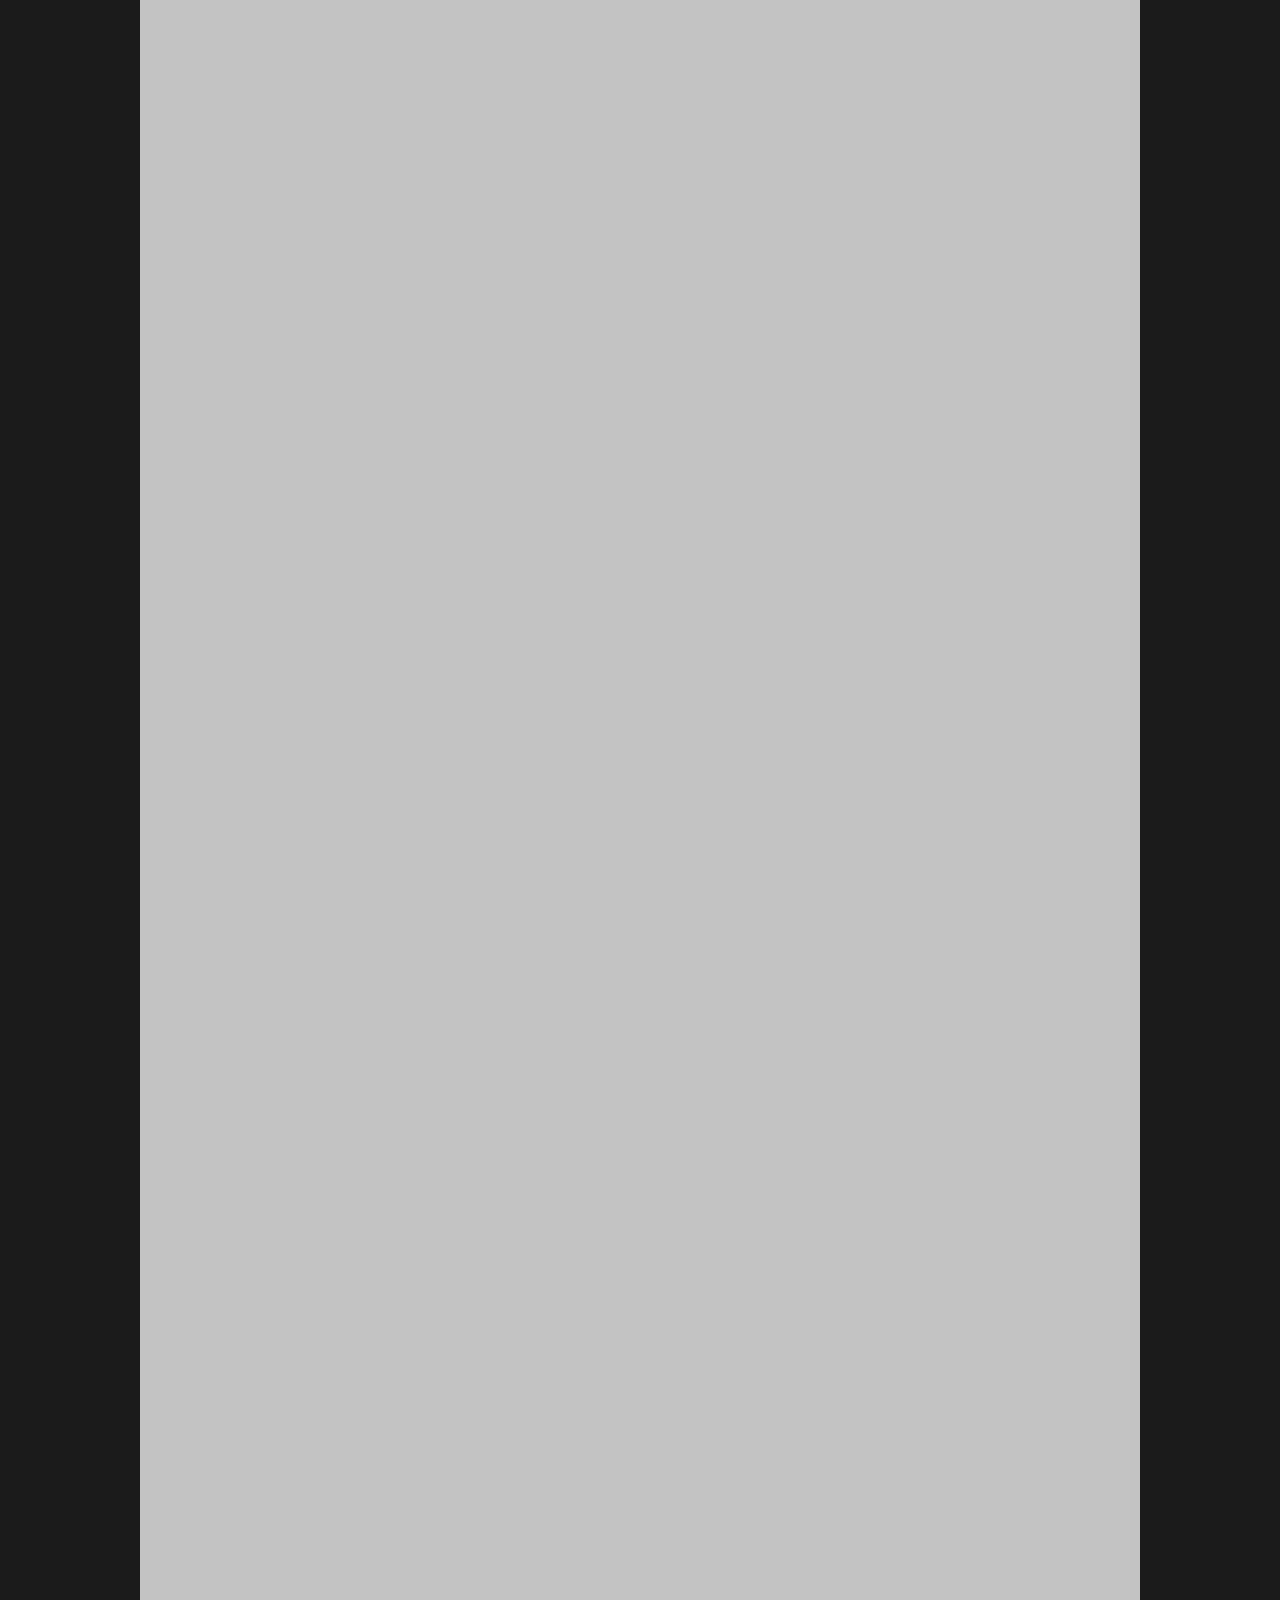
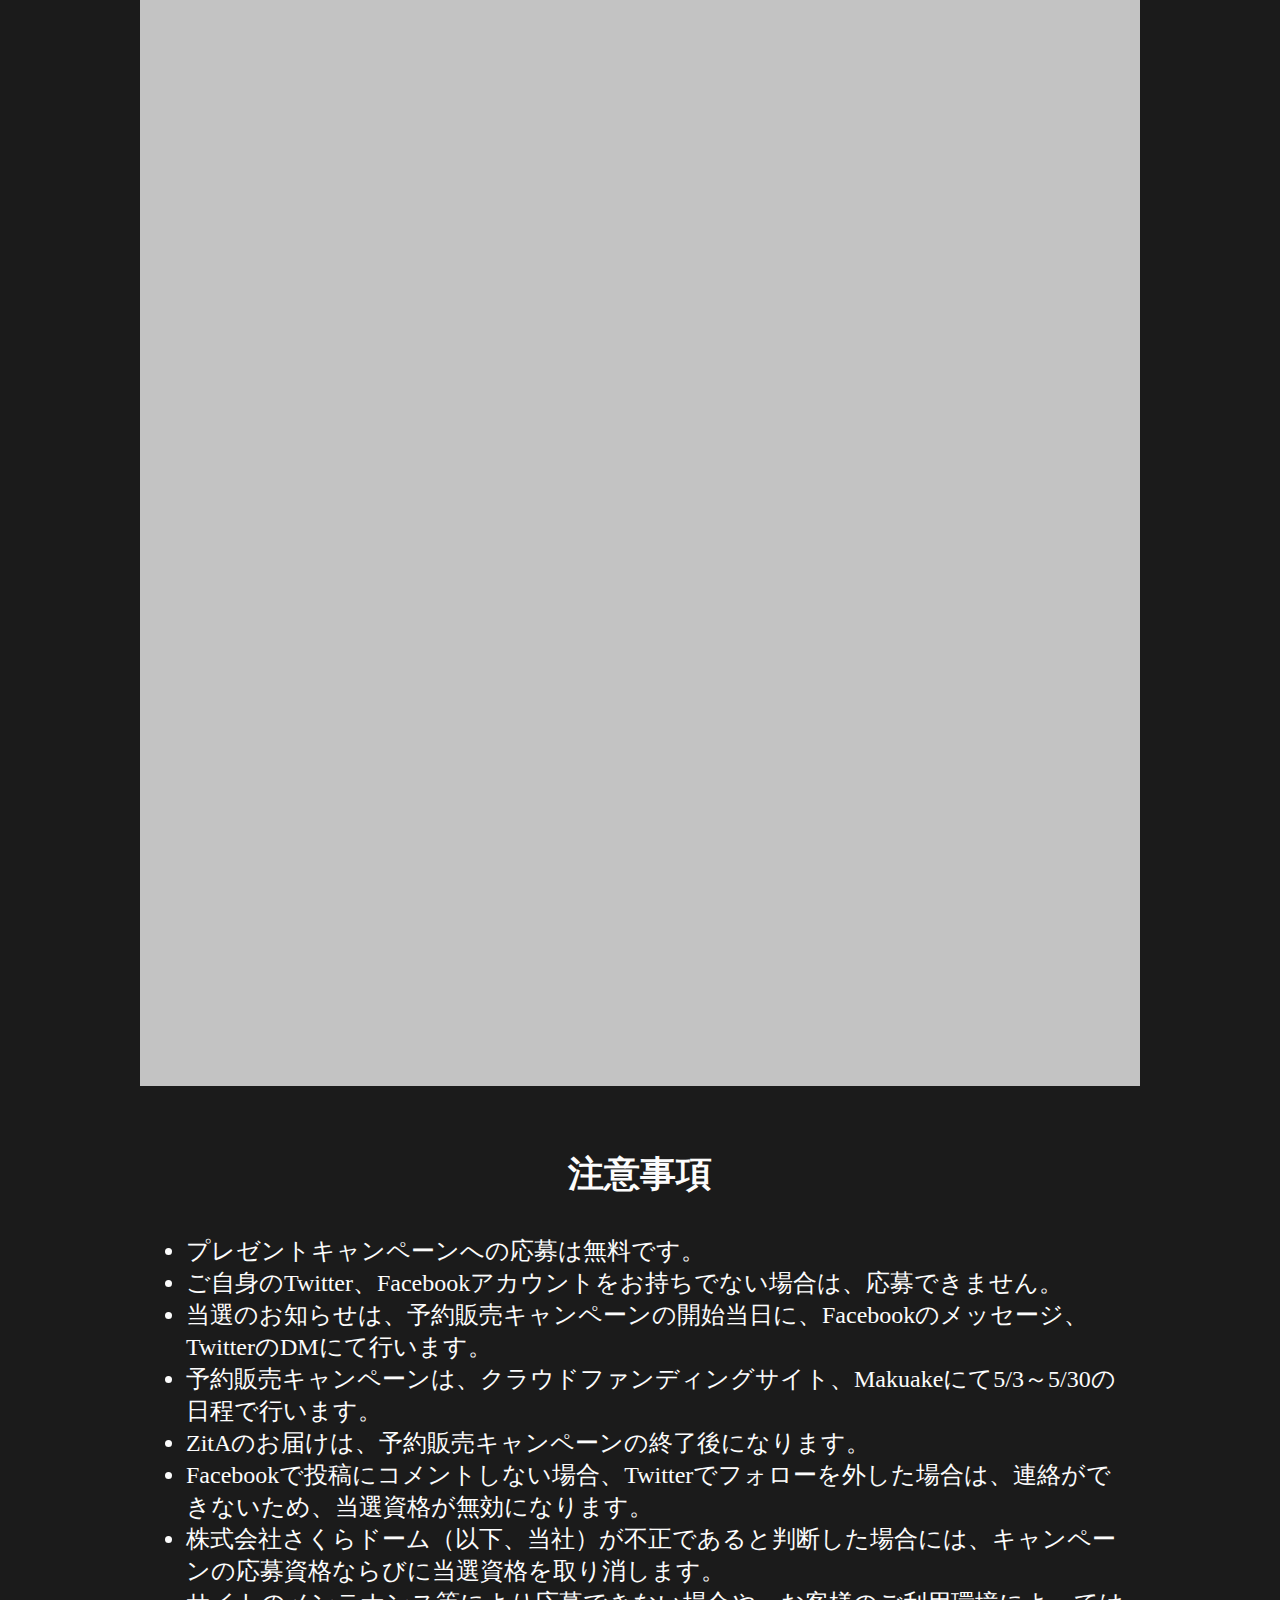
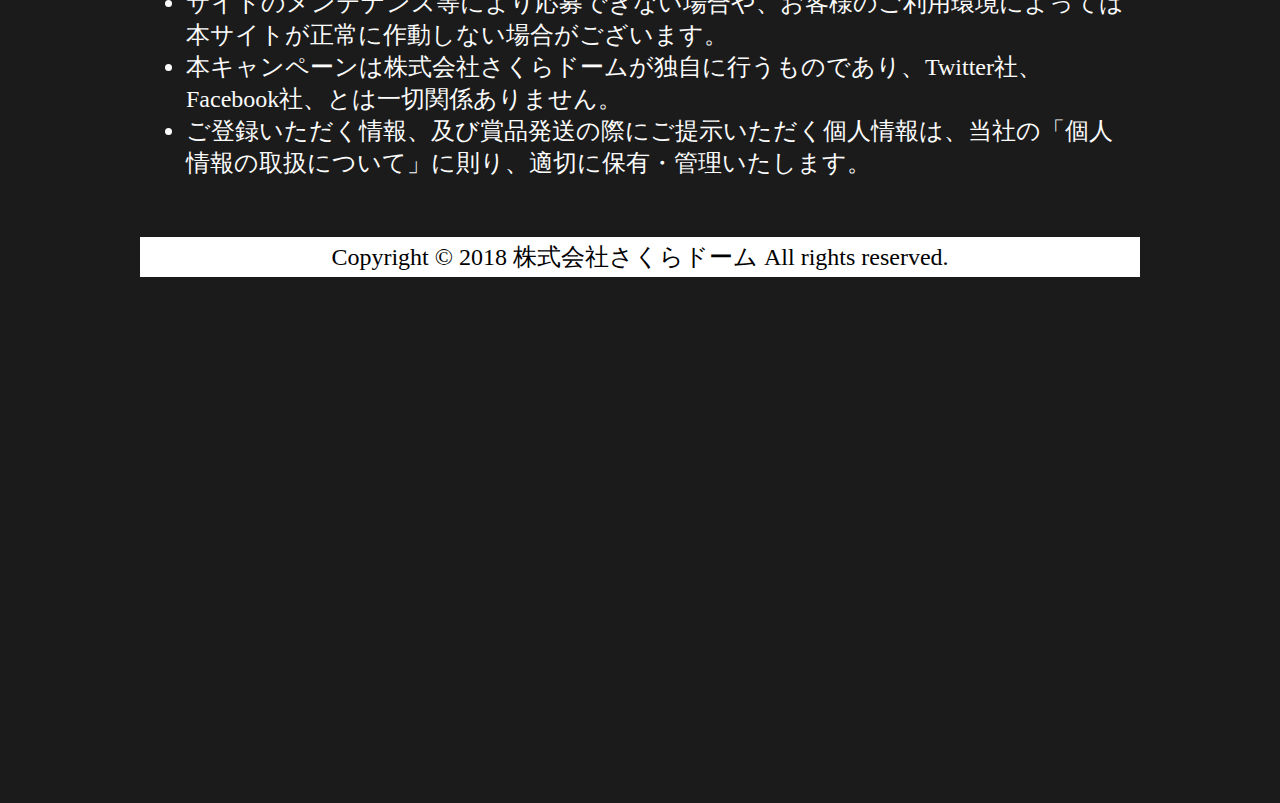
<file: campaign/530pre2.html>
﻿<!DOCTYPE html>
<html>
<head>
<meta charset="utf-8">
<meta name="viewport" content="width=device-width, initial-scale=1">
<title>Zita6台無料キャンペーン</title>
<link rel="stylesheet" href="../css/style.css">
<!-- Google Tag Manager -->
<script>
(function(w,d,s,l,i){w[l]=w[l]||[];w[l].push({'gtm.start':
new Date().getTime(),event:'gtm.js'});var f=d.getElementsByTagName(s)[0],
j=d.createElement(s),dl=l!='dataLayer'?'&l='+l:'';j.async=true;j.src=
'https://www.googletagmanager.com/gtm.js?id='+i+dl;f.parentNode.insertBefore(j,f);
})(window,document,'script','dataLayer','GTM-5X3DXXQ');
</script>
<!-- End Google Tag Manager -->
</head>
<body>
<!-- Google Tag Manager (noscript) -->
<noscript>
    <iframe src="https://www.googletagmanager.com/ns.html?id=GTM-5X3DXXQ" height="0" width="0" style="display:none;visibility:hidden"></iframe>
</noscript>
<!-- End Google Tag Manager (noscript) -->
<div class="main_area">
	<div>
		<img class="lazy" src="../img/pg2_2.jpg" style="margin-top: 0.9em;">
		<img class="lazy" src="../img/pg2_3.jpg" >
		<img class="lazy" src="../img/pg2_4.jpg" >
		<img id="btn1" class="lazy" src="../img/pg2_5.jpg" >
		<img class="lazy" src="../img/pg2_6.jpg" >
		<img id="btn2" class="lazy" data-original="../img/pg2_7.jpg" >
		<img class="lazy" data-original="../img/pg2_8.jpg" >
		<img class="lazy" data-original="../img/pg2_9.jpg" >
		<img class="lazy" data-original="../img/pg2_10.jpg" >
		<img id="btn3" class="lazy" data-original="../img/pg2_11.jpg" >
		<img class="lazy" data-original="../img/pg2_12.jpg" >
		<img id="btn4" class="lazy" data-original="../img/pg2_13.jpg" >
		<img class="lazy" data-original="../img/pg2_14.jpg" >
		<img class="lazy" data-original="../img/pg2_15.jpg" >
	</div>
	<div class="note">
		<h2>注意事項</h2>
		<ul>
			<li>プレゼントキャンペーンへの応募は無料です。</li>
			<li>ご自身のTwitter、Facebookアカウントをお持ちでない場合は、応募できません。</li>
			<li>当選のお知らせは、予約販売キャンペーンの開始当日に、Facebookのメッセージ、TwitterのDMにて行います。</li>
			<li>予約販売キャンペーンは、クラウドファンディングサイト、Makuakeにて5/3～5/30の日程で行います。</li>
			<li>ZitAのお届けは、予約販売キャンペーンの終了後になります。</li>
			<li>Facebookで投稿にコメントしない場合、Twitterでフォローを外した場合は、連絡ができないため、当選資格が無効になります。</li>
			<li>株式会社さくらドーム（以下、当社）が不正であると判断した場合には、キャンペーンの応募資格ならびに当選資格を取り消します。</li>
			<li>サイトのメンテナンス等により応募できない場合や、お客様のご利用環境によっては本サイトが正常に作動しない場合がございます。</li>
			<li>本キャンペーンは株式会社さくらドームが独自に行うものであり、Twitter社、Facebook社、とは一切関係ありません。</li>
			<li>ご登録いただく情報、及び賞品発送の際にご提示いただく個人情報は、当社の「<a href="https://sakuradome-direct.com/top/privacy/" target="_blank">個人情報の取扱について</a>」に則り、適切に保有・管理いたします。</li>
		</ul>
	</div>
	<div class="footer">
		<div class="copyright">
			<p>Copyright © 2018 株式会社さくらドーム All rights reserved.</p>
		</div>
	</div>
</div>

<script src="../js/jquery-3.3.1.min.js"></script>
<script src="../js/jquery.lazyload.min.js"></script>
<script>
$(document).ready(function(){
	$("img.lazy").lazyload({ threshold :700});
	
	$("#btn1").click(function(){
		window.location.href="https://twitter.com/sakuradome";
	});
	$("#btn2").click(function(){
		window.location.href="https://twitter.com/sakuradome/status/987120158672998400";
	});
	$("#btn4").click(function(){
		// FaceBook
		window.location.href="https://www.facebook.com/zita53/";
	});
});
</script>
</body>
</html>
</file>
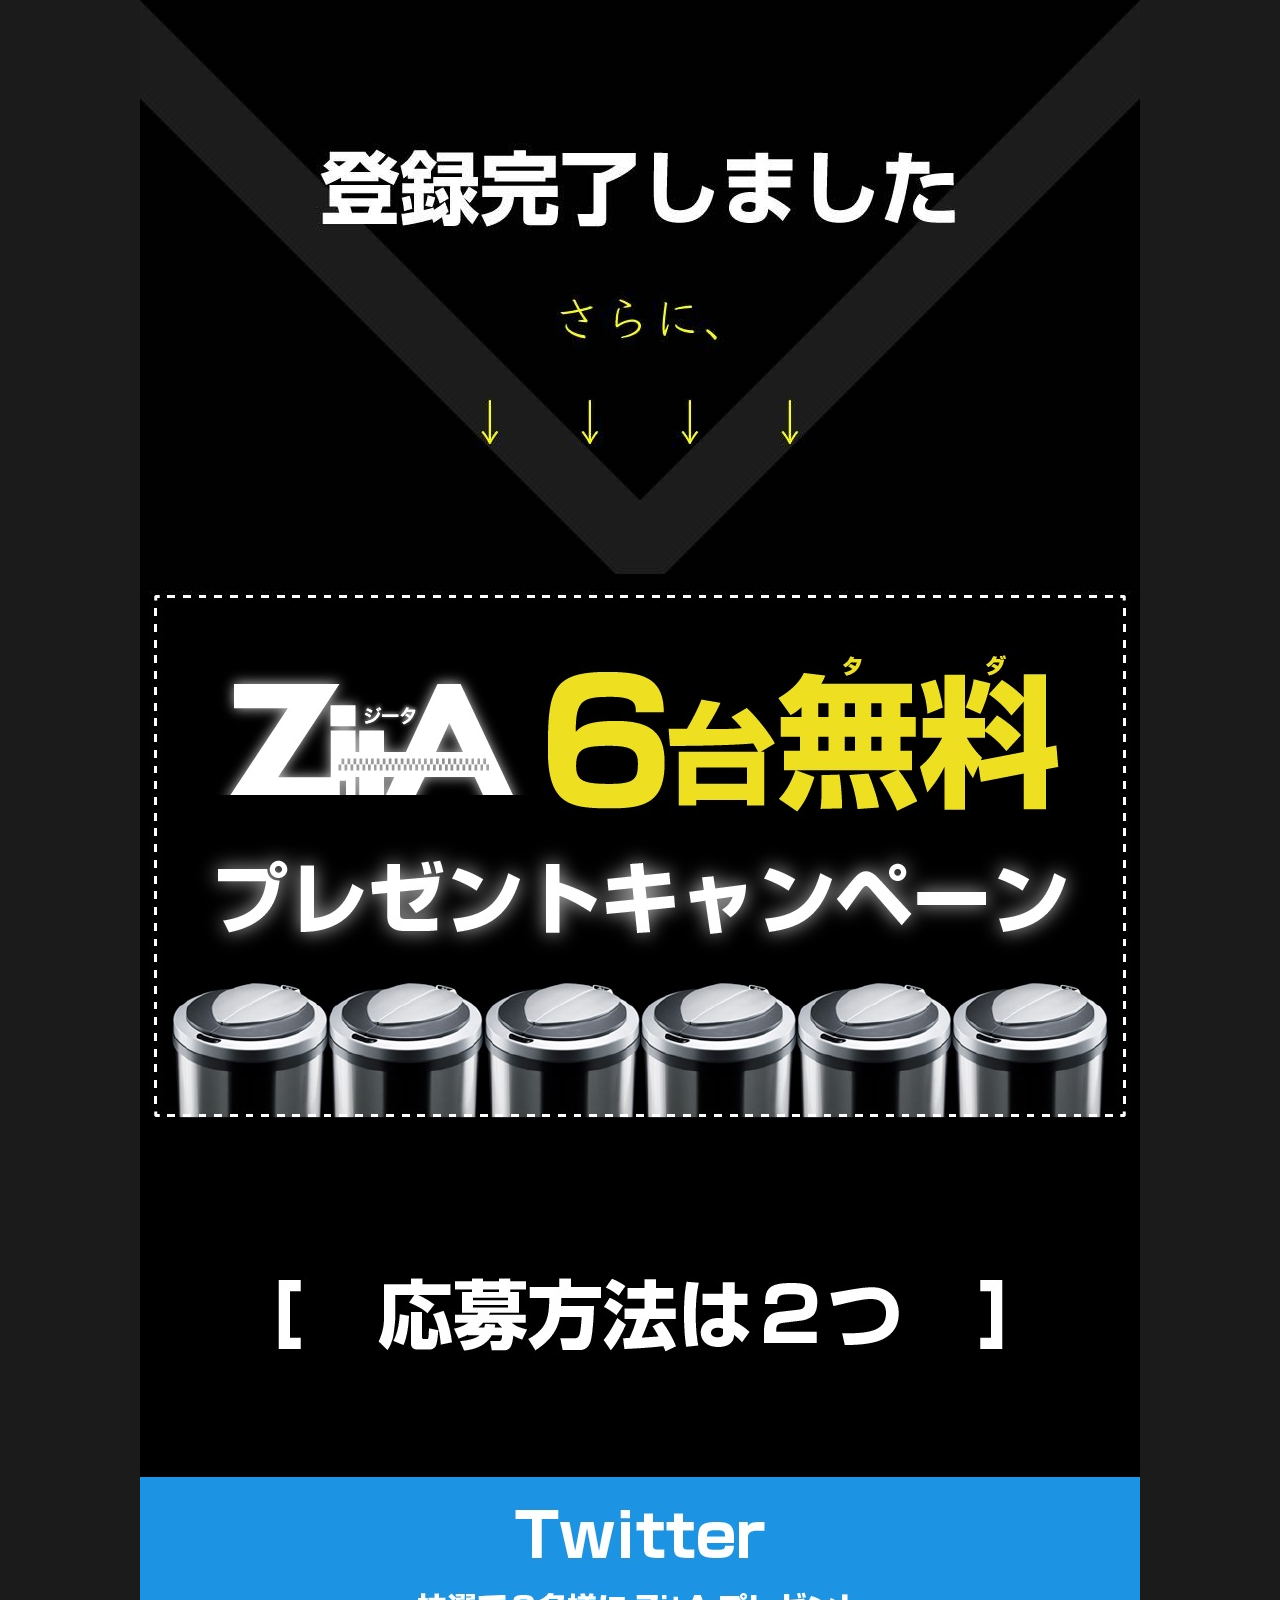
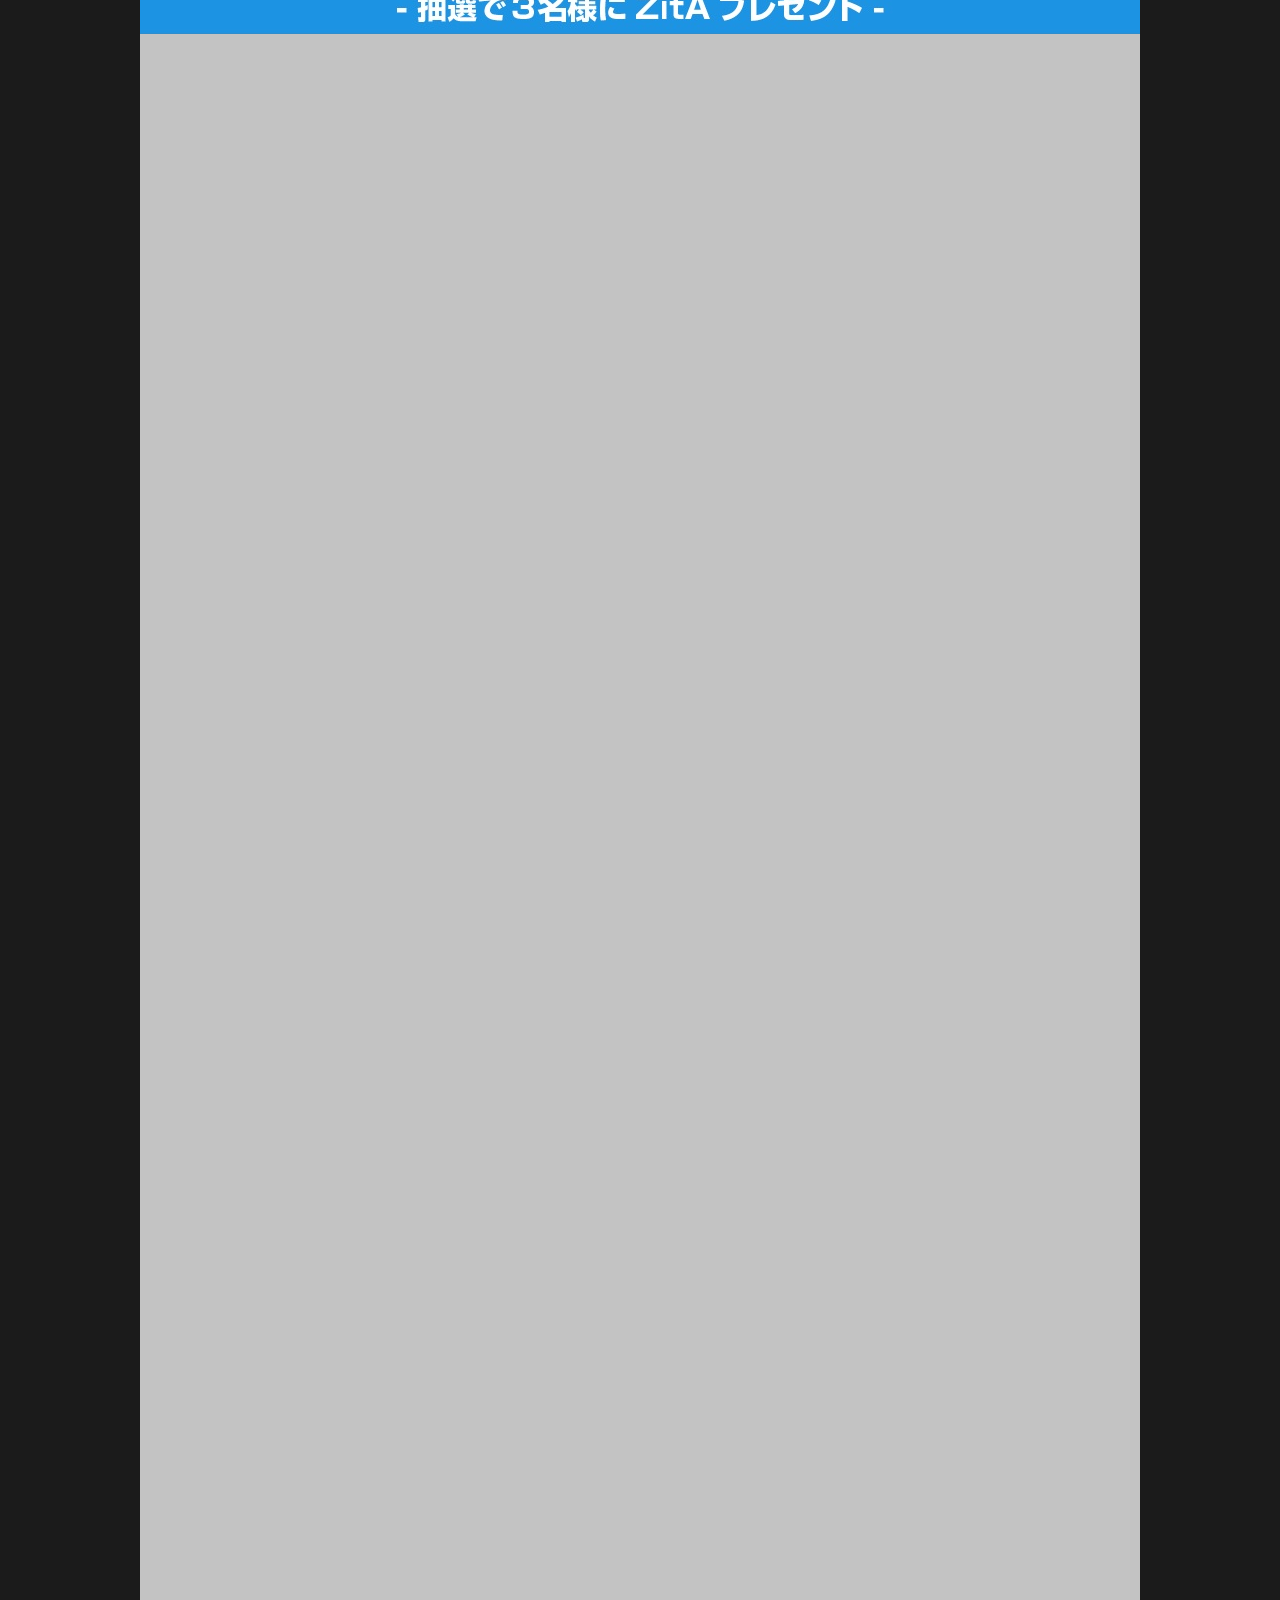
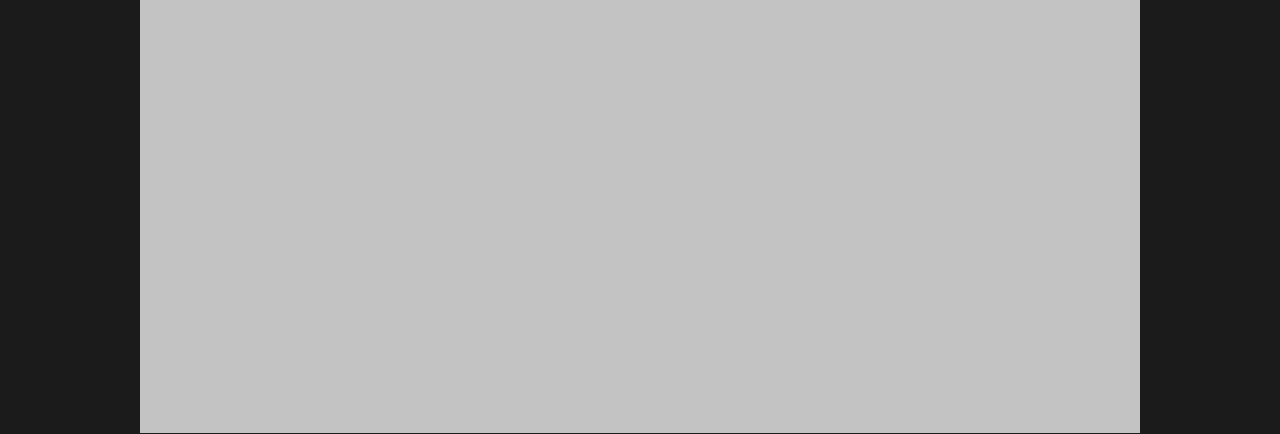
<file: html/complete.html>
﻿
<!DOCTYPE html>
<html>
<head>
<meta charset="utf-8">
<title>登録完了しました</title>
<link rel="stylesheet" href="../css/style.css">
</head>
<body>
<div class="main_area">
	<div>
		<img class="lazy" src="../img/pg2_1.jpg" >
		<img class="lazy" data-original="../img/pg2_2.jpg" >
		<img class="lazy" data-original="../img/pg2_3.jpg" >
		<img class="lazy" data-original="../img/pg2_4.jpg" >
		<img class="lazy" data-original="../img/pg2_5.jpg" >
	</div>
</div>

<script src="../js/jquery-3.3.1.min.js"></script>
<script src="../js/jquery.lazyload.min.js"></script>
<script>
$(document).ready(function(){
	$("img.lazy").lazyload({ threshold :700});
});
</script>
</body>
</html>
</file>
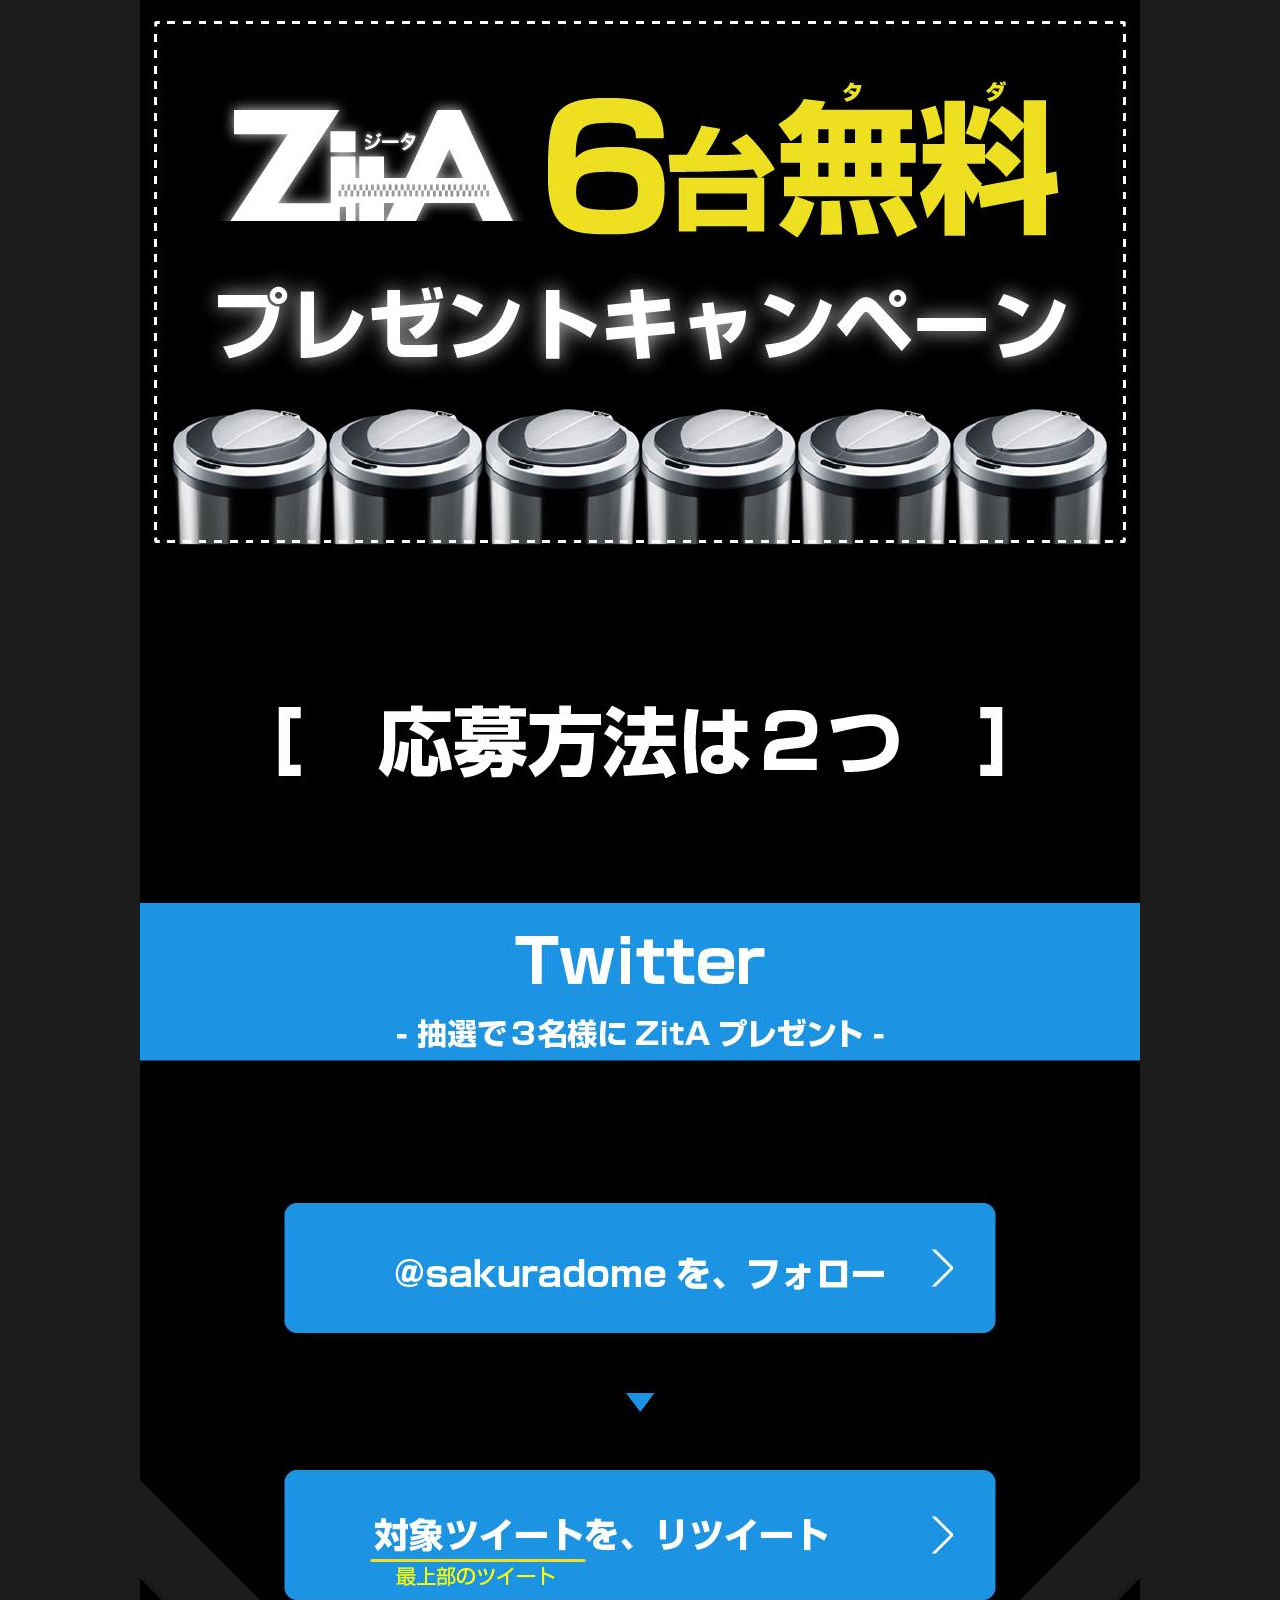
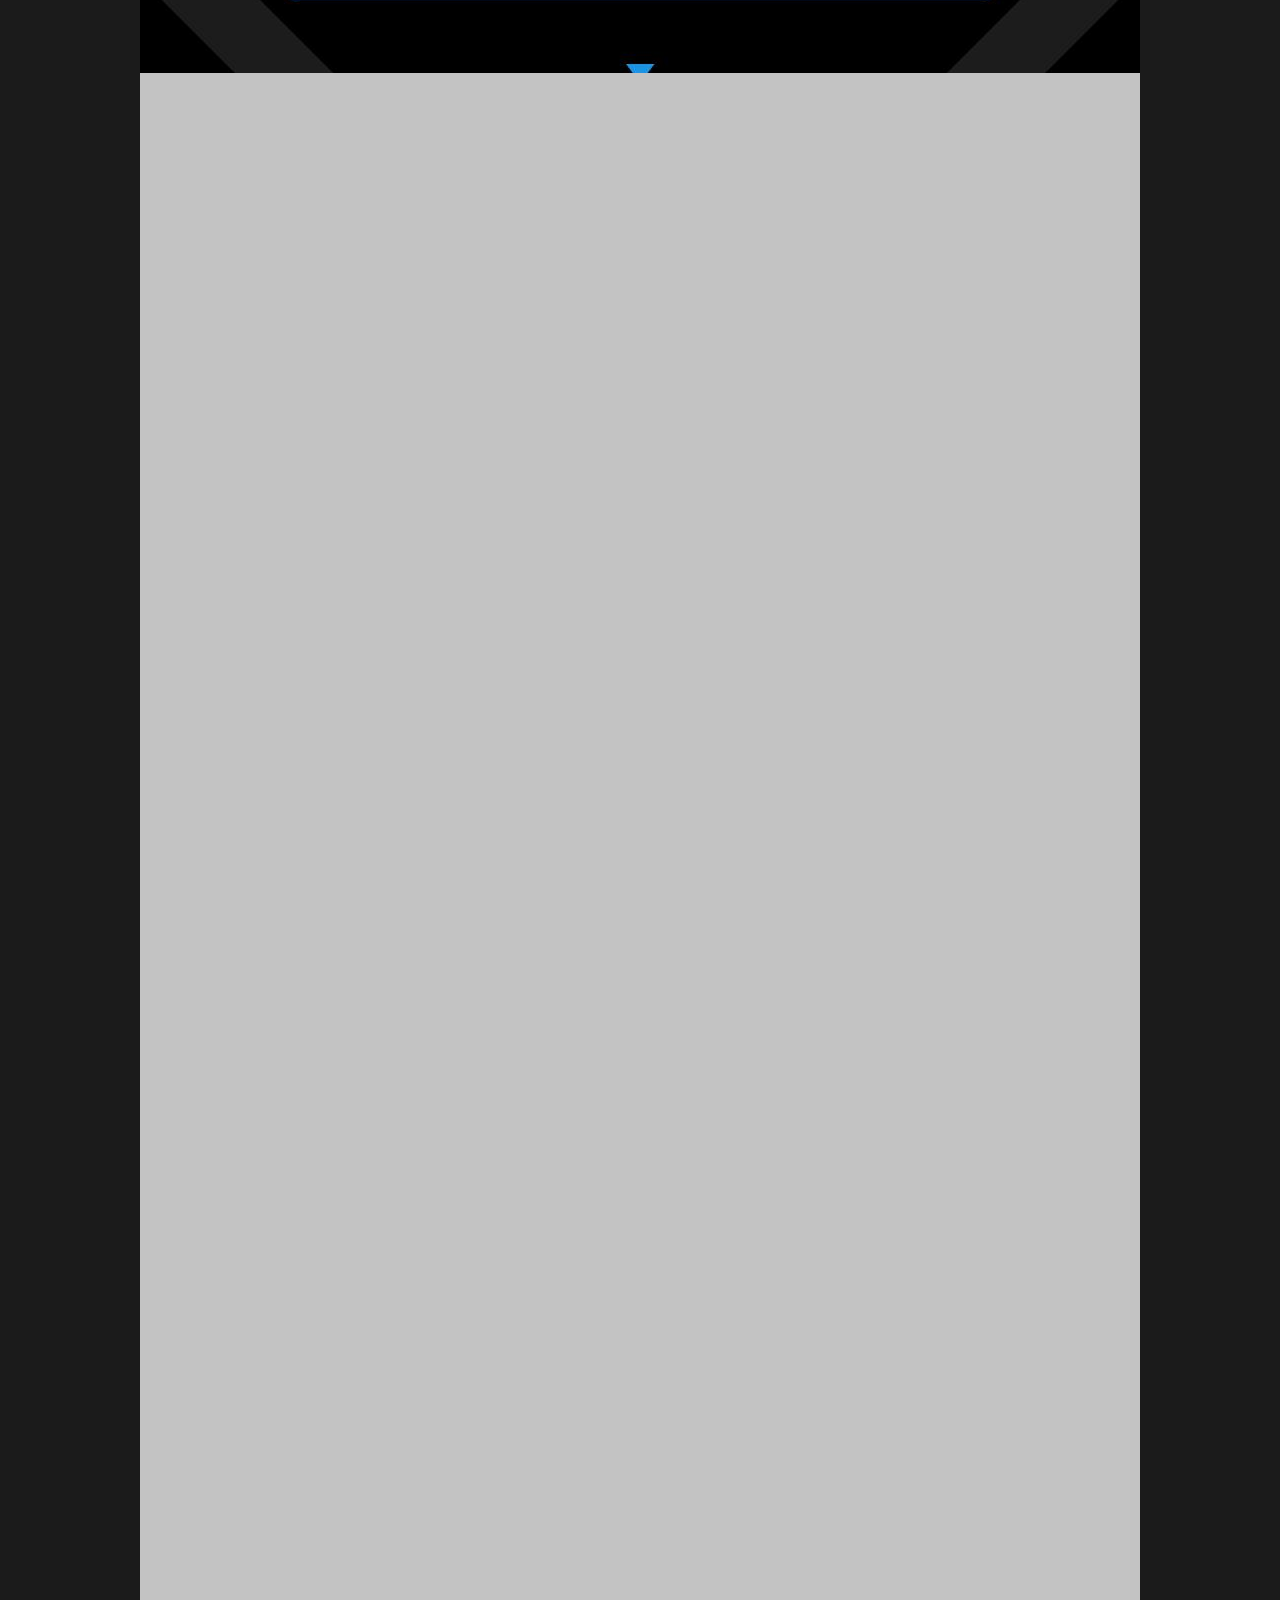
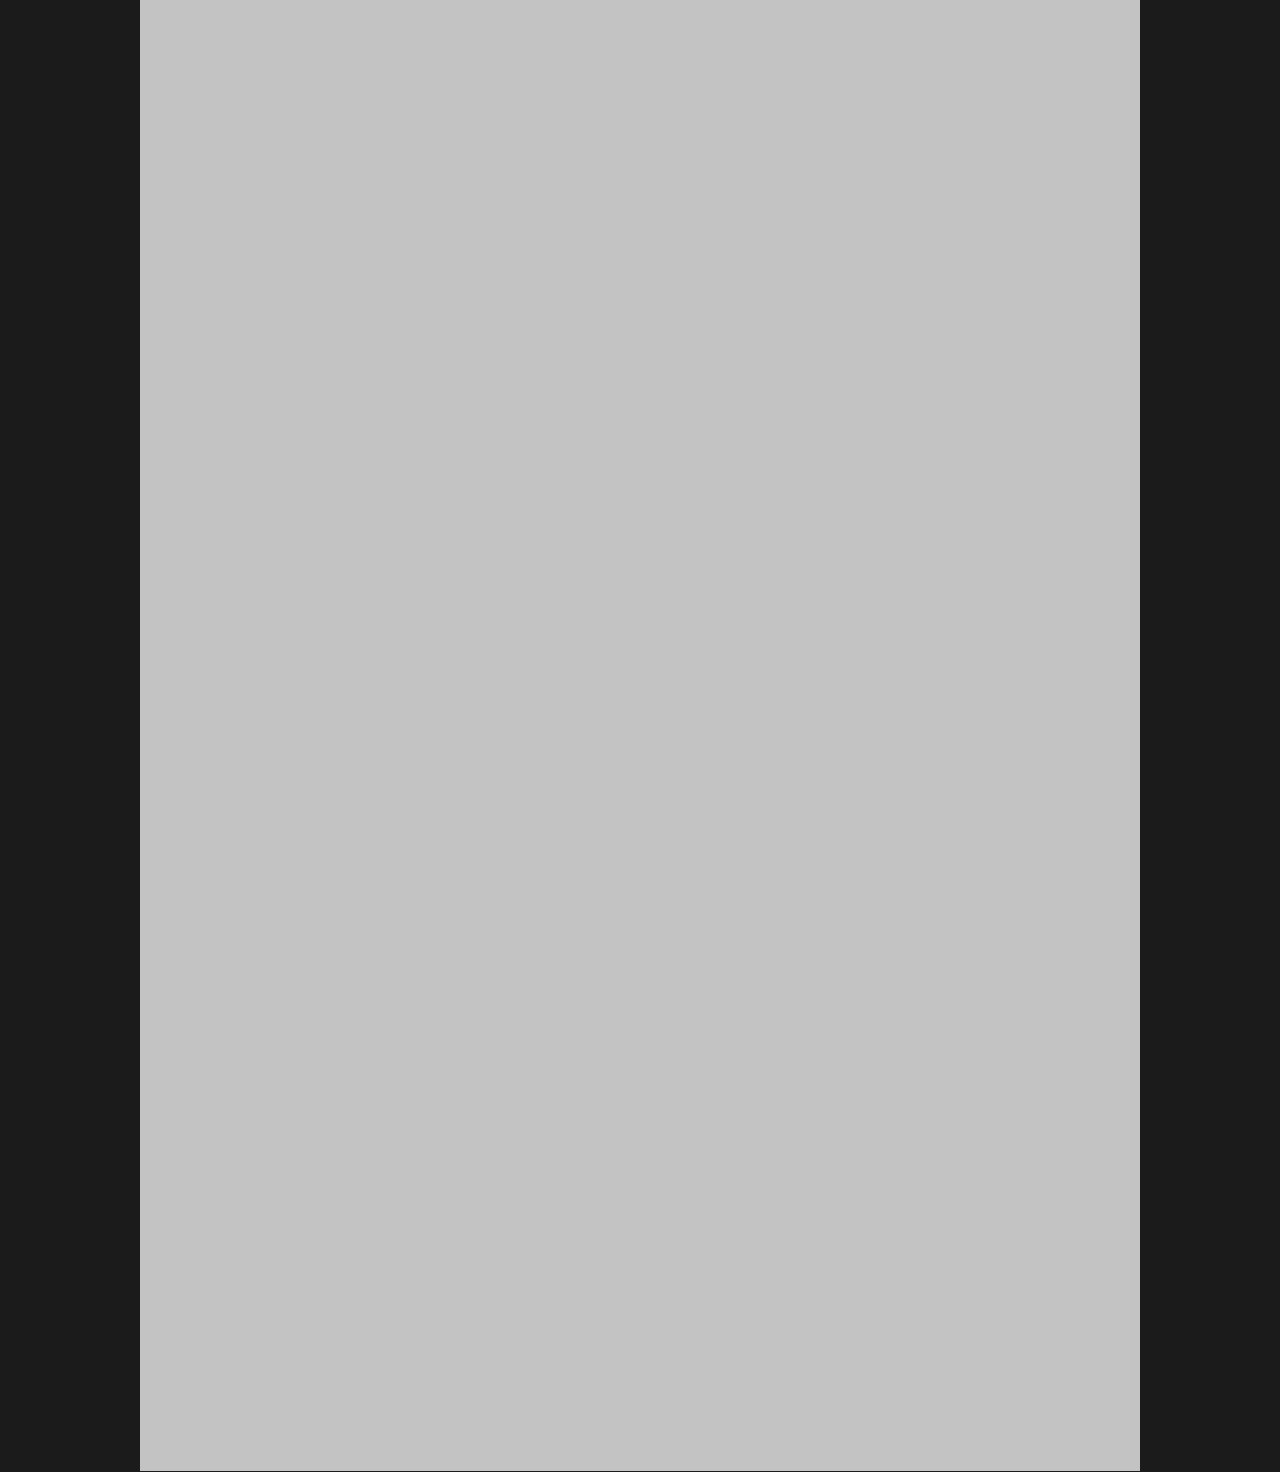
<file: html/method.html>
﻿
<!DOCTYPE html>
<html>
<head>
<meta charset="utf-8">
<title>応募方法</title>
<link rel="stylesheet" href="../css/style.css">
</head>
<body>
<div class="main_area">
	<div>
		<img class="lazy" src="../img/pg3_1.jpg" >
		<img class="lazy" data-original="../img/pg3_2.jpg" >
		<img class="lazy" data-original="../img/pg3_3.jpg" >
		<img class="lazy" data-original="../img/pg3_4.jpg" >
		<img class="lazy" data-original="../img/pg3_5.jpg" >
	</div>
</div>

<script src="../js/jquery-3.3.1.min.js"></script>
<script src="../js/jquery.lazyload.min.js"></script>
<script>
$(document).ready(function(){
	$("img.lazy").lazyload({ threshold :700});
});
</script>
</body>
</html>
</file>
<file: css/style.css>
body{
	background: #1b1b1b;
	font-family: 'Source Sans Pro';
	margin: 0;
    font-weight: 400;
}

img { 
	-webkit-touch-callout: none;
}

a {
	color: #fcfcfc
}

a:hover {
	color: #007acc;
}

.main_area {
	width: 1000px;
	margin: 0px auto;
	position: relative;
}

.bd_img {
	width: 500px;
	display: -webkit-box;
	display: block;
	margin: 0 auto;
}

.btn_ul {
	list-style: none;
	text-align: center;
}

.btn_li {
	display: inline;
	margin-left: 20px;
}

.btn {
    width: 26%;
    border-radius: 6px;
    border: 0px;
    cursor: pointer;
    margin-left: 2.5%;
    background-size: cover !important;
    line-height: 5em;
}

.header_div {
	height: 300px;
}

a:link {
	text-decoration: none;
}

.blue {
	background: url(../img/btn_blue22.png) no-repeat center center;
}

.btn_blue {
	background: url(../img/btn_blue24.png) no-repeat center center;
	border-radius: 6px;
	border: 0px;
	cursor: pointer;
	background-size: cover !important;
    width: 50%;
    line-height: 7em;
}

.btn_green {
	background: url(../img/btn_green24.png) no-repeat center center;
	border-radius: 6px;
	border: 0px;
	cursor: pointer;
	background-size: cover !important;
    width: 50%;
    line-height: 7em;
}

.btn_red {
	background: url(../img/btn_red24.png) no-repeat center center;
	border-radius: 6px;
	border: 0px;
	cursor: pointer;
	background-size: cover !important;
    width: 50%;
    line-height: 7em;
}

.bg_black{
	background: black;
}

.green {
	background: url(../img/btn_green22.png) no-repeat center center;
}

.red {
	background: url(../img/btn_red22.png) no-repeat center center;
}

.center {
	text-align: center;
}

.btn_area {
	position: absolute;
	width: 100%;
	margin-left: -1%;
}

.lazy {
	width: 1000px;
	display: block;
	display: -webkit-box;
	margin: -1px auto 0px auto;
}

.footer {
	width: 100%;
	background: white;
}

.footer .copyright {
	text-align: center;
	margin: 0;
	color: black;
    line-height: 1.7em;
}

.mail{
    height: 1.5em;
    width: 70%;
    border-radius: 5px;
    border: 0px;
    font-size: 1.5em;
    text-align: center;
    line-height: 1.5em;
}

.note{
	color: #fcfcfc;
	padding: 10px;
}

.note h2{
	text-align: center;
    margin-top: 1.5em;
    margin-bottom: 1em;
}

.note ul{
    padding-left: 1.5em;
}

#btn1,#btn2,#btn4{
	cursor: pointer;
}

@media only screen and (max-width:750px) {
	.main_area {
		width: 100% !important;
	}
	.lazy {
		width: 100% !important;
	}
	.btn_blue {
		line-height: 3.5em
	}
	.btn_green {
		line-height: 3.5em
	}
	.btn_red {
		line-height: 3.5em
	}
}

@media only screen and (min-width: 316px){ html { font-size: 62.5% !important;} .btn {line-height: 2.5em;} } 
@media only screen and (min-width: 640px){ html { font-size: 125% !important;} .btn {line-height: 4em;} } 
@media only screen and (min-width: 750px){ html { font-size: 150% !important; } .btn {line-height: 5em;}}
</file>
